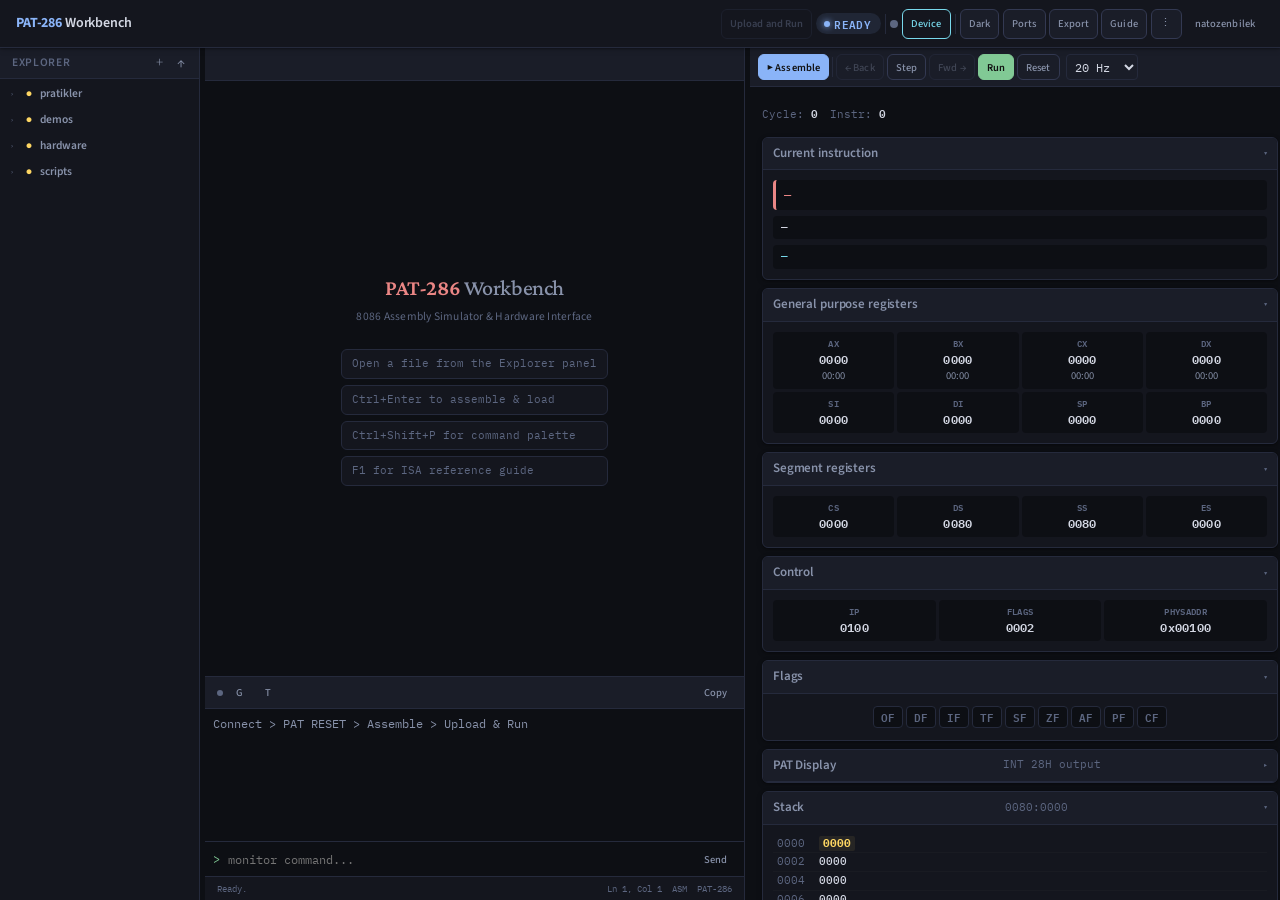
<file: pat286/index.html>
<!DOCTYPE html>
<html lang="en">
<head>
<meta charset="UTF-8">
<meta name="viewport" content="width=device-width, initial-scale=1.0">
<title>PAT-286 Workbench</title>
<link href="https://fonts.googleapis.com/css2?family=IBM+Plex+Mono:wght@400;500;600;700&family=Crimson+Pro:ital,wght@0,400;0,500;0,600;1,400&family=Source+Sans+3:wght@400;500;600;700;800&display=swap" rel="stylesheet">
<link rel="stylesheet" href="styles/variables.css?v=13">
<link rel="stylesheet" href="styles/base.css?v=13">
<link rel="stylesheet" href="styles/editor.css?v=13">
<link rel="stylesheet" href="styles/panels.css?v=13">
<link rel="stylesheet" href="styles/peripherals.css?v=13">
<link rel="stylesheet" href="styles/modals.css?v=13">
<link rel="stylesheet" href="styles/terminal.css?v=13">
<link rel="stylesheet" href="styles/utilities.css?v=13">
</head>
<body>
<header class="hd" role="banner">
  <h1><b>PAT-286</b> Workbench</h1>
  <nav class="hd-r" aria-label="Main actions">
    <button class="b b-upload" id="uploadBtn" onclick="uploadProgram()" data-tip="Upload and run on physical device">Upload and Run</button>
    <span class="pill p-rdy" id="st" role="status">READY</span>
    <div class="sep"></div>
    <span class="serial-dot" id="serialDot"></span>
    <button class="b b-serial" id="serialBtn" onclick="serialConnect()" data-tip="USB serial connection">Device</button>
    <div class="sep"></div>
    <button class="b b-out" id="themeBtn" onclick="toggleTheme()" data-tip="Toggle light/dark theme">Dark</button>
    <span class="hd-overflow-group">
      <button class="b b-out" onclick="openPorts()" data-tip="MUART Port Settings">Ports</button>
      <button class="b b-out" onclick="openExport()" data-tip="Export/Import hex">Export</button>
      <button class="b b-out" onclick="openGuide()" data-tip="ISA Reference (F1)">Guide</button>
    </span>
    <span class="hd-overflow">
      <button class="b b-out hd-overflow-btn" onclick="toggleOverflowMenu()" data-tip="More actions">&#8942;</button>
      <div class="hd-overflow-menu" id="overflowMenu">
        <button class="b" onclick="openPorts();toggleOverflowMenu()">Ports</button>
        <button class="b" onclick="openExport();toggleOverflowMenu()">Export / Import</button>
        <button class="b" onclick="openGuide();toggleOverflowMenu()">ISA Guide</button>
      </div>
    </span>
    <a href="../index.html" class="b hd-home-link" data-tip="Back to main site">natozenbilek</a>
  </nav>
</header>
<div class="mn" role="main">
  <!-- LEFT PANEL: FILE BROWSER -->
  <aside class="lp" role="navigation" aria-label="File browser">
    <div class="file-browser">
      <div class="file-browser-hd">
        <span>Explorer</span>
        <div class="fb-hd-btns">
          <button class="b fb-new-btn" onclick="newEmptyFile()" data-tip="New file">+</button>
          <input type="file" id="openFile" accept=".asm,.c,.cpp,.py,.java,.go,.txt" style="display:none" onchange="openLocalFile(this)">
          <button class="b fb-open-btn" onclick="document.getElementById('openFile').click()" data-tip="Open file from PC">&#8593;</button>
        </div>
      </div>
      <div class="fb-tree" id="fbTree" role="tree"></div>
    </div>
  </aside>

  <!-- EDITOR -->
  <section class="ep" aria-label="Editor">
    <div class="tab-bar-wrap">
      <div class="tab-bar" id="tabBar" role="tablist"></div>
    </div>
    <div class="breadcrumb" id="breadcrumb" hidden aria-label="File path"></div>
    <div class="error-banner" id="errorBanner" hidden role="alert">
      <span id="errorMsg"></span>
      <span class="error-banner-close" onclick="document.getElementById('errorBanner').hidden=true" aria-label="Dismiss">&times;</span>
    </div>
    <div class="ew">
      <div class="ln" id="lns" aria-hidden="true"></div>
      <div class="ed-wrap">
        <div id="edCurLine" hidden></div>
        <div id="edHL" aria-hidden="true"></div>
        <div id="edGhost" hidden aria-hidden="true"></div>
        <textarea id="ed" class="hl-active" spellcheck="false" autocomplete="off" placeholder="; 8086 Assembly — PAT-286" aria-label="Code editor"></textarea>
      </div>
      <div id="edWelcome" class="ed-welcome" hidden>
        <div class="ew-inner">
          <h2><b>PAT-286</b> Workbench</h2>
          <p class="ew-sub">8086 Assembly Simulator &amp; Hardware Interface</p>
          <div class="ew-actions">
            <div class="ew-hint">Open a file from the Explorer panel</div>
            <div class="ew-hint">Ctrl+Enter to assemble &amp; load</div>
            <div class="ew-hint">Ctrl+Shift+P for command palette</div>
            <div class="ew-hint">F1 for ISA reference guide</div>
          </div>
        </div>
      </div>
    </div>
    <!-- Terminal (always open) -->
    <div class="term open" id="termPanel">
      <div class="term-pane" id="termSerial">
        <div class="term-serial-ctrls">
          <span class="serial-dot-sm" id="serialDot2"></span>
          <button class="b" onclick="sendGo()">G</button>
          <button class="b" onclick="sendTrace()">T</button>
          <span class="flex-spacer"></span>
          <button class="b" onclick="copySerialLog()">Copy</button>
        </div>
        <div class="term-output" id="serialLog">Connect > PAT RESET > Assemble > Upload &amp; Run</div>
        <div class="term-input-row">
          <span class="term-prompt">&gt;</span>
          <input id="serialInput" type="text" class="term-input" placeholder="monitor command..." onkeydown="if(event.key==='Enter')serialTermSend()" aria-label="Serial terminal input">
          <button class="b" onclick="serialTermSend()">Send</button>
        </div>
      </div>
    </div>
    <div class="status-bar" role="contentinfo">
      <div class="sb-left">
        <span class="sb-item sb-log" id="log">Ready.</span>
      </div>
      <div class="sb-right">
        <span class="sb-item" id="sbPos">Ln 1, Col 1</span>
        <span class="sb-item" id="sbFileType">ASM</span>
        <span class="sb-item sb-clickable" onclick="openGuide()" data-tip="Ctrl+Shift+P">PAT-286</span>
      </div>
    </div>
  </section>

  <!-- RIGHT PANEL -->
  <aside class="rp" role="complementary" aria-label="Debug panel">
    <div class="sim-bar">
      <div class="sim-ctrls">
        <button class="b bp" id="asmBtn" onclick="assembleWithLoading()" data-tip="Assemble (Ctrl+Enter)">&#9654; Assemble</button>
        <div class="sep"></div>
        <button class="b b-out" id="stepBackBtn" onclick="doStepBack()" data-tip="Step back">&#8592;</button>
        <button class="b b-out" onclick="doStep()" data-tip="Step forward">Step</button>
        <button class="b b-out" id="stepFwdBtn" onclick="doStepForward()" data-tip="Step forward">&#8594;</button>
        <button class="b bg" id="runBtn" onclick="doToggleRun()" data-tip="Run/Pause">Run</button>
        <button class="b b-out" onclick="doReset()" data-tip="Reset CPU">Reset</button>
      </div>
      <select id="spd" onchange="updSpd()" aria-label="Execution speed">
        <option value="5">5 Hz</option><option value="20" selected>20 Hz</option>
        <option value="100">100 Hz</option><option value="500">500 Hz</option><option value="9999">Max</option>
      </select>
    </div>
    <div class="ci" id="rpContent"></div>
  </aside>
</div>
<!-- hidden select for backward compat -->
<select id="ex" style="display:none"></select>

<!-- Export Modal -->
<div id="expOv" class="exp-ov" hidden role="dialog" aria-label="Export/Import">
  <div class="exp-pan">
    <div class="exp-hd"><h3>Export / Import</h3><button class="b" onclick="closeExport()">Close</button></div>
    <div class="exp-body">
      <div class="exp-sub">Assembled hex dump:</div>
      <pre class="exp-out" id="expOut">No program assembled.</pre>
      <div class="exp-sub">Import hex (paste or load file):</div>
      <textarea id="hexIn" class="exp-in" spellcheck="false" placeholder="0300: B0 80 2A 06 00 10 ..." aria-label="Hex input"></textarea>
      <div class="hex-import-actions">
        <button class="b" onclick="loadHexImport()">Load Hex</button>
        <input type="file" id="hexFile" accept=".hex,.txt,.bin" style="display:none" onchange="loadHexFile(this)">
        <button class="b" onclick="document.getElementById('hexFile').click()">Browse...</button>
      </div>
    </div>
    <div class="exp-foot">
      <button class="b b-blu" onclick="copyExport()">Copy</button>
      <button class="b" onclick="dlExport()">Download</button>
    </div>
  </div>
</div>

<!-- Guide Modal -->
<div id="guideOv" class="guide-ov" hidden role="dialog" aria-label="ISA Reference Guide">
  <div class="guide-pan">
    <div class="guide-hd">
      <h2>PAT-286 Workbench — Reference Guide</h2>
      <span class="sb-item" style="font-size:11px">F1 &middot; Esc closes</span>
      <button class="b" onclick="closeGuide()">Close</button>
    </div>
    <div class="guide-body" id="guideBody"></div>
  </div>
</div>

<!-- Ports Modal (generated by app/editor.js) -->
<div id="portsOv" class="exp-ov" hidden role="dialog" aria-label="Port settings"></div>

<!-- Core -->
<script src="core/cpu/core.js?v=13"></script>
<script src="core/cpu/int28.js?v=13"></script>
<script src="core/cpu/decode.js?v=13"></script>
<script src="core/cpu/alu.js?v=13"></script>
<script src="core/cpu/exec.js?v=13"></script>
<script src="core/assembler/parser.js?v=13"></script>
<script src="core/assembler/encoder.js?v=13"></script>
<script src="core/io/state.js?v=13"></script>
<script src="core/io/ports.js?v=13"></script>
<script src="core/transpiler/compiler.js?v=13"></script>
<script src="core/transpiler/bridge.js?v=13"></script>
<!-- App -->
<script src="app/examples.js?v=13"></script>
<script src="app/files/core.js?v=13"></script>
<script src="app/files/tree.js?v=13"></script>
<script src="app/guide/data.js?v=13"></script>
<script src="app/guide/ui.js?v=13"></script>
<script src="app/serial/core.js?v=13"></script>
<script src="app/serial/upload.js?v=13"></script>
<script src="app/highlighter/constants.js?v=13"></script>
<script src="app/highlighter/render.js?v=13"></script>
<script src="app/panels/layout.js?v=13"></script>
<script src="app/panels/display.js?v=13"></script>
<script src="app/render/core.js?v=13"></script>
<script src="app/render/io.js?v=13"></script>
<script src="app/main/sim.js?v=13"></script>
<script src="app/main/editor.js?v=13"></script>
<script src="app/editor/tooltips.js?v=13"></script>
<script src="app/editor/features.js?v=13"></script>
<!-- UI enhancements -->
<script src="app/ui/resize-handles.js?v=13"></script>
<script src="app/ui/keyboard-nav.js?v=13"></script>
<script src="app/ui/command-palette.js?v=13"></script>
<script src="app/ui/search-replace.js?v=13"></script>
</body>
</html>
</file>
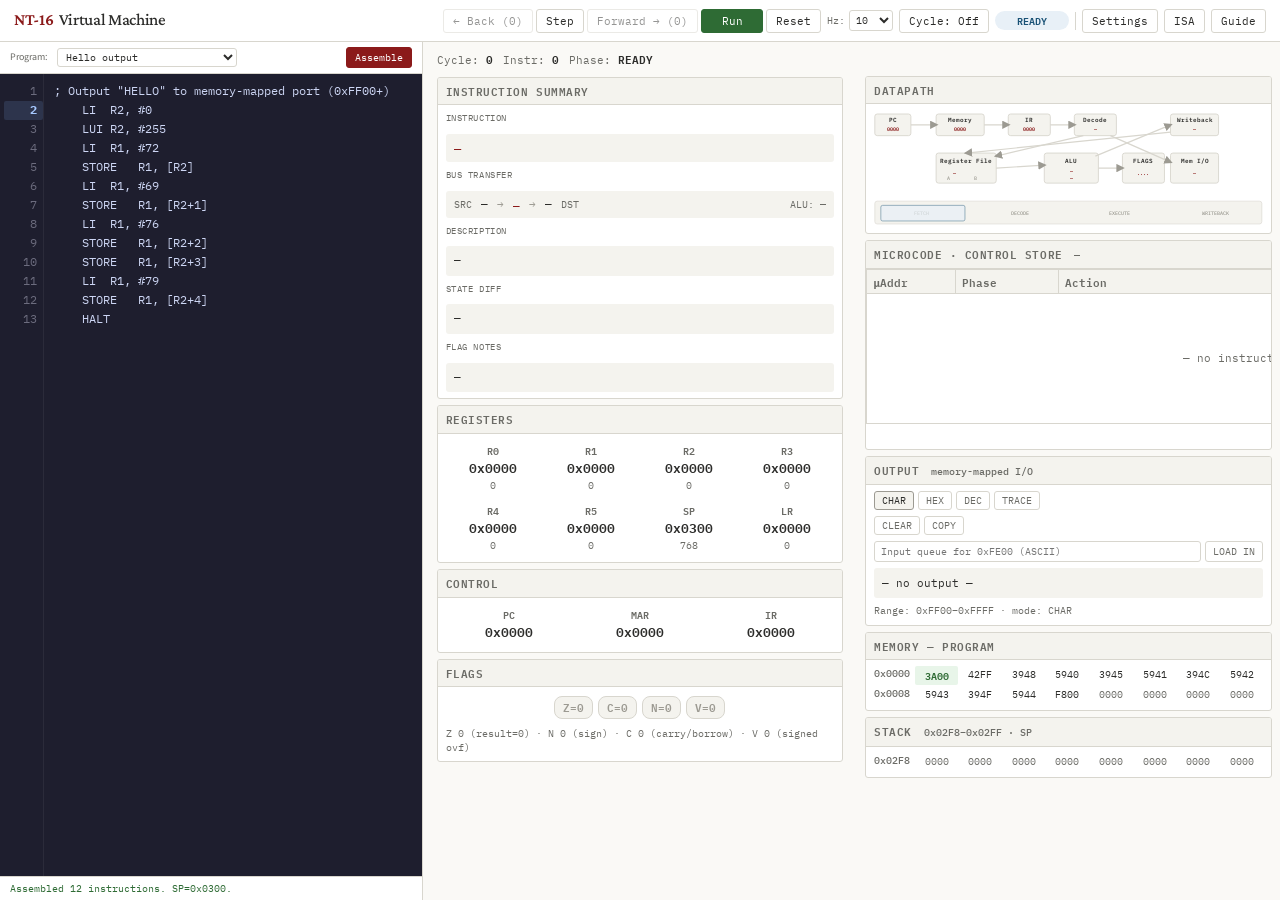
<file: nt16-vm.html>
<!DOCTYPE html>
<html lang="en">
<head>
<meta charset="UTF-8">
<meta name="viewport" content="width=device-width, initial-scale=1.0">
<title>NT-16 Virtual Machine</title>
<link href="https://fonts.googleapis.com/css2?family=IBM+Plex+Mono:wght@400;500;600&family=Crimson+Pro:ital,wght@0,400;0,500;0,600;1,400&family=Source+Sans+3:wght@400;500;600&display=swap" rel="stylesheet">
<style>
:root {
  --bg: #faf9f6;
  --bg2: #ffffff;
  --bg3: #f4f3ee;
  --bg-ed: #1e1e2e;
  --text: #2c2c2a;
  --text2: #6b6b66;
  --text3: #9c9a92;
  --brd: #d8d6ce;
  --acc: #8b1a1a;
  --acc-l: #f5e6e6;
  --blu: #1a5276;
  --blu-l: #e8f0f7;
  --grn: #2e6b34;
  --grn-l: #e8f5e9;
  --amb: #7a5c00;
  --amb-l: #fef8e1;
  --red: #a32d2d;
  --red-l: #fde8e8;
  --mono: 'IBM Plex Mono', monospace;
  --sans: 'Source Sans 3', sans-serif;
  --serif: 'Crimson Pro', serif;
  --r: 3px;
}
@media(prefers-color-scheme:dark){:root{
  --bg:#1a1a1e;--bg2:#232328;--bg3:#1e1e22;--bg-ed:#16161a;
  --text:#dcdad1;--text2:#ada99d;--text3:#837e72;--brd:#3f3f44;
  --acc:#e07070;--acc-l:#3a2020;--blu:#6ab0e8;--blu-l:#1a2a3a;
  --grn:#6bc96f;--grn-l:#1a2e1c;--amb:#e8c44a;--amb-l:#2e2a10;
  --red:#e86060;--red-l:#3a1e1e;
}}
:root[data-theme='light']{
  --bg:#faf9f6;--bg2:#ffffff;--bg3:#f4f3ee;--bg-ed:#1e1e2e;
  --text:#2c2c2a;--text2:#6b6b66;--text3:#9c9a92;--brd:#d8d6ce;
  --acc:#8b1a1a;--acc-l:#f5e6e6;--blu:#1a5276;--blu-l:#e8f0f7;
  --grn:#2e6b34;--grn-l:#e8f5e9;--amb:#7a5c00;--amb-l:#fef8e1;
  --red:#a32d2d;--red-l:#fde8e8;
}
:root[data-theme='dark']{
  --bg:#1a1a1e;--bg2:#232328;--bg3:#1e1e22;--bg-ed:#16161a;
  --text:#dcdad1;--text2:#ada99d;--text3:#837e72;--brd:#3f3f44;
  --acc:#e07070;--acc-l:#3a2020;--blu:#6ab0e8;--blu-l:#1a2a3a;
  --grn:#6bc96f;--grn-l:#1a2e1c;--amb:#e8c44a;--amb-l:#2e2a10;
  --red:#e86060;--red-l:#3a1e1e;
}
*{margin:0;padding:0;box-sizing:border-box}
body{font-family:var(--sans);background:var(--bg);color:var(--text);font-size:13.5px;line-height:1.55;min-height:100vh;height:100vh;overflow:hidden;display:flex;flex-direction:column}
.home-lnk{font-family:var(--mono);font-size:10px;font-weight:500;color:var(--text2);text-decoration:none;padding:4px 9px;border:1px solid var(--brd);border-radius:var(--r);background:var(--bg3);white-space:nowrap;flex-shrink:0;transition:background .1s,color .1s,border-color .1s}
.home-lnk:hover{background:var(--bg);color:var(--text);border-color:var(--text3)}
.hd{display:flex;align-items:center;gap:10px;padding:6px 14px;border-bottom:1px solid var(--brd);background:var(--bg2);min-height:42px;flex-wrap:wrap;flex-shrink:0}
.hd h1{font-family:var(--serif);font-size:17px;font-weight:500;letter-spacing:-.02em}
.hd h1 b{color:var(--acc);font-weight:600}
.sep{width:1px;height:18px;background:var(--brd)}
.ctrls{display:flex;gap:3px}
.hd-right{margin-left:auto;display:flex;align-items:center;gap:6px;flex-wrap:wrap;justify-content:flex-end}
.b{font-family:var(--mono);font-size:10.5px;padding:4px 9px;border:1px solid var(--brd);border-radius:var(--r);background:var(--bg2);color:var(--text);cursor:pointer;transition:all .1s;white-space:nowrap}
.b:hover{background:var(--bg3)}.b:active{transform:scale(.97)}
.b:disabled{opacity:.5;cursor:not-allowed;transform:none}
.bp{background:var(--acc);color:#fff;border-color:var(--acc)}.bp:hover{opacity:.9;background:var(--acc)}
.bg{background:var(--grn);color:#fff;border-color:var(--grn)}.bg:hover{opacity:.9;background:var(--grn)}
.b-blu{background:var(--blu);color:#fff;border-color:var(--blu)}.b-blu:hover{opacity:.9;background:var(--blu)}
#runBtn{min-width:62px;text-align:center}
.spd{display:flex;align-items:center;gap:4px}
.spd label{font-size:10px;color:var(--text2);font-family:var(--mono)}
.spd select{font-family:var(--mono);font-size:10px;padding:2px;border:1px solid var(--brd);border-radius:var(--r);background:var(--bg2);color:var(--text)}
.pill{font-family:var(--mono);font-size:9.5px;padding:2px 8px;border-radius:10px;font-weight:600;display:inline-flex;align-items:center;justify-content:center;min-width:74px}
.p-rdy{background:var(--blu-l);color:var(--blu)}
.p-run{background:var(--grn-l);color:var(--grn)}
.p-hlt{background:var(--amb-l);color:var(--amb)}
.p-err{background:var(--red-l);color:var(--red)}

.mn{display:grid;grid-template-columns:repeat(3,minmax(0,1fr));grid-template-rows:minmax(0,1fr);column-gap:6px;flex:1;min-height:0;position:relative}
.ep{grid-column:1;grid-row:1;min-width:0;display:flex;flex-direction:column;border-right:1px solid var(--brd)}
.eh{display:flex;align-items:center;flex-wrap:wrap;gap:6px 10px;padding:5px 10px;border-bottom:1px solid var(--brd);background:var(--bg2);font-size:10px}
.eh span{color:var(--text2)}.eh select{font-family:var(--mono);font-size:10px;padding:1px 4px;border:1px solid var(--brd);border-radius:var(--r);background:var(--bg2);color:var(--text)}
.eh select{color-scheme:dark}
.eh select option{background:var(--bg2);color:var(--text)}
.eh-side{margin-left:auto;display:flex;align-items:center;gap:8px;flex-wrap:wrap;justify-content:flex-end}
.eh-side .b{padding:3px 8px;font-size:10px}
.ew{flex:1;display:flex;overflow:hidden;min-height:0;overscroll-behavior:contain;--ed-fs:11.5px;--ed-lh:18.975px;--ed-pad-t:8px;--ed-pad-x:10px}
.ln{flex-shrink:0;padding:var(--ed-pad-t) 0 var(--ed-pad-t) 4px;background:var(--bg-ed);color:#6c6c7e;font-family:var(--mono);font-size:var(--ed-fs);line-height:var(--ed-lh);text-align:right;user-select:none;overflow-y:auto;overflow-x:hidden;min-width:2.75rem;tab-size:4;border-right:1px solid rgba(255,255,255,.06);scrollbar-width:none;-ms-overflow-style:none;display:flex;flex-direction:column;align-items:stretch;box-sizing:border-box}
.ln::-webkit-scrollbar{display:none;width:0;height:0}
.ln-row{display:block;text-align:right;padding:0 6px 0 4px;border-radius:2px;cursor:pointer;transition:background .12s;box-sizing:border-box;line-height:var(--ed-lh);min-height:var(--ed-lh)}
.ln-row:hover{background:rgba(255,255,255,.07)}
.ln-bp{box-shadow:inset 3px 0 0 #e87070;background:rgba(232,112,112,.12)}
.ln-err{box-shadow:inset 3px 0 0 #d9534f;background:rgba(217,83,79,.16)}
.ln-cur{font-weight:700;color:#a6c8ff;background:rgba(137,180,250,.14)}
.ln-row.ln-bp.ln-cur{box-shadow:inset 3px 0 0 #e87070;background:rgba(180,140,200,.18)}
.ed-line-hi{position:absolute;inset:0;pointer-events:none;z-index:0;overflow:hidden;border-radius:0}
.ed-line-hi-bar{position:absolute;left:0;right:0;background:rgba(137,180,250,.14);border-left:3px solid rgba(137,180,250,.65);box-sizing:border-box}
.ed-wrap{flex:1;display:flex;flex-direction:column;position:relative;min-width:0;min-height:0;align-self:stretch;background:var(--bg-ed)}
#ed{
  flex:1;min-height:120px;min-width:0;width:100%;box-sizing:border-box;position:relative;z-index:1;margin:0;
  font-family:var(--mono),ui-monospace,Courier New,monospace;
  font-size:var(--ed-fs);line-height:var(--ed-lh);font-weight:400;font-synthesis:none;letter-spacing:0;
  font-variant-ligatures:none;tab-size:4;-webkit-font-smoothing:antialiased;-moz-osx-font-smoothing:grayscale;
  background:var(--bg-ed);color:#cdd6f4;caret-color:#89dceb;padding:var(--ed-pad-t) var(--ed-pad-x);
  border:none;outline:none;resize:none;appearance:none;-webkit-appearance:none;border-radius:0;
  white-space:pre;overflow:auto;overscroll-behavior:contain;
  scrollbar-width:thin;scrollbar-color:rgba(205,214,244,.35) var(--bg-ed)
}
#ed::placeholder{color:#585868;opacity:1}
#ed::selection{background:rgba(137,180,250,.35)}
#ed::-webkit-scrollbar{width:10px;height:10px}
#ed::-webkit-scrollbar-track{background:var(--bg-ed)}
#ed::-webkit-scrollbar-thumb{background:rgba(205,214,244,.28);border-radius:6px;border:2px solid var(--bg-ed)}
#ed::-webkit-scrollbar-thumb:hover{background:rgba(205,214,244,.45)}
#ed::-webkit-scrollbar-corner{background:var(--bg-ed)}
body[data-editor-theme='light'] .ln{background:#f7f7fb;color:#6b7280;border-right:1px solid #d1d5db}
body[data-editor-theme='light'] .ln-row:hover{background:rgba(31,41,55,.06)}
body[data-editor-theme='light'] .ed-wrap{background:#ffffff}
body[data-editor-theme='light'] #ed{background:#ffffff;color:#111827;caret-color:#0f766e;scrollbar-color:rgba(75,85,99,.35) #ffffff}
body[data-editor-theme='light'] #ed::placeholder{color:#9ca3af}
body[data-editor-theme='light'] #ed::selection{background:rgba(59,130,246,.22)}
body[data-editor-theme='light'] #ed::-webkit-scrollbar-track{background:#ffffff}
body[data-editor-theme='light'] #ed::-webkit-scrollbar-thumb{background:rgba(75,85,99,.28);border:2px solid #ffffff}
body[data-editor-theme='light'] #ed::-webkit-scrollbar-thumb:hover{background:rgba(75,85,99,.45)}
body[data-editor-theme='light'] #ed::-webkit-scrollbar-corner{background:#ffffff}
.lb{padding:4px 10px;font-family:var(--mono);font-size:10px;border-top:1px solid var(--brd);background:var(--bg2);color:var(--text2);min-height:22px;max-height:64px;overflow-y:auto;overscroll-behavior:contain;scrollbar-width:thin;scrollbar-color:var(--brd) var(--bg2)}
.lb::-webkit-scrollbar{width:6px}.lb::-webkit-scrollbar-thumb{background:var(--brd);border-radius:4px}
.le{color:var(--red)}.ls{color:var(--grn)}
.log-ln-btn{font:inherit;border:none;background:transparent;color:var(--blu);text-decoration:underline;cursor:pointer;padding:0}
.log-ln-btn:hover{color:var(--acc)}

.cp,.cp-right{display:flex;flex-direction:column;overflow-y:auto;overflow-x:hidden;background:var(--bg);min-height:0;overscroll-behavior:contain;scrollbar-width:thin;scrollbar-color:var(--brd) transparent}
.cp{grid-column:2;grid-row:1}
.cp-right{grid-column:3;grid-row:1;border-top:none;border-left:none}
.cp::-webkit-scrollbar,.cp-right::-webkit-scrollbar{width:9px}
.cp::-webkit-scrollbar-track,.cp-right::-webkit-scrollbar-track{background:transparent}
.cp::-webkit-scrollbar-thumb,.cp-right::-webkit-scrollbar-thumb{background:var(--brd);border-radius:5px;border:2px solid var(--bg)}
.ci{padding:6px 8px;display:flex;flex-direction:column;gap:6px}
.cp-right .ci{padding-top:6px}
.cp-spacer{min-height:22px;border:1px solid transparent;border-radius:10px;padding:2px 8px;font-family:var(--mono);font-size:9.5px;opacity:0;pointer-events:none;user-select:none}
.rw{display:flex;flex-direction:column;gap:6px}
.rw > .cd{min-width:0}
.cd{background:var(--bg2);border:1px solid var(--brd);border-radius:var(--r);overflow:hidden}
.ch{font-family:var(--mono);font-size:10.6px;font-weight:600;text-transform:uppercase;letter-spacing:.05em;color:var(--text2);padding:5px 8px;border-bottom:1px solid var(--brd);background:var(--bg3)}
.ch .ch-sub{font-weight:500;text-transform:none;letter-spacing:0;color:var(--text2);font-size:9.8px;margin-left:4px}
.cb{padding:6px 8px}

.rg{display:grid;grid-template-columns:repeat(4,1fr);gap:3px}
.rc{display:flex;flex-direction:column;align-items:center;padding:3px;border-radius:var(--r);transition:background .2s}
.rc.chg{background:var(--blu-l)}
.rn{font-family:var(--mono);font-size:10px;color:var(--text2);font-weight:600}
.rv{font-family:var(--mono);font-size:13px;font-weight:600;color:var(--text)}
.rd{font-family:var(--mono);font-size:9.8px;color:var(--text2)}

.fr{display:flex;gap:5px;justify-content:center;padding:3px 0}
.fb{font-family:var(--mono);font-size:10.8px;font-weight:600;padding:2px 8px;border-radius:8px;background:var(--bg3);border:1px solid var(--brd);color:var(--text3);transition:all .2s}
.fb.fs{background:var(--amb-l);border-color:var(--amb);color:var(--amb)}

.bd{display:flex;align-items:center;flex-wrap:wrap;gap:6px 9px;font-family:var(--mono);font-size:11.2px;padding:5px 8px;background:var(--bg3);border-radius:var(--r)}
.ba{color:var(--text3)}.bv{font-weight:600;color:var(--acc)}.bl{color:var(--text2);font-size:9.8px}

.ir{font-family:var(--mono);font-size:12px;padding:5px 8px;background:var(--bg3);border-radius:var(--r);text-align:left;color:var(--acc);font-weight:600;display:block;width:100%;max-width:none;white-space:nowrap;overflow:hidden;text-overflow:ellipsis}
.blk-lbl{font-family:var(--mono);font-size:9.2px;text-transform:uppercase;letter-spacing:.06em;color:var(--text2);margin-bottom:2px}

.mg{display:grid;grid-template-columns:auto repeat(8,1fr);gap:1px;font-family:var(--mono);font-size:9.5px}
.ma{color:var(--text2);padding:1px 4px 1px 0;text-align:right;font-weight:500}
.mv{text-align:center;padding:2px 1px;border-radius:2px;color:var(--text2);transition:all .15s}
.mv.nz{color:var(--text)}.mv.pc{background:var(--grn-l);color:var(--grn);font-weight:600}
.mv.sp{background:var(--amb-l);color:var(--amb);font-weight:600}

.cyc{display:flex;gap:10px;font-family:var(--mono);font-size:11px;color:var(--text2);padding:2px 0}
.cyc b{color:var(--text);font-weight:600}

.ms{font-family:var(--mono);font-size:11.2px;color:var(--text);padding:6px 8px;background:var(--bg3);border-radius:var(--r);line-height:1.6}
.out-box{font-family:var(--mono);font-size:10.8px;line-height:1.5;background:var(--bg3);border-radius:var(--r);padding:7px 8px;max-height:120px;overflow:auto;white-space:pre-wrap;word-break:break-word}
.out-meta{font-family:var(--mono);font-size:10px;color:var(--text2);margin-top:5px}
.out-modes{display:flex;gap:4px;margin-bottom:6px;flex-wrap:wrap}
.out-btn{font-family:var(--mono);font-size:10px;padding:2px 7px;border:1px solid var(--brd);border-radius:var(--r);background:var(--bg2);color:var(--text2);cursor:pointer}
.out-btn.on{background:var(--bg3);color:var(--text);border-color:var(--text3)}
.out-actions{display:flex;gap:4px;margin-bottom:6px}
.out-in{display:flex;gap:4px;margin-bottom:6px}
.out-in input{flex:1;font-family:var(--mono);font-size:10px;padding:3px 6px;border:1px solid var(--brd);border-radius:var(--r);background:var(--bg2);color:var(--text)}
.flag-help{font-family:var(--mono);font-size:10px;color:var(--text2);margin-top:5px;line-height:1.4}
.mob-tabs{display:none}
@media(max-width:720px){.hd{gap:8px}.pill{margin-left:0}}
@media(max-width:640px){
  .mob-tabs{display:flex;gap:4px;padding:6px 10px;border-bottom:1px solid var(--brd);background:var(--bg2)}
  .mob-tabs .b{font-size:10px;padding:4px 8px}
  .mob-tabs .b.on{background:var(--bg3);border-color:var(--text3);color:var(--text);font-weight:600}
  body[data-mobiletab="editor"] .cp,body[data-mobiletab="editor"] .cp-right{display:none}
  body[data-mobiletab="state"] .ep,body[data-mobiletab="state"] .cp-right{display:none}
  body[data-mobiletab="memory"] .ep,body[data-mobiletab="memory"] .cp{display:none}
  .mn{display:flex;flex-direction:column}
  .ep,.cp,.cp-right{width:100%;min-width:0;border-right:none}
  .ep{max-height:none;border-bottom:1px solid var(--brd)}
  .cp-right{border-top:none}
  .cp-right .ci{padding-top:6px}
}

/* ===== DATAPATH SVG ===== */
.dp-svg{width:100%;height:auto;display:block}
.dp-svg text{font-family:var(--mono);fill:var(--text)}
.dp-svg .dp-box{fill:var(--bg3);stroke:var(--brd);stroke-width:1.5;rx:4;ry:4}
.dp-svg .dp-box-act{fill:var(--blu-l);stroke:var(--blu);stroke-width:2}
.dp-svg .dp-bus{stroke:var(--brd);stroke-width:2;fill:none}
.dp-svg .dp-bus-act{stroke:var(--acc);stroke-width:2.5;fill:none}
.dp-svg .dp-label{font-size:8px;fill:var(--text3);font-weight:500}
.dp-svg .dp-val{font-size:9px;fill:var(--acc);font-weight:600}
.dp-svg .dp-title{font-size:10px;fill:var(--text);font-weight:600}
.dp-svg .dp-arrow{fill:var(--text3)}
.dp-svg .dp-arrow-act{fill:var(--acc)}
.dp-svg .dp-dot{r:3;fill:var(--acc);opacity:0}
.dp-svg .dp-dot.on{opacity:1;animation:dp-pulse .6s ease-in-out}
@keyframes dp-pulse{0%{opacity:0;r:2}50%{opacity:1;r:4}100%{opacity:.7;r:3}}
@media(prefers-color-scheme:dark){
  .dp-svg .dp-box{fill:var(--bg3);stroke:var(--brd)}
  .dp-svg .dp-box-act{fill:rgba(106,176,232,.15);stroke:var(--blu)}
}

/* ===== MICROCODE VIEWER ===== */
.uc-tbl{width:100%;min-width:760px;border-collapse:collapse;font-family:var(--mono);font-size:11.2px;line-height:1.55;table-layout:fixed}
.uc-tbl th{background:var(--bg3);border:1px solid var(--brd);padding:3px 6px;text-align:left;font-weight:600;color:var(--text2);position:sticky;top:0;z-index:1}
.uc-tbl td{border:1px solid var(--brd);padding:3px 6px;color:var(--text2)}
.uc-tbl th:nth-child(1),.uc-tbl td:nth-child(1){width:84px}
.uc-tbl th:nth-child(2),.uc-tbl td:nth-child(2){width:98px}
.uc-tbl th:nth-child(3),.uc-tbl td:nth-child(3){width:320px}
.uc-tbl th:nth-child(4),.uc-tbl td:nth-child(4){width:220px}
.uc-tbl th,.uc-tbl td{white-space:nowrap}
.uc-tbl tr.uc-act{background:var(--grn-l)!important}
.uc-tbl tr.uc-act td{color:var(--grn);font-weight:600}
.uc-tbl tr.uc-done{background:var(--bg3)}
.uc-tbl tr.uc-done td{color:var(--text3)}
.uc-empty-cell{height:130px;text-align:center;color:var(--text3);vertical-align:middle}
.uc-wrap{height:180px;overflow-x:auto;overflow-y:scroll;overscroll-behavior:contain;scrollbar-gutter:stable;scrollbar-width:thin;scrollbar-color:var(--brd) transparent}
.uc-wrap::-webkit-scrollbar{width:6px}.uc-wrap::-webkit-scrollbar-thumb{background:var(--brd);border-radius:4px}

/* ===== EXPORT MODAL ===== */
.exp-ov{position:fixed;inset:0;z-index:600;display:flex;align-items:center;justify-content:center;padding:20px;background:rgba(26,26,30,.5);backdrop-filter:blur(3px);-webkit-backdrop-filter:blur(3px)}
.exp-ov[hidden]{display:none!important}
.exp-pan{max-width:560px;width:100%;background:var(--bg2);border:1px solid var(--brd);border-radius:6px;box-shadow:0 16px 48px rgba(0,0,0,.2);display:flex;flex-direction:column;max-height:80vh;overflow:hidden}
.exp-hd{display:flex;align-items:center;gap:8px;padding:10px 14px;border-bottom:1px solid var(--brd);background:var(--bg3)}
.exp-hd h3{font-family:var(--serif);font-size:1rem;font-weight:600;flex:1}
.exp-body{padding:12px 14px;overflow-y:auto;flex:1}
.exp-tabs{display:flex;gap:4px;margin-bottom:10px}
.exp-tab{font-family:var(--mono);font-size:10px;padding:4px 10px;border:1px solid var(--brd);border-radius:var(--r);cursor:pointer;background:var(--bg2);color:var(--text2);transition:all .12s}
.exp-tab:hover{background:var(--bg3)}.exp-tab.on{background:var(--bg3);border-color:var(--text3);color:var(--text);font-weight:600}
.exp-out{font-family:var(--mono);font-size:10px;line-height:1.6;background:var(--bg-ed);color:#cdd6f4;padding:10px 12px;border-radius:var(--r);border:1px solid var(--brd);white-space:pre;overflow-x:auto;max-height:300px;overflow-y:auto;user-select:all;cursor:text}
.exp-in{font-family:var(--mono);font-size:10px;line-height:1.45;background:var(--bg-ed);color:#cdd6f4;padding:8px 10px;border-radius:var(--r);border:1px solid var(--brd);width:100%;min-height:88px;resize:vertical}
.exp-sub{font-family:var(--mono);font-size:9.5px;color:var(--text2);margin:6px 0}
.exp-foot{padding:8px 14px;border-top:1px solid var(--brd);display:flex;gap:6px;justify-content:flex-end}

/* ===== ISA SIDEBAR ===== */
.isa-side{position:absolute;right:0;top:0;bottom:0;width:0;overflow:hidden;transition:width .25s ease;border-left:0 solid var(--brd);background:var(--bg2);display:flex;flex-direction:column;z-index:30}
.isa-side.open{width:min(320px,35vw);border-left-width:1px;box-shadow:-4px 0 24px rgba(0,0,0,.15)}
@media(max-width:900px){.isa-side.open{width:min(280px,40vw)}}
@media(max-width:640px){.isa-side.open{position:fixed;right:0;top:0;bottom:0;width:85vw;z-index:400;box-shadow:-4px 0 24px rgba(0,0,0,.15)}}
.isa-sh{display:flex;align-items:center;gap:6px;padding:6px 10px;border-bottom:1px solid var(--brd);background:var(--bg3);flex-shrink:0}
.isa-sh h3{font-family:var(--serif);font-size:13px;font-weight:600;flex:1}
.isa-sb{flex:1;overflow-y:auto;overflow-x:hidden;padding:8px 10px;overscroll-behavior:contain;scrollbar-width:thin;scrollbar-color:var(--brd) transparent;font-size:11.5px;line-height:1.6}
.isa-sb::-webkit-scrollbar{width:6px}.isa-sb::-webkit-scrollbar-thumb{background:var(--brd);border-radius:4px}
.isa-sb h4{font-family:var(--mono);font-size:9.8px;font-weight:600;text-transform:uppercase;letter-spacing:.06em;color:var(--text2);margin:10px 0 4px;padding-bottom:2px;border-bottom:1px solid var(--brd)}
.isa-sb h4:first-child{margin-top:0}
.isa-sb table{border-collapse:collapse;width:100%;font-size:10.2px;margin:4px 0}
.isa-sb th,.isa-sb td{border:1px solid var(--brd);padding:2px 5px;text-align:left}
.isa-sb th{background:var(--bg3);font-family:var(--mono);font-size:9.2px;font-weight:600;color:var(--text2)}
.isa-sb code{font-family:var(--mono);font-size:9px;padding:0 3px;background:var(--bg3);border-radius:2px;color:var(--acc)}
.isa-sb .isa-note{font-size:10px;color:var(--text2);border-left:2px solid var(--blu);padding:4px 8px;background:var(--blu-l);margin:6px 0;border-radius:0 2px 2px 0}

/* ===== DOC MODAL (kept from original) ===== */
.doc-ov{position:fixed;inset:0;z-index:500;display:flex;align-items:center;justify-content:center;padding:20px 14px;overflow:hidden;overscroll-behavior:none;background:rgba(26,26,30,.52);backdrop-filter:blur(4px);-webkit-backdrop-filter:blur(4px)}
.doc-ov[hidden]{display:none!important}
.doc-panel{max-width:min(56rem,100%);width:100%;max-height:min(92dvh,92vh);margin:auto;background:var(--bg2);border:1px solid var(--brd);border-radius:6px;box-shadow:0 20px 60px rgba(0,0,0,.22);display:flex;flex-direction:column;overflow:hidden;overscroll-behavior:contain}
.doc-panel-hd{display:flex;align-items:center;gap:10px;padding:10px 14px;border-bottom:1px solid var(--brd);background:var(--bg3);flex-shrink:0}
.doc-panel-hd h2{font-family:var(--serif);font-size:1.05rem;font-weight:600;margin:0;flex:1}
.doc-panel-hd .b{padding:4px 10px}
.doc-hint{font-size:10px;font-family:var(--mono);color:var(--text2);white-space:nowrap}
@media(max-width:640px){.doc-hint{display:none}}
.doc-scroll{display:flex;flex-direction:column;flex:1;min-height:0;overflow:hidden}
.doc-isa-split{display:flex;flex-direction:column;flex:1;min-height:0;overflow:hidden}
.doc-isa-nav{display:flex;flex-wrap:wrap;gap:4px;padding:8px 12px;border-bottom:1px solid var(--brd);background:var(--bg);flex-shrink:0}
.doc-subtab{font-family:var(--mono);font-size:10px;padding:5px 9px;border:1px solid var(--brd);border-radius:var(--r);cursor:pointer;background:var(--bg2);color:var(--text2);transition:all .12s}
.doc-subtab:hover{color:var(--text);background:var(--bg3)}
.doc-subtab.on{background:var(--bg3);border-color:var(--text3);color:var(--text);font-weight:600}
.doc-isa-scroll{flex:1;min-height:0;overflow-y:auto;overflow-x:hidden;overscroll-behavior:contain;-webkit-overflow-scrolling:touch;padding:0 16px 20px;scrollbar-width:thin;scrollbar-color:var(--brd) transparent}
.doc-isa-scroll::-webkit-scrollbar{width:9px}.doc-isa-scroll::-webkit-scrollbar-track{background:transparent}
.doc-isa-scroll::-webkit-scrollbar-thumb{background:var(--brd);border-radius:5px;border:2px solid var(--bg2)}
.doc-scroll-article{max-width:100%;padding-top:14px;font-family:var(--sans);font-size:13px;line-height:1.62;color:var(--text)}
.doc-scroll-article h3{font-family:var(--serif);font-size:1.02rem;font-weight:600;margin:1.15rem 0 .45rem}
.doc-scroll-article h3:first-child{margin-top:0}
.doc-scroll-article h4{font-size:11px;font-weight:600;text-transform:uppercase;letter-spacing:.06em;color:var(--text2);margin:1rem 0 .35rem}
.doc-scroll-article p{margin:.45rem 0}
.doc-scroll-article ol{margin:.45rem 0;padding-left:1.25rem}
.doc-scroll-article table{border-collapse:collapse;width:100%;font-size:11.5px;margin:.55rem 0}
.doc-scroll-article th,.doc-scroll-article td{border:1px solid var(--brd);padding:5px 7px;text-align:left}
.doc-scroll-article th{background:var(--bg3);font-family:var(--mono);font-size:10px;font-weight:600;color:var(--text2)}
.doc-scroll-article code{font-family:var(--mono);font-size:10.5px;padding:1px 4px;border-radius:2px;background:var(--bg3);color:var(--acc)}
.doc-scroll-article pre{font-family:var(--mono);font-size:10px;line-height:1.5;padding:10px 12px;border-radius:var(--r);background:var(--bg-ed);color:#cdd6f4;overflow-x:auto;margin:.6rem 0;border:1px solid var(--brd)}
.doc-note{font-size:11.5px;color:var(--text2);border-left:3px solid var(--blu);padding:8px 12px;background:var(--blu-l);margin:12px 0;border-radius:0 var(--r) var(--r) 0}
@media(prefers-color-scheme:dark){.doc-note{background:var(--blu-l);color:var(--text)}}
.doc-card{margin:.6rem 0 1rem;border:1px solid var(--brd);border-radius:var(--r);background:linear-gradient(180deg,var(--blu-l),var(--bg2));padding:10px 12px}
.doc-card h4{margin:.1rem 0 .45rem!important}
.doc-card table{margin:.35rem 0}
.doc-card.doc-card-warn{background:linear-gradient(180deg,var(--amb-l),var(--bg2))}
.doc-fig{margin:.6rem 0;border:1px solid var(--brd);border-radius:var(--r);background:var(--bg3);padding:8px}
.doc-fig svg{width:100%;height:auto;display:block}
.doc-fig text{font-family:var(--mono);font-size:10px;fill:var(--text)}
.doc-fig .bx{fill:var(--bg2);stroke:var(--text2);stroke-width:1}
.doc-fig .ln{stroke:var(--text2);stroke-width:1.5;fill:none}
.doc-fig .mut{fill:var(--text2)}
.doc-dispatch{margin-top:.15rem}
.doc-dispatch .dd-sec{margin:1.15rem 0 .5rem;font-size:11px;font-weight:600;text-transform:uppercase;letter-spacing:.06em;color:var(--text2);padding-bottom:4px;border-bottom:1px solid var(--brd)}
.doc-dispatch .dd-sec:first-child{margin-top:0}
.doc-dispatch .dd-note{font-size:10.5px;color:var(--text2);margin:.5rem 0;line-height:1.55}
.doc-dispatch .dd-router{background:var(--bg3);border:1px solid var(--brd);border-radius:var(--r);padding:10px 12px;margin:.65rem 0}
.doc-dispatch .dd-router>h4{font-size:11px;font-weight:600;margin:0 0 .45rem;color:var(--text);text-transform:none;letter-spacing:0}
.doc-dispatch table{font-size:10.5px;margin:.4rem 0}
.doc-dispatch th{font-size:9.5px}
.doc-dispatch tr.dd-hi{background:var(--blu-l)}
.doc-dispatch .fmt{display:inline-block;padding:1px 6px;border-radius:var(--r);font-size:9px;font-weight:600;font-family:var(--mono);vertical-align:middle}
.doc-dispatch .fmt-r{background:var(--blu-l);color:var(--blu)}
.doc-dispatch .fmt-iw{background:var(--grn-l);color:var(--grn)}
.doc-dispatch .fmt-is{background:#e8ecf8;color:#3d4a7a}
.doc-dispatch .fmt-j{background:var(--amb-l);color:var(--amb)}
.doc-dispatch .fmt-sp{background:var(--red-l);color:var(--red)}
.bitbar{--bitw:20px;display:flex;width:calc(var(--bitw) * 16);max-width:100%;border:1px solid var(--brd);border-radius:4px;overflow:hidden;font-family:var(--mono);font-size:9px;line-height:1.4}
.bitbar .seg{flex:none;padding:2px 4px;border-right:1px solid var(--brd);text-align:center;white-space:nowrap;overflow:hidden;text-overflow:ellipsis}
.bitbar .seg:last-child{border-right:none}
.bitbar .w2{width:calc(var(--bitw) * 2)}.bitbar .w3{width:calc(var(--bitw) * 3)}.bitbar .w5{width:calc(var(--bitw) * 5)}.bitbar .w8{width:calc(var(--bitw) * 8)}.bitbar .w11{width:calc(var(--bitw) * 11)}
.bitbar .op{background:var(--blu-l);color:var(--blu)}
.bitbar .reg{background:var(--bg3);color:var(--text)}
.bitbar .imm{background:var(--grn-l);color:var(--grn)}
.bitbar .fn{background:var(--amb-l);color:var(--amb)}
@media(prefers-color-scheme:dark){
  .doc-dispatch tr.dd-hi{background:rgba(106,176,232,.14)}
  .doc-dispatch .fmt-is{background:#252838;color:#9aa8e8}
  .doc-card{background:linear-gradient(180deg,rgba(106,176,232,.12),var(--bg2))}
  .doc-card.doc-card-warn{background:linear-gradient(180deg,rgba(232,196,74,.10),var(--bg2))}
}
</style>
</head>
<body>
<div class="hd">
  <h1><b>NT-16</b> &thinsp;Virtual Machine</h1>
  <div class="hd-right">
    <div class="ctrls">
      <button class="b" id="stepBackBtn" onclick="doStepBack()" title="Previous step">&#x2190; Back</button>
      <button class="b" onclick="doStep()" title="One instruction">Step</button>
      <button class="b" id="stepFwdBtn" onclick="doStepForward()" title="Next step">Forward &#x2192;</button>
      <button class="b bg" id="runBtn" onclick="doToggleRun()">Run</button>
      <button class="b" onclick="doReset()">Reset</button>
    </div>
    <div class="spd">
      <label>Hz:</label>
      <select id="spd" onchange="updSpd()">
        <option value="2">2</option>
        <option value="10" selected>10</option>
        <option value="50">50</option>
        <option value="200">200</option>
        <option value="9999">Max</option>
      </select>
    </div>
    <button type="button" class="b" id="cycleBtn" onclick="toggleCycleMode()" title="Cycle-accurate stepping mode">Cycle: Off</button>
    <span class="pill p-rdy" id="st">READY</span>
    <div class="sep"></div>
    <button type="button" class="b" onclick="toggleSettingsSidebar()" id="settingsBtn" title="Settings panel">Settings</button>
    <button type="button" class="b" onclick="toggleIsaSidebar()" id="isaBtn" title="ISA quick reference (F2)">ISA</button>
    <button type="button" class="b" onclick="openDocPanel()" title="Full guide (F1)">Guide</button>
  </div>
</div>
<div class="mob-tabs">
  <button type="button" class="b" id="mobTabEditor" onclick="setMobileTab('editor')">Editor</button>
  <button type="button" class="b" id="mobTabState" onclick="setMobileTab('state')">State</button>
  <button type="button" class="b" id="mobTabMemory" onclick="setMobileTab('memory')">Memory</button>
</div>
<div class="mn">
  <div class="ep">
    <div class="eh">
      <span>Program:</span>
      <select id="ex" onchange="loadEx()">
        <option value="helloout" selected>Hello output</option>
        <option value="alphasout">Alphabet output (A-Z)</option>
        <option value="sumout">Sum 1..5 + output</option>
        <option value="fibout">Fibonacci + output</option>
        <option value="max2out">Max(2) + output</option>
        <option value="branchout">Branch demo + output</option>
        <option value="stackout">Stack demo + output</option>
        <option value="callout">Subroutine + output</option>
        <option value="memecho">Memory echo output</option>
        <option value="sort">Bubble sort (classic)</option>
        <option value="sortasc">Bubble sort (ascending)</option>
        <option value="factorial">Factorial (repeated add)</option>
        <option value="muladd">Multiply via repeated add</option>
        <option value="fibmulti">Fibonacci (multi output)</option>
      </select>
      <div class="eh-side">
        <button type="button" class="b bp" onclick="doAssemble()" title="Assemble (Ctrl+Enter)">Assemble</button>
      </div>
    </div>
    <div class="ew">
      <div class="ln" id="lns" aria-label="Line numbers"></div>
      <div class="ed-wrap">
        <div class="ed-line-hi" id="edLineHi" aria-hidden="true"></div>
        <textarea id="ed" spellcheck="false" autocomplete="off" placeholder="; NT-16 assembly"></textarea>
      </div>
    </div>
    <div class="lb" id="log">Ready.</div>
  </div>
  <div class="cp"><div class="ci">
    <div class="cyc">
      <span>Cycle: <b id="cyN">0</b></span>
      <span>Instr: <b id="inN">0</b></span>
      <span>Phase: <b id="phN">—</b></span>
    </div>
    <div class="rw rw-irbus">
      <div class="cd"><div class="ch">Instruction summary</div><div class="cb" style="display:flex;flex-direction:column;gap:6px">
        <div class="blk-lbl">Instruction</div>
        <div class="ir" id="irD">—</div>
        <div class="blk-lbl">Bus transfer</div>
        <div class="bd"><span class="bl">SRC</span><span id="bS">—</span><span class="ba">&rarr;</span><span class="bv" id="bV">—</span><span class="ba">&rarr;</span><span id="bD">—</span><span class="bl">DST</span><span style="margin-left:auto" class="bl">ALU: <span id="bA">—</span></span></div>
        <div class="blk-lbl">Description</div>
        <div class="ms" id="desc">—</div>
        <div class="blk-lbl">State diff</div>
        <div class="ms" id="diffBox">—</div>
        <div class="blk-lbl">Flag notes</div>
        <div class="ms" id="flagWhy">—</div>
      </div></div>
    </div>
    <div class="cd"><div class="ch">Registers</div><div class="cb"><div class="rg" id="rgG"></div></div></div>
    <div class="cd"><div class="ch">Control</div><div class="cb"><div class="rg" id="ctG" style="grid-template-columns:repeat(3,1fr)"></div></div></div>
    <div class="cd"><div class="ch">Flags</div><div class="cb"><div class="fr" id="flG"></div><div class="flag-help" id="flagHelp">Z:result=0 · N:sign bit · C:carry/borrow · V:signed overflow</div></div></div>
  </div></div>

  <div class="cp-right"><div class="ci">
    <div class="cp-spacer" aria-hidden="true">Cycle: 0 Instr: 0 Phase: READY</div>
    <!-- DATAPATH ANIMATION SVG -->
    <div class="cd"><div class="ch">Datapath</div><div class="cb" style="padding:4px">
          <svg id="dpSvg" class="dp-svg" viewBox="0 0 660 200" xmlns="http://www.w3.org/2000/svg">
        <defs>
          <marker id="dpArr" markerWidth="7" markerHeight="7" refX="5" refY="3.5" orient="auto"><path d="M0,0 L0,7 L7,3.5z" class="dp-arrow"/></marker>
          <marker id="dpArrAct" markerWidth="7" markerHeight="7" refX="5" refY="3.5" orient="auto"><path d="M0,0 L0,7 L7,3.5z" class="dp-arrow-act"/></marker>
        </defs>
        <!-- PC -->
        <rect id="dpPC" class="dp-box" x="8" y="10" width="60" height="36"/>
        <text class="dp-title" x="28" y="24" text-anchor="middle" font-size="8" dx="10">PC</text>
        <text id="dpPCv" class="dp-val" x="38" y="38" text-anchor="middle">0000</text>
        <!-- Memory -->
        <rect id="dpMem" class="dp-box" x="110" y="10" width="80" height="36"/>
        <text class="dp-title" x="150" y="24" text-anchor="middle" font-size="8">Memory</text>
        <text id="dpMemV" class="dp-val" x="150" y="38" text-anchor="middle">—</text>
        <!-- IR -->
        <rect id="dpIR" class="dp-box" x="230" y="10" width="70" height="36"/>
        <text class="dp-title" x="265" y="24" text-anchor="middle" font-size="8">IR</text>
        <text id="dpIRv" class="dp-val" x="265" y="38" text-anchor="middle">—</text>
        <!-- Decode -->
        <rect id="dpDec" class="dp-box" x="340" y="10" width="70" height="36"/>
        <text class="dp-title" x="375" y="24" text-anchor="middle" font-size="8">Decode</text>
        <text id="dpDecV" class="dp-val" x="375" y="38" text-anchor="middle" font-size="7">—</text>
        <!-- Register File -->
        <rect id="dpRF" class="dp-box" x="110" y="75" width="100" height="50"/>
        <text class="dp-title" x="160" y="92" text-anchor="middle" font-size="8">Register File</text>
        <text id="dpRFa" class="dp-val" x="140" y="112" text-anchor="middle" font-size="8">—</text>
        <text id="dpRFb" class="dp-val" x="185" y="112" text-anchor="middle" font-size="8">—</text>
        <text class="dp-label" x="130" y="120" text-anchor="middle">A</text>
        <text class="dp-label" x="175" y="120" text-anchor="middle">B</text>
        <!-- ALU -->
        <rect id="dpALU" class="dp-box" x="290" y="75" width="90" height="50"/>
        <text class="dp-title" x="335" y="92" text-anchor="middle" font-size="8">ALU</text>
        <text id="dpALUop" class="dp-val" x="335" y="108" text-anchor="middle" font-size="9">—</text>
        <text id="dpALUr" class="dp-val" x="335" y="120" text-anchor="middle" font-size="7" fill="var(--grn)">—</text>
        <!-- FLAGS -->
        <rect id="dpFL" class="dp-box" x="420" y="75" width="70" height="50"/>
        <text class="dp-title" x="455" y="92" text-anchor="middle" font-size="8">FLAGS</text>
        <text id="dpFLv" class="dp-val" x="455" y="112" text-anchor="middle" font-size="8">----</text>
        <!-- Writeback / Dest -->
        <rect id="dpWB" class="dp-box" x="500" y="10" width="80" height="36"/>
        <text class="dp-title" x="540" y="24" text-anchor="middle" font-size="8">Writeback</text>
        <text id="dpWBv" class="dp-val" x="540" y="38" text-anchor="middle" font-size="8">—</text>
        <!-- MEM access -->
        <rect id="dpMA" class="dp-box" x="500" y="75" width="80" height="50"/>
        <text class="dp-title" x="540" y="92" text-anchor="middle" font-size="8">Mem I/O</text>
        <text id="dpMAv" class="dp-val" x="540" y="112" text-anchor="middle" font-size="8">—</text>
        <!-- Bus lines -->
        <line id="busPC2M" class="dp-bus" x1="68" y1="28" x2="110" y2="28" marker-end="url(#dpArr)"/>
        <line id="busM2IR" class="dp-bus" x1="190" y1="28" x2="230" y2="28" marker-end="url(#dpArr)"/>
        <line id="busIR2D" class="dp-bus" x1="300" y1="28" x2="340" y2="28" marker-end="url(#dpArr)"/>
        <line id="busD2RF" class="dp-bus" x1="355" y1="46" x2="210" y2="80" marker-end="url(#dpArr)"/>
        <line id="busRF2A" class="dp-bus" x1="210" y1="100" x2="290" y2="95" marker-end="url(#dpArr)"/>
        <line id="busALU2F" class="dp-bus" x1="380" y1="100" x2="420" y2="100" marker-end="url(#dpArr)"/>
        <line id="busALU2WB" class="dp-bus" x1="375" y1="80" x2="500" y2="28" marker-end="url(#dpArr)"/>
        <line id="busD2MA" class="dp-bus" x1="400" y1="46" x2="500" y2="90" marker-end="url(#dpArr)"/>
        <line id="busWB2RF" class="dp-bus" x1="500" y1="40" x2="160" y2="75" marker-end="url(#dpArr)"/>
        <!-- Animated dots -->
        <circle id="dotFetch" class="dp-dot" cx="90" cy="28"/>
        <circle id="dotDecode" class="dp-dot" cx="320" cy="28"/>
        <circle id="dotExec" class="dp-dot" cx="335" cy="95"/>
        <circle id="dotWB" class="dp-dot" cx="440" cy="50"/>
        <!-- Phase indicator -->
        <rect x="8" y="155" width="644" height="38" rx="4" fill="var(--bg3)" stroke="var(--brd)" stroke-width="1"/>
        <text id="dpPh0" class="dp-label" x="85" y="178" text-anchor="middle" font-size="9" font-weight="600">FETCH</text>
        <text id="dpPh1" class="dp-label" x="250" y="178" text-anchor="middle" font-size="9" font-weight="600">DECODE</text>
        <text id="dpPh2" class="dp-label" x="415" y="178" text-anchor="middle" font-size="9" font-weight="600">EXECUTE</text>
        <text id="dpPh3" class="dp-label" x="575" y="178" text-anchor="middle" font-size="9" font-weight="600">WRITEBACK</text>
        <rect id="dpPhBar" x="18" y="162" width="140" height="26" rx="3" fill="var(--blu-l)" stroke="var(--blu)" stroke-width="1" opacity=".7"/>
          </svg>
    </div></div>
    <!-- MICROCODE VIEWER -->
    <div class="cd"><div class="ch">Microcode · control store <span class="ch-sub" id="ucAddr">—</span></div><div class="cb" style="padding:0"><div class="uc-wrap" id="ucWrap">
      <table class="uc-tbl"><thead><tr><th>μAddr</th><th>Phase</th><th>Action</th><th>Bus</th></tr></thead><tbody id="ucBody"></tbody></table>
    </div></div></div>
    <div class="cd"><div class="ch">Output <span class="ch-sub">memory-mapped I/O</span></div><div class="cb">
      <div class="out-modes">
        <button type="button" class="out-btn on" onclick="setOutMode('char',this)">CHAR</button>
        <button type="button" class="out-btn" onclick="setOutMode('hex',this)">HEX</button>
        <button type="button" class="out-btn" onclick="setOutMode('dec',this)">DEC</button>
        <button type="button" class="out-btn" onclick="setOutMode('trace',this)">TRACE</button>
      </div>
      <div class="out-actions">
        <button type="button" class="out-btn" onclick="clearOutput()">CLEAR</button>
        <button type="button" class="out-btn" onclick="copyOutput()">COPY</button>
      </div>
      <div class="out-in">
        <input id="ioInText" type="text" placeholder="Input queue for 0xFE00 (ASCII)">
        <button type="button" class="out-btn" onclick="loadInputQueue()">LOAD IN</button>
      </div>
      <div class="out-box" id="outStream">— no output —</div>
      <div class="out-meta" id="outMeta">Range: 0xFF00–0xFFFF · Mode: char + hex</div>
    </div></div>
    <div class="rw rw-mem">
      <div class="cd"><div class="ch">Memory &mdash; program</div><div class="cb"><div class="mg" id="mP"></div></div></div>
      <div class="cd"><div class="ch">Stack <span class="ch-sub">0x02F8&ndash;0x02FF · SP</span></div><div class="cb"><div class="mg" id="mS"></div></div></div>
    </div>
  </div></div>

  <!-- ISA SIDEBAR -->
  <div id="isaSide" class="isa-side">
    <div class="isa-sh">
      <h3>ISA Reference</h3>
      <button class="b" onclick="toggleIsaSidebar()" style="font-size:9px;padding:2px 6px">✕</button>
    </div>
    <div class="isa-sb" id="isaBody"></div>
  </div>
  <div id="settingsSide" class="isa-side">
    <div class="isa-sh">
      <h3>Settings</h3>
      <button class="b" onclick="toggleSettingsSidebar()" style="font-size:9px;padding:2px 6px">✕</button>
    </div>
    <div class="isa-sb" id="settingsBody"></div>
  </div>
</div>

<!-- EXPORT MODAL -->
<div id="expOv" class="exp-ov" hidden>
  <div class="exp-pan">
    <div class="exp-hd"><h3>Export program</h3><button class="b" onclick="closeExport()">Close</button></div>
    <div class="exp-body">
      <div class="exp-tabs" id="expTabs">
        <button class="exp-tab on" onclick="setExpFmt('hex',this)">Hex</button>
        <button class="exp-tab" onclick="setExpFmt('bin',this)">Binary</button>
        <button class="exp-tab" onclick="setExpFmt('asm',this)">Listing</button>
        <button class="exp-tab" onclick="setExpFmt('c',this)">C array</button>
      </div>
      <div class="exp-sub">Load from hex dump (accepts <code>ADDR: WORDS</code> or plain 16-bit words):</div>
      <textarea id="hexIn" class="exp-in" spellcheck="false" placeholder="0000: 7105 7200 8A01&#10;..."></textarea>
      <div class="exp-sub" id="hexPreview">Preview: 0 word</div>
      <div class="exp-sub"><button class="b" onclick="loadHexFromExport()">Load Hex</button></div>
      <pre class="exp-out" id="expOut"></pre>
    </div>
    <div class="exp-foot">
      <button class="b b-blu" onclick="copyExport()">Copy</button>
      <button class="b" onclick="dlExport()">Download</button>
    </div>
  </div>
</div>

<!-- DOC MODAL (unchanged structure) -->
<div id="docOv" class="doc-ov" hidden role="dialog" aria-modal="true" aria-labelledby="docDlgTitle">
  <div class="doc-panel">
    <div class="doc-panel-hd">
      <h2 id="docDlgTitle">NT-16 — ISA and architecture guide</h2>
      <span class="doc-hint">F1 · Esc closes</span>
      <button type="button" class="b" onclick="closeDocPanel()">Close</button>
    </div>
    <div class="doc-scroll">
      <div id="wrapIsa" class="doc-isa-split">
        <nav class="doc-isa-nav" id="docNav" role="tablist" aria-label="ISA sections"></nav>
        <div class="doc-isa-scroll" id="isaScrollRegion">
          <article id="paneIsaBody" class="doc-scroll-article"></article>
        </div>
      </div>
    </div>
  </div>
</div>

<script>
// ===== ISA SIDEBAR CONTENT =====
function buildIsaSidebar(){
  document.getElementById('isaBody').innerHTML=`
<h4>Registers</h4>
<table><tr><th>Reg</th><th>Use</th></tr>
<tr><td><code>R0</code></td><td>Zero (hardwired)</td></tr>
<tr><td><code>R1-R5</code></td><td>General purpose</td></tr>
<tr><td><code>R6/SP</code></td><td>Stack pointer</td></tr>
<tr><td><code>R7/LR</code></td><td>Link register</td></tr></table>

<h4>ALU (R-type)</h4>
<table><tr><th>Op</th><th>Fmt</th><th>Flags</th></tr>
<tr><td><code>ADD</code></td><td>Rd,Rs,Rt</td><td>ZCNV</td></tr>
<tr><td><code>SUB</code></td><td>Rd,Rs,Rt</td><td>ZCNV</td></tr>
<tr><td><code>AND</code></td><td>Rd,Rs,Rt</td><td>ZN</td></tr>
<tr><td><code>OR</code></td><td>Rd,Rs,Rt</td><td>ZN</td></tr>
<tr><td><code>XOR</code></td><td>Rd,Rs,Rt</td><td>ZN</td></tr>
<tr><td><code>NOT</code></td><td>Rd,Rs</td><td>ZN</td></tr>
<tr><td><code>SHL</code></td><td>Rd,Rs,Rt</td><td>ZCN</td></tr>
<tr><td><code>SHR</code></td><td>Rd,Rs,Rt</td><td>ZCN</td></tr>
<tr><td><code>SRA</code></td><td>Rd,Rs,Rt</td><td>ZCN</td></tr>
<tr><td><code>CMP</code></td><td>Rs,Rt</td><td>ZCNV</td></tr></table>

<h4>Immediate (I-wide)</h4>
<table><tr><th>Op</th><th>Action</th><th>Ext</th></tr>
<tr><td><code>ADDI</code></td><td>Rd+=imm8</td><td>sign</td></tr>
<tr><td><code>ANDI</code></td><td>Rd&=imm8</td><td>zero</td></tr>
<tr><td><code>ORI</code></td><td>Rd|=imm8</td><td>zero</td></tr>
<tr><td><code>LI</code></td><td>Rd=imm8</td><td>sign</td></tr>
<tr><td><code>LUI</code></td><td>Rd=imm8<<8</td><td>—</td></tr>
<tr><td><code>CMPI</code></td><td>flags only</td><td>sign</td></tr></table>

<h4>Memory</h4>
<table><tr><th>Op</th><th>Action</th></tr>
<tr><td><code>LOAD Rd,[Rs+off]</code></td><td>Rd=Mem[Rs+imm5]</td></tr>
<tr><td><code>STORE Rd,[Rs+off]</code></td><td>Mem[Rs+imm5]=Rd</td></tr>
<tr><td><code>PUSH Rd</code></td><td>SP--; Mem[SP]=Rd</td></tr>
<tr><td><code>POP Rd</code></td><td>Rd=Mem[SP]; SP++</td></tr></table>

<h4>Branches (J-type)</h4>
<table><tr><th>Op</th><th>Cond</th></tr>
<tr><td><code>BEQ/BNE</code></td><td>Z=1 / Z=0</td></tr>
<tr><td><code>BLT/BGE</code></td><td>N≠V / N=V</td></tr>
<tr><td><code>BCS/BCC</code></td><td>C=1 / C=0</td></tr>
<tr><td><code>JMP</code></td><td>always</td></tr>
<tr><td><code>CALL</code></td><td>LR=PC; jump</td></tr>
<tr><td><code>RET</code></td><td>PC=LR</td></tr>
<tr><td><code>HALT</code></td><td>stop</td></tr></table>

<h4>Pseudo-instructions</h4>
<table><tr><th>Pseudo</th><th>Expands to</th></tr>
<tr><td><code>NOP</code></td><td>ADD R0,R0,R0</td></tr>
<tr><td><code>MOV Rd,Rs</code></td><td>ADD Rd,Rs,R0</td></tr>
<tr><td><code>NEG Rd,Rs</code></td><td>SUB Rd,R0,Rs</td></tr>
<tr><td><code>SUBI Rd,#k</code></td><td>ADDI Rd,#(-k)</td></tr>
<tr><td><code>CLR Rd</code></td><td>LI Rd,#0</td></tr></table>

<div class="isa-note">16-bit constant: <code>LUI Rd,#hi</code> then <code>ORI Rd,#lo</code></div>

<h4>Encoding formats</h4>
<table><tr><th>Fmt</th><th>Bit layout (15..0)</th></tr>
<tr><td><code>R</code></td><td><code>op[15:11]</code> | <code>Rd[10:8]</code> | <code>Rs[7:5]</code> | <code>Rt[4:2]</code> | <code>fn[1:0]</code></td></tr>
<tr><td><code>I-short</code></td><td><code>op[15:11]</code> | <code>Rd[10:8]</code> | <code>Rs[7:5]</code> | <code>imm5[4:0]</code></td></tr>
<tr><td><code>I-wide</code></td><td><code>op[15:11]</code> | <code>Rd[10:8]</code> | <code>imm8[7:0]</code></td></tr>
<tr><td><code>J</code></td><td><code>op[15:11]</code> | <code>off11[10:0]</code></td></tr></table>`;
}
function buildSettingsSidebar(){
  let sb=document.getElementById('settingsBody');if(!sb)return;
  sb.innerHTML=`
<h4>Appearance</h4>
<div style="display:flex;gap:6px;flex-wrap:wrap;margin-bottom:8px">
  <button type="button" class="b" id="themeBtn" onclick="toggleTheme()">Theme: Auto</button>
  <button type="button" class="b" id="editorThemeBtn" onclick="toggleEditorTheme()">Editor: Auto</button>
</div>
<h4>Tools</h4>
<div style="display:flex;gap:6px;flex-wrap:wrap;margin-bottom:8px">
  <button type="button" class="b" onclick="openExport()">Export / Import Hex</button>
</div>
<p class="isa-note">Theme and editor color preferences are stored locally.</p>`;
  updateThemeBtn(localStorage.getItem('nt16_theme')||'auto');
  updateEditorThemeBtn(localStorage.getItem('nt16_editor_theme')||'auto');
}

function toggleIsaSidebar(){
  var s=document.getElementById('isaSide');
  var ss=document.getElementById('settingsSide');
  if(ss&&ss.classList.contains('open'))ss.classList.remove('open');
  s.classList.toggle('open');
  if(s.classList.contains('open')&&!s.dataset.built){buildIsaSidebar();s.dataset.built='1'}
}
function toggleSettingsSidebar(){
  var s=document.getElementById('settingsSide');
  var is=document.getElementById('isaSide');
  if(is&&is.classList.contains('open'))is.classList.remove('open');
  s.classList.toggle('open');
  if(s.classList.contains('open')&&!s.dataset.built){buildSettingsSidebar();s.dataset.built='1'}
}
function setMobileTab(t){
  document.body.setAttribute('data-mobiletab',t);
  let m={editor:'mobTabEditor',state:'mobTabState',memory:'mobTabMemory'};
  ['mobTabEditor','mobTabState','mobTabMemory'].forEach(id=>document.getElementById(id)?.classList.remove('on'));
  document.getElementById(m[t]||'mobTabEditor')?.classList.add('on');
}

// ===== EXPORT =====
let expFmt='hex';
function openExport(){document.getElementById('expOv').hidden=false;genExport()}
function closeExport(){document.getElementById('expOv').hidden=true}
function setExpFmt(f,btn){expFmt=f;document.querySelectorAll('.exp-tab').forEach(b=>b.classList.remove('on'));btn.classList.add('on');genExport()}
function genExport(){
  let out='';
  if(!pLen){document.getElementById('expOut').textContent='No program assembled.';return}
  if(expFmt==='hex'){
    out='; NT-16 Hex dump — '+pLen+' words\n';
    for(let i=0;i<pLen;i++){
      if(i%8===0)out+=f16(i)+': ';
      out+=mem[i].toString(16).toUpperCase().padStart(4,'0')+' ';
      if(i%8===7||i===pLen-1)out+='\n';
    }
  }else if(expFmt==='bin'){
    out='// NT-16 Binary dump — '+pLen+' words\n';
    for(let i=0;i<pLen;i++){
      out+=f16(i)+': '+mem[i].toString(2).padStart(16,'0')+' // '+dis(mem[i])+'\n';
    }
  }else if(expFmt==='asm'){
    out='; NT-16 Assembly listing\n; Addr  Hex    Instruction\n';
    for(let i=0;i<pLen;i++){
      let lbl='';
      for(let[k,v]of Object.entries(labels))if(v===i)lbl=k+':';
      if(lbl)out+=lbl+'\n';
      out+='  '+f16(i)+'  '+mem[i].toString(16).toUpperCase().padStart(4,'0')+'  '+dis(mem[i])+'\n';
    }
  }else if(expFmt==='c'){
    out='// NT-16 program — '+pLen+' words\nconst uint16_t program['+pLen+'] = {\n';
    for(let i=0;i<pLen;i++){
      out+='  0x'+mem[i].toString(16).toUpperCase().padStart(4,'0');
      if(i<pLen-1)out+=',';
      out+='  /* '+f16(i)+': '+dis(mem[i])+' */\n';
    }
    out+='};\n';
  }
  document.getElementById('expOut').textContent=out;
}
function copyExport(){navigator.clipboard.writeText(document.getElementById('expOut').textContent).then(()=>{sLog('Copied to clipboard.',0)}).catch(()=>{sLog('Copy failed — select manually.',1)})}
function dlExport(){
  let ext={hex:'.hex',bin:'.bin',asm:'.lst',c:'.h'}[expFmt]||'.txt';
  let blob=new Blob([document.getElementById('expOut').textContent],{type:'text/plain'});
  let a=document.createElement('a');a.href=URL.createObjectURL(blob);a.download='nt16_program'+ext;a.click();URL.revokeObjectURL(a.href);
}
document.getElementById('expOv').addEventListener('click',function(e){if(e.target===this)closeExport()});

// ===== DOCUMENTATION PANEL =====
const DOC_HTML={
overview:`<h3>Overview</h3>
<p>NT-16 is a pedagogical 16-bit, word-addressed, register-based processor in the Brey/Tanenbaum tradition. It features <strong>30 instructions</strong> across <strong>4 encoding formats</strong>.</p>
<table><tr><th>Parameter</th><th>Value</th></tr>
<tr><td>Word</td><td>16-bit</td></tr>
<tr><td>Memory</td><td>2\u00b9\u2076 words (65,536)</td></tr>
<tr><td>Addressing</td><td>Word-addressed</td></tr>
<tr><td>Instruction width</td><td>16-bit (fixed)</td></tr>
<tr><td>I/O</td><td>Memory-mapped</td></tr></table>
<h4>Emulator at a glance</h4>
<p>The simulator models the architectural state step-by-step (registers, memory, flags, bus and datapath highlights) so each instruction can be inspected deterministically.</p>
<h4>Execution and debugging model</h4>
<table><tr><th>Feature</th><th>Behavior</th><th>Why it helps</th></tr>
<tr><td>Initial stack state</td><td><code>SP</code> is auto-initialized to <code>0x0300</code></td><td>Examples run consistently without manual setup.</td></tr>
<tr><td>Breakpoints</td><td>Click source line numbers to toggle breakpoints; the active PC line is highlighted in blue.</td><td>Fast source-level control while keeping machine-level visibility.</td></tr>
<tr><td>Run semantics</td><td><code>Run</code> pauses <em>before</em> executing a breakpointed line</td><td>Lets you inspect pre-instruction state safely.</td></tr>
<tr><td>Step navigation</td><td><code>Back / Step / Forward</code> traverses execution snapshots</td><td>You can replay control flow and verify state transitions.</td></tr></table>
<p class="doc-note"><strong>Keyboard shortcuts:</strong> <code>Ctrl+Enter</code> Assemble, <code>F1</code> Guide, <code>F2</code> ISA sidebar.</p>
<h4>Core design decisions</h4>
<table><tr><th>Decision</th><th>Choice</th><th>Rationale</th></tr>
<tr><td><code>R0</code></td><td>Hardwired zero</td><td>Simplifies code generation and pseudo-ops (e.g. <code>MOV</code>, <code>NOP</code>).</td></tr>
<tr><td><code>SP/LR</code></td><td>Mapped inside GPR file (<code>R6/R7</code>)</td><td>Smaller datapath/control complexity with standard calling convention support.</td></tr>
<tr><td>Branches</td><td>PC-relative <code>off11</code></td><td>Compact encoding and position-independent control flow.</td></tr>
<tr><td>Instruction formats</td><td>4 formats (<code>R</code>, <code>I-short</code>, <code>I-wide</code>, <code>J</code>)</td><td>Balanced trade-off between simplicity and expressiveness.</td></tr></table>
<h4>Worked examples (integrated)</h4>
<table><tr><th>Example</th><th>Core idea</th><th>What to watch while stepping</th></tr>
<tr><td>Sum 1..5</td><td><code>LI</code> + loop with <code>ADD/ADDI/BNE</code></td><td><code>R1</code> decreases, <code>R2</code> accumulates final sum.</td></tr>
<tr><td>Fibonacci</td><td>Rolling register state</td><td><code>R1,R2</code> hold consecutive terms; <code>R3</code> is temporary next term.</td></tr>
<tr><td>Factorial(5)</td><td>Nested-loop multiplication by repeated addition</td><td><code>CMPI</code> and signed branches control loop exits.</td></tr>
<tr><td>Subroutine</td><td><code>CALL/RET</code> with LR preservation</td><td><code>PUSH LR</code> before nested call, <code>POP LR</code> before returning.</td></tr>
<tr><td>Load / Store</td><td>Data memory + stack behavior</td><td>Address build via <code>LUI</code>, then memory round-trip and <code>PUSH/POP</code>.</td></tr>
<tr><td>Bubble sort</td><td>Indexed memory access + conditional swap</td><td><code>LOAD/CMP/STORE</code> across inner and outer loops.</td></tr></table>
<p>Core emulator behavior, design rationale, and integrated worked examples are documented here in Overview for a single-entry reading flow.</p>
<p class="doc-note">All examples are in the editor's <strong>Program</strong> dropdown. Select one, press <code>Assemble</code>, then inspect with <code>Back / Step / Forward</code>.</p>
<p><em>NT-16 ISA v0.1 \u2014 Nezih Arhan T\u00f6zenbilek, March 2026.</em></p>`,
registers:`<h3>Registers</h3>
<p>NT-16 has <strong>8 architectural registers</strong> (<code>R0..R7</code>). Most instructions read/write these directly.</p>
<h4>General purpose registers</h4>
<table><tr><th>Register(s)</th><th>Encoding</th><th>Role</th><th>Practical note</th></tr>
<tr><td><code>R0</code></td><td><code>000</code></td><td>Constant zero</td><td>Reads as 0; writes are ignored.</td></tr>
<tr><td><code>R1-R5</code></td><td><code>001-101</code></td><td>General purpose</td><td>Main operands/results for arithmetic and data movement.</td></tr>
<tr><td><code>R6 / SP</code></td><td><code>110</code></td><td>Stack pointer</td><td>By convention points to stack top; used by <code>PUSH/POP</code>.</td></tr>
<tr><td><code>R7 / LR</code></td><td><code>111</code></td><td>Link register</td><td>Return address holder for <code>CALL</code>/<code>RET</code>.</td></tr></table>
<h4>FLAGS register (status bits)</h4>
<table><tr><th>Bit index</th><th>3</th><th>2</th><th>1</th><th>0</th></tr>
<tr><th>Field</th><td><code>V</code></td><td><code>N</code></td><td><code>C</code></td><td><code>Z</code></td></tr></table>
<table><tr><th>Flag</th><th>Meaning</th><th>Set when...</th><th>Used by</th></tr>
<tr><td><code>Z</code></td><td>Zero</td><td>ALU result is 0.</td><td><code>BEQ/BNE</code></td></tr>
<tr><td><code>C</code></td><td>Carry/Borrow</td><td>Carry out (add) or no borrow (sub).</td><td><code>BCS/BCC</code></td></tr>
<tr><td><code>N</code></td><td>Negative</td><td>Result MSB is 1 (signed negative).</td><td><code>BLT/BGE</code> (with V)</td></tr>
<tr><td><code>V</code></td><td>Overflow</td><td>Signed overflow occurs.</td><td><code>BLT/BGE</code> (with N)</td></tr></table>`,
encodingDispatch:`<h3>Instruction encoding</h3>
<p>Each instruction is 16-bit wide. Decode from <strong>MSB to LSB</strong>: first read <code>opcode[15:11]</code>, then interpret remaining bits according to format.</p>
<table><tr><th>Format</th><th>Bit-field view (15..0)</th><th>Notes</th></tr>
<tr><td><code>R-type</code></td><td><div class="bitbar"><span class="seg w5 op">opcode [15:11]</span><span class="seg w3 reg">Rd [10:8]</span><span class="seg w3 reg">Rs [7:5]</span><span class="seg w3 reg">Rt [4:2]</span><span class="seg w2 fn">func [1:0]</span></div></td><td>ALU/register operations; <code>func</code> selects variant.</td></tr>
<tr><td><code>I-short</code></td><td><div class="bitbar"><span class="seg w5 op">opcode [15:11]</span><span class="seg w3 reg">Rd [10:8]</span><span class="seg w3 reg">Rs [7:5]</span><span class="seg w5 imm">imm5 [4:0]</span></div></td><td><code>imm5</code> is signed (typically used as offset).</td></tr>
<tr><td><code>I-wide</code></td><td><div class="bitbar"><span class="seg w5 op">opcode [15:11]</span><span class="seg w3 reg">Rd [10:8]</span><span class="seg w8 imm">imm8 [7:0]</span></div></td><td>8-bit immediate class.</td></tr>
<tr><td><code>J-type</code></td><td><div class="bitbar"><span class="seg w5 op">opcode [15:11]</span><span class="seg w11 imm">off11 [10:0]</span></div></td><td>PC-relative signed branch offset.</td></tr></table>
<table><tr><th>Format</th><th>Typical use</th></tr>
<tr><td><code>R-type</code></td><td>Register-register ALU ops. Final 2 bits (<code>func</code>) select variant.</td></tr>
<tr><td><code>I-short</code></td><td>Base+offset memory access (<code>imm5</code>) with sign extension.</td></tr>
<tr><td><code>I-wide</code></td><td>Register + 8-bit immediate ALU/data ops (<code>LI/LUI/ADDI/...</code>).</td></tr>
<tr><td><code>J-type</code></td><td>Branch/jump/call using signed PC-relative <code>off11</code>.</td></tr></table>
<div class="doc-dispatch"><h4 class="dd-sec">Complete opcode map (spec v0.1)</h4>
<table><tr><th>Class</th><th>Op</th><th>Binary</th><th>Instruction(s)</th><th>Note</th></tr>
<tr class="dd-hi"><td>ALU (R)</td><td>0</td><td><code>00000</code></td><td>ADD, SUB, AND, OR</td><td><code>func</code> chooses op</td></tr>
<tr class="dd-hi"><td>ALU (R)</td><td>1</td><td><code>00001</code></td><td>XOR, NOT, SHL, SHR</td><td><code>func</code> chooses op</td></tr>
<tr class="dd-hi"><td>ALU (R)</td><td>2</td><td><code>00010</code></td><td>SRA, CMP</td><td><code>func</code> chooses op</td></tr>
<tr><td>Immediate</td><td>4</td><td><code>00100</code></td><td>ADDI</td><td>imm8 signed</td></tr>
<tr><td>Immediate</td><td>5</td><td><code>00101</code></td><td>ANDI</td><td>imm8 zero-extended</td></tr>
<tr><td>Immediate</td><td>6</td><td><code>00110</code></td><td>ORI</td><td>imm8 zero-extended</td></tr>
<tr><td>Immediate</td><td>7</td><td><code>00111</code></td><td>LI</td><td>imm8 signed</td></tr>
<tr><td>Immediate</td><td>8</td><td><code>01000</code></td><td>LUI</td><td>imm8 &laquo; 8</td></tr>
<tr><td>Immediate</td><td>9</td><td><code>01001</code></td><td>CMPI</td><td>compare with imm8 signed</td></tr>
<tr><td>Memory</td><td>10</td><td><code>01010</code></td><td>LOAD</td><td>base + imm5</td></tr>
<tr><td>Memory</td><td>11</td><td><code>01011</code></td><td>STORE</td><td>base + imm5</td></tr>
<tr><td>Stack</td><td>12</td><td><code>01100</code></td><td>PUSH</td><td>pre-decrement SP</td></tr>
<tr><td>Stack</td><td>13</td><td><code>01101</code></td><td>POP</td><td>post-increment SP</td></tr>
<tr><td>Control flow</td><td>16</td><td><code>10000</code></td><td>BEQ</td><td>Z == 1</td></tr>
<tr><td>Control flow</td><td>17</td><td><code>10001</code></td><td>BNE</td><td>Z == 0</td></tr>
<tr><td>Control flow</td><td>18</td><td><code>10010</code></td><td>BLT</td><td>N != V (signed)</td></tr>
<tr><td>Control flow</td><td>19</td><td><code>10011</code></td><td>BGE</td><td>N == V (signed)</td></tr>
<tr><td>Control flow</td><td>20</td><td><code>10100</code></td><td>BCS</td><td>C == 1</td></tr>
<tr><td>Control flow</td><td>21</td><td><code>10101</code></td><td>BCC</td><td>C == 0</td></tr>
<tr><td>Control flow</td><td>22</td><td><code>10110</code></td><td>JMP</td><td>always</td></tr>
<tr><td>Control flow</td><td>23</td><td><code>10111</code></td><td>CALL</td><td>LR = PC; branch</td></tr>
<tr><td>Control flow</td><td>24</td><td><code>11000</code></td><td>RET</td><td>PC = LR</td></tr>
<tr><td>System</td><td>31</td><td><code>11111</code></td><td>HALT</td><td>stop execution</td></tr></table></div>`,
aluImmediate:`<h3>ALU and immediate</h3>
<p>NT-16 uses small immediates and expands them before execution. The key is: <strong>same bit pattern, different interpretation</strong> depending on instruction class.</p>
<h4>How immediates are interpreted</h4>
<table><tr><th>Instruction(s)</th><th>Field</th><th>Expansion rule</th><th>Resulting value</th></tr>
<tr><td><code>ADDI</code>, <code>CMPI</code>, <code>LI</code></td><td><code>imm8</code></td><td>Sign-extend</td><td><code>0x00..0x7F</code> \u2192 <code>0..127</code>, <code>0x80..0xFF</code> \u2192 <code>-128..-1</code></td></tr>
<tr><td><code>ANDI</code>, <code>ORI</code></td><td><code>imm8</code></td><td>Zero-extend</td><td>Always <code>0..255</code></td></tr>
<tr><td><code>LUI</code></td><td><code>imm8</code></td><td>Shift left 8 (<code>imm8 << 8</code>)</td><td>Builds upper byte: <code>0xAB</code> \u2192 <code>0xAB00</code></td></tr>
<tr><td><code>LOAD</code>, <code>STORE</code></td><td><code>imm5</code></td><td>Sign-extend</td><td>Address offset range <code>-16..+15</code></td></tr></table>
<h4>Quick intuition</h4>
<table><tr><th>Pattern</th><th>Why this rule?</th></tr>
<tr><td><code>ADDI/CMPI/LI</code> use signed</td><td>So small negative constants are possible without extra instructions.</td></tr>
<tr><td><code>ANDI/ORI</code> use unsigned</td><td>They are bit-mask operations; raw bit pattern should be preserved.</td></tr>
<tr><td><code>LUI</code> shifts immediate</td><td>Lets you compose 16-bit constants in two steps: <code>LUI</code> then <code>ORI</code>.</td></tr></table>
<p class="doc-note"><strong>About SUBI:</strong> there is no dedicated <code>SUBI</code> opcode. Use <code>ADDI Rd,#-k</code> (e.g. <code>SUBI R3,#5</code> \u2261 <code>ADDI R3,#-5</code>).</p>`,
memoryFlow:`<h3>Memory and control flow</h3>
<h4>Stack model</h4>
<p>NT-16 stack is <strong>descending</strong>: addresses move downward as stack usage increases. At reset, <code>SP</code> starts at <code>0x0300</code>.</p>
<table><tr><th>Operation</th><th>Micro-behavior</th><th>Effect on SP</th></tr>
<tr><td><code>PUSH Rx</code></td><td><code>SP = SP - 1</code>, then <code>Mem[SP] = Rx</code></td><td>SP decreases first (pre-decrement)</td></tr>
<tr><td><code>POP Rx</code></td><td><code>Rx = Mem[SP]</code>, then <code>SP = SP + 1</code></td><td>SP increases after read (post-increment)</td></tr></table>
<p class="doc-note">Rule of thumb: <code>PUSH</code> reserves space first, <code>POP</code> frees space last.</p>
<h4>Branch decision logic</h4>
<table><tr><th>Instruction</th><th>Condition</th><th>Interpretation</th></tr>
<tr><td><code>BEQ</code> / <code>BNE</code></td><td><code>Z==1</code> / <code>Z==0</code></td><td>Equal / not equal (usually after <code>CMP/CMPI</code>)</td></tr>
<tr><td><code>BLT</code> / <code>BGE</code></td><td><code>N!=V</code> / <code>N==V</code></td><td>Signed less-than / signed greater-or-equal</td></tr>
<tr><td><code>BCS</code> / <code>BCC</code></td><td><code>C==1</code> / <code>C==0</code></td><td>Unsigned carry-set / carry-clear</td></tr>
<tr><td><code>JMP</code></td><td>always</td><td>Unconditional branch</td></tr></table>
<h4>Call/return discipline (recommended)</h4>
<table><tr><th>Pattern</th><th>Why</th></tr>
<tr><td><code>PUSH LR</code> \u2192 <code>CALL sub</code> \u2192 <code>POP LR</code> \u2192 <code>RET</code></td><td>Protects caller return address across nested calls.</td></tr></table>
<p class="doc-note"><strong>Absolute addressing trick:</strong> <code>LOAD Rd,[R0+off]</code> addresses memory 0..15 directly since R0=0.</p>`
};
const ISA_SECTIONS=[
{id:'genel',label:'Overview',html:DOC_HTML.overview},
{id:'yazmac',label:'Registers',html:DOC_HTML.registers},
{id:'kodlama_dispatch',label:'Encoding & Dispatch',html:DOC_HTML.encodingDispatch},
{id:'alu_imm',label:'ALU & Immediate',html:DOC_HTML.aluImmediate},
{id:'bellek_akis',label:'Memory & Flow',html:DOC_HTML.memoryFlow}
];
const DOC_SECTIONS=ISA_SECTIONS;
let docNavBuilt=false;
function setDocSection(id){var sec=DOC_SECTIONS.find(s=>s.id===id);if(!sec)return;document.getElementById('paneIsaBody').innerHTML=sec.html;document.querySelectorAll('#docNav .doc-subtab').forEach(btn=>{var on=btn.getAttribute('data-isa')===id;btn.classList.toggle('on',on)});var sc=document.getElementById('isaScrollRegion');if(sc)sc.scrollTop=0}
function ensureDocNav(){if(docNavBuilt)return;var nav=document.getElementById('docNav');var html=ISA_SECTIONS.map(s=>'<button type="button" class="doc-subtab'+(s.id==='genel'?' on':'')+'" data-isa="'+s.id+'">'+s.label+'</button>').join('');nav.innerHTML=html;nav.onclick=e=>{var b=e.target.closest('[data-isa]');if(b)setDocSection(b.getAttribute('data-isa'))};docNavBuilt=true;setDocSection('genel')}
function openDocPanel(){document.getElementById('docOv').hidden=false;document.body.style.overflow='hidden';ensureDocNav()}
function closeDocPanel(){document.getElementById('docOv').hidden=true;document.body.style.overflow=''}
document.addEventListener('keydown',function(e){
  var dov=document.getElementById('docOv'),eov=document.getElementById('expOv');
  if(e.key==='Escape'){
    if(!dov.hidden){closeDocPanel();return}
    if(!eov.hidden){closeExport();return}
    var s=document.getElementById('isaSide');if(s.classList.contains('open')){toggleIsaSidebar();return}
    var ss=document.getElementById('settingsSide');if(ss&&ss.classList.contains('open')){toggleSettingsSidebar();return}
  }
  if(e.key==='F1'){e.preventDefault();if(dov.hidden)openDocPanel();return}
  if(e.key==='F2'){e.preventDefault();toggleIsaSidebar();return}
});
document.getElementById('docOv').addEventListener('click',function(e){if(e.target===this)closeDocPanel()});

// ===== THEME =====
function getSystemTheme(){return window.matchMedia&&window.matchMedia('(prefers-color-scheme:dark)').matches?'dark':'light'}
function updateThemeBtn(mode){
  let b=document.getElementById('themeBtn');if(!b)return;
  b.textContent='Theme: '+(mode==='auto'?'Auto':(mode==='dark'?'Dark':'Light'));
}
function applyTheme(mode){
  let root=document.documentElement;
  if(mode==='auto')root.removeAttribute('data-theme');
  else root.setAttribute('data-theme',mode);
  updateThemeBtn(mode);
}
function toggleTheme(){
  let cur=localStorage.getItem('nt16_theme')||'auto';
  let next=cur==='auto'?'dark':(cur==='dark'?'light':'auto');
  localStorage.setItem('nt16_theme',next);
  applyTheme(next);
}
function updateEditorThemeBtn(mode){
  let b=document.getElementById('editorThemeBtn');if(!b)return;
  b.textContent='Editor: '+(mode==='auto'?'Auto':(mode==='dark'?'Dark':'Light'));
}
function applyEditorTheme(mode){
  if(mode==='auto')document.body.removeAttribute('data-editor-theme');
  else document.body.setAttribute('data-editor-theme',mode);
  updateEditorThemeBtn(mode);
}
function toggleEditorTheme(){
  let cur=localStorage.getItem('nt16_editor_theme')||'auto';
  let next=cur==='auto'?'dark':(cur==='dark'?'light':'auto');
  localStorage.setItem('nt16_editor_theme',next);
  applyEditorTheme(next);
}
function initTheme(){
  let mode=localStorage.getItem('nt16_theme')||'auto';
  applyTheme(mode);
  let emode=localStorage.getItem('nt16_editor_theme')||'auto';
  applyEditorTheme(emode);
}

// ===== ASSEMBLER (opcodes aligned to ISA spec v0.1) =====
const INS={
  ADD:{t:'R',o:0b00000,f:0},SUB:{t:'R',o:0b00000,f:1},AND:{t:'R',o:0b00000,f:2},OR:{t:'R',o:0b00000,f:3},
  XOR:{t:'R',o:0b00001,f:0},NOT:{t:'N',o:0b00001,f:1},SHL:{t:'R',o:0b00001,f:2},SHR:{t:'R',o:0b00001,f:3},
  SRA:{t:'R',o:0b00010,f:0},CMP:{t:'C',o:0b00010,f:1},
  ADDI:{t:'IWs',o:0b00100},ANDI:{t:'IWu',o:0b00101},ORI:{t:'IWu',o:0b00110},
  LI:{t:'IWs',o:0b00111},LUI:{t:'IWu',o:0b01000},CMPI:{t:'IWs',o:0b01001},
  LOAD:{t:'S',o:0b01010},STORE:{t:'S',o:0b01011},PUSH:{t:'P',o:0b01100},POP:{t:'P',o:0b01101},
  BEQ:{t:'J',o:0b10000},BNE:{t:'J',o:0b10001},BLT:{t:'J',o:0b10010},BGE:{t:'J',o:0b10011},
  BCS:{t:'J',o:0b10100},BCC:{t:'J',o:0b10101},JMP:{t:'J',o:0b10110},CALL:{t:'J',o:0b10111},
  RET:{t:'Z',o:0b11000},HALT:{t:'Z',o:0b11111},
};
const PSE={NOP:a=>({m:'ADD',a:['R0','R0','R0']}),MOV:a=>({m:'ADD',a:[a[0],a[1],'R0']}),NEG:a=>({m:'SUB',a:[a[0],'R0',a[1]]}),CLR:a=>({m:'LI',a:[a[0],'#0']}),SUBI:a=>{let v=a[1].replace(/^#/,'');return{m:'ADDI',a:[a[0],'#'+(-parseInt(v))]}}};
function pR(s){s=s.toUpperCase().replace(/,/g,'').trim();if(s==='SP')return 6;if(s==='LR')return 7;let m=s.match(/^R(\d)$/);if(m){let n=+m[1];if(n>=0&&n<=7)return n}return -1}
function pImm(s,bits,signed){s=s.replace(/,/g,'').trim();if(s[0]==='#')s=s.slice(1);let v;if(s.match(/^-?0x/i))v=parseInt(s,16);else if(s.match(/^-?0b/i)){let neg=s[0]==='-';let raw=neg?s.slice(3):s.slice(2);v=parseInt(raw,2);if(neg)v=-v}else v=parseInt(s,10);if(isNaN(v))return null;if(signed){if(v<-(1<<(bits-1))||v>((1<<(bits-1))-1))return null}else{if(v<0||v>=(1<<bits))return null}return v&((1<<bits)-1)}
function se(v,b){let m=1<<(b-1);v=v&((1<<b)-1);return(v^m)-m}

let mem=new Uint16Array(65536),R=new Uint16Array(8);
let PC=0,MAR=0,MDR=0,IR=0,A=0,ALUO=0;
let FL={Z:0,C:0,N:0,V:0};
let cy=0,ic=0,halt=false,run=false,tmr=null;
let pLen=0,labels={},aLines=[];
let breakpoints=new Set(),instrLines=new Set();
let asmErrLines=new Set();
let pR_=new Uint16Array(8),pPC=0,pFL={Z:0,C:0,N:0,V:0};
let chg=new Set(),bus={s:'\u2014',v:'\u2014',d:'\u2014',a:'\u2014'},curI=null,curDesc='';
let ucSteps=[]; // microcode trace for current instruction
let stepPast=[],stepFuture=[],vmStatus='READY';
let outLog=[];
let outMode='char',lastDiff='—',flagWhyText='—';
let cycleMode=false,cyclePhase=0;
let cycleD=null,cycleOp=0;
let baseMem=new Uint16Array(65536),dirtyPages=new Set();
const IO_OUT_BASE=0xFF00;
const IO_IN_BASE=0xFE00;
const OUT_LOG_MAX=120;
const SP_INIT=0x0300;
const PAGE_WORDS=256;
const RUN_INSTR_LIMIT=500000;
let ioInQueue=[],ioInPos=0;

function markDirty(ad){
  ad&=0xFFFF;
  if(mem[ad]!==baseMem[ad])dirtyPages.add((ad/PAGE_WORDS)|0);
}
function writeMem(ad,val){
  ad&=0xFFFF;
  mem[ad]=val&0xFFFF;
  markDirty(ad);
}
function captureDirtyPages(){
  let pages=[];
  dirtyPages.forEach(p=>{
    let s=p*PAGE_WORDS;
    pages.push({p,data:new Uint16Array(mem.subarray(s,s+PAGE_WORDS))});
  });
  return pages;
}
function restoreDirtyPages(pages){
  mem.set(baseMem);
  for(let i=0;i<(pages||[]).length;i++){
    let pg=pages[i],s=(pg.p|0)*PAGE_WORDS;
    mem.set(pg.data,s);
  }
}

function doAssemble(){
  let src=document.getElementById('ed').value,lines=src.split('\n'),lbl={},ils=[],errs=[],ad=0;
  let errLines=new Set();
  let iLines=new Set();
  for(let i=0;i<lines.length;i++){
    let l=lines[i].replace(/;.*$/,'').trim();if(!l)continue;
    if(l.endsWith(':')){lbl[l.slice(0,-1).trim()]=ad;continue}
    if(l.includes(':')){let[lb,r]=l.split(':');lbl[lb.trim()]=ad;l=r.trim();if(!l)continue}
    ils.push({l,ad,ln:i+1});iLines.add(i+1);ad++
  }
  let bin=[];
  for(let{l,ad,ln}of ils){
    let p=l.split(/[\s,]+/).filter(Boolean),mn=p[0].toUpperCase(),ar=p.slice(1);
    if(PSE[mn]){let e=PSE[mn](ar);mn=e.m;ar=e.a}
    let inf=INS[mn];if(!inf){errs.push(`Line ${ln}: Unknown "${mn}"`);errLines.add(ln);bin.push(0);continue}
    let w=0;
    try{
      if(inf.t==='R'){let d=pR(ar[0]),s=pR(ar[1]),t=pR(ar[2]);if(d<0||s<0||t<0)throw'Bad register';w=(inf.o<<11)|(d<<8)|(s<<5)|(t<<2)|inf.f}
      else if(inf.t==='N'){let d=pR(ar[0]),s=pR(ar[1]);if(d<0||s<0)throw'Bad register';w=(inf.o<<11)|(d<<8)|(s<<5)|inf.f}
      else if(inf.t==='C'){let s=pR(ar[0]),t=pR(ar[1]);if(s<0||t<0)throw'Bad register';w=(inf.o<<11)|(s<<5)|(t<<2)|inf.f}
      else if(inf.t==='IWs'){let d=pR(ar[0]);if(d<0)throw'Bad register';let im=pImm(ar[1],8,true);if(im===null)throw'Bad imm8 (signed -128..127)';w=(inf.o<<11)|(d<<8)|(im&0xFF)}
      else if(inf.t==='IWu'){let d=pR(ar[0]);if(d<0)throw'Bad register';let im=pImm(ar[1],8,false);if(im===null)throw'Bad imm8 (unsigned 0..255)';w=(inf.o<<11)|(d<<8)|(im&0xFF)}
      else if(inf.t==='S'){let d=pR(ar[0]);if(d<0)throw'Bad register';let rest=ar.slice(1).join(' ');let m=rest.match(/\[\s*(R\d|SP|LR)\s*(?:([+-])\s*(\d+))?\s*\]/i);if(!m)throw'Syntax: [Rs], [Rs+off], or [Rs-off]';let s=pR(m[1]);if(s<0)throw'Bad base';let im=0;if(m[3]){let val=parseInt(m[3]);if(m[2]==='-')val=-val;im=pImm('#'+val,5,true);if(im===null)throw'Offset out of range (-16..15)'}w=(inf.o<<11)|(d<<8)|(s<<5)|(im&0x1F)}
      else if(inf.t==='P'){let d=pR(ar[0]);if(d<0)throw'Bad register';w=(inf.o<<11)|(d<<8)}
      else if(inf.t==='Z'){w=(inf.o<<11)}
      else if(inf.t==='J'){let tgt=ar[0],off;if(lbl[tgt]!==undefined)off=lbl[tgt]-(ad+1);else{off=parseInt(tgt);if(isNaN(off))throw'Unknown label "'+tgt+'"'}if(off<-1024||off>1023)throw'Offset OOB';w=(inf.o<<11)|(off&0x7FF)}
    }catch(e){errs.push(`Line ${ln}: ${e}`);errLines.add(ln);bin.push(0);continue}
    bin.push(w&0xFFFF)
  }
  if(errs.length){asmErrLines=errLines;updLn();updateDebugLineUI();sLog(errs.join('\n'),1);return}
  asmErrLines.clear();
  resetState();for(let i=0;i<bin.length;i++)mem[i]=bin[i];
  baseMem.set(mem);dirtyPages.clear();
  pLen=bin.length;labels=lbl;aLines=ils;instrLines=iLines;R[6]=SP_INIT;
  breakpoints=new Set([...breakpoints].filter(n=>n>=1&&n<=lines.length&&instrLines.has(n)));
  stepPast=[];stepFuture=[];
  sLog(`Assembled ${bin.length} instructions. SP=${f16(SP_INIT)}.`,0);sSt('READY');renderAll()
}

function resetState(){mem.fill(0);R.fill(0);PC=0;MAR=0;MDR=0;IR=0;A=0;ALUO=0;FL={Z:0,C:0,N:0,V:0};cy=0;ic=0;halt=false;chg.clear();bus={s:'\u2014',v:'\u2014',d:'\u2014',a:'\u2014'};curI=null;curDesc='';ucSteps=[];stepPast=[];stepFuture=[];vmStatus='READY';outLog=[];lastDiff='—';flagWhyText='—';outMode='char';cyclePhase=0;cycleD=null;cycleOp=0;baseMem.fill(0);dirtyPages.clear()}
function doReset(){stopR();resetState();doAssemble();renderAll()}

function captureSnapshot(){
  return{
    memPages:captureDirtyPages(),dirtyPageIdx:[...dirtyPages],R:new Uint16Array(R),PC,MAR,MDR,IR,A,ALUO,
    FL:{...FL},cy,ic,halt,bus:{...bus},curI,curDesc,
    ucSteps:ucSteps.map(s=>({...s})),
    vmStatus,cycleMode,cyclePhase,cycleD,cycleOp,
    outLog:outLog.map(x=>({...x})),
    outMode,lastDiff,flagWhyText
  }
}
function restoreSnapshot(s){
  restoreDirtyPages(s.memPages||[]);dirtyPages=new Set(s.dirtyPageIdx||[]);R=s.R;PC=s.PC;MAR=s.MAR;MDR=s.MDR;IR=s.IR;A=s.A;ALUO=s.ALUO;
  FL={...s.FL};cy=s.cy;ic=s.ic;halt=s.halt;bus={...s.bus};curI=s.curI;curDesc=s.curDesc;
  ucSteps=s.ucSteps.map(x=>({...x}));vmStatus=s.vmStatus||'READY';
  cycleMode=!!s.cycleMode;cyclePhase=s.cyclePhase||0;cycleD=s.cycleD||null;cycleOp=s.cycleOp||0;
  outLog=(s.outLog||[]).map(x=>({...x}));
  outMode=s.outMode||'char';lastDiff=s.lastDiff||'—';flagWhyText=s.flagWhyText||'—';
  chg.clear();sSt(vmStatus);syncCycleBtn()
}

function pushOutput(ad,val){
  if(ad<IO_OUT_BASE)return;
  let v=val&0xFFFF;
  let ch=(v>=32&&v<=126)?String.fromCharCode(v):'.';
  outLog.push({ad:ad,v:v,ch:ch});
  if(outLog.length>OUT_LOG_MAX)outLog=outLog.slice(-OUT_LOG_MAX);
}
function loadInputQueue(){
  let inp=document.getElementById('ioInText');
  let txt=(inp&&inp.value)||'';
  ioInQueue=Array.from(txt).map(ch=>ch.charCodeAt(0)&0xFF);
  ioInPos=0;
  sLog('Input queue loaded: '+ioInQueue.length+' byte(s).',0);
}
function readInputPort(){
  if(ioInPos>=ioInQueue.length)return 0;
  return ioInQueue[ioInPos++]&0xFF;
}

function summarizeDiff(){
  let diffs=[];
  for(let i=0;i<8;i++)if(R[i]!==pR_[i])diffs.push('R'+i+': '+f16(pR_[i])+'→'+f16(R[i]));
  if(PC!==pPC)diffs.push('PC: '+f16(pPC)+'→'+f16(PC));
  if(FL.Z!==pFL.Z)diffs.push('Z:'+pFL.Z+'→'+FL.Z);
  if(FL.C!==pFL.C)diffs.push('C:'+pFL.C+'→'+FL.C);
  if(FL.N!==pFL.N)diffs.push('N:'+pFL.N+'→'+FL.N);
  if(FL.V!==pFL.V)diffs.push('V:'+pFL.V+'→'+FL.V);
  return diffs.length?diffs.join(' | '):'No architectural change';
}
function summarizeFlagWhy(){
  let f=[];
  if(FL.Z!==pFL.Z)f.push('Z '+(FL.Z?'set':'cleared'));
  if(FL.C!==pFL.C)f.push('C '+(FL.C?'set':'cleared'));
  if(FL.N!==pFL.N)f.push('N '+(FL.N?'set':'cleared'));
  if(FL.V!==pFL.V)f.push('V '+(FL.V?'set':'cleared'));
  if(!f.length)return'No flag update';
  return f.join(', ')+' (from '+(bus.a||'op')+')';
}

function alu(op,a,b){
  let r=0,c=0;
  switch(op){
    case'ADD':r=a+b;c=r>0xFFFF?1:0;break;case'SUB':r=a-b;c=a>=b?1:0;break;
    case'AND':r=a&b;break;case'OR':r=a|b;break;case'XOR':r=a^b;break;case'NOT':r=~b;break;
    case'SHL':r=a<<(b&0xF);c=(b>0)?((a>>(16-(b&0xF)))&1):0;break;
    case'SHR':r=(a&0xFFFF)>>>(b&0xF);c=(b>0)?((a>>((b&0xF)-1))&1):0;break;
    case'SRA':{let s=b&0xF,sg=a&0x8000;r=a>>s;if(sg)r|=(0xFFFF<<(16-s))&0xFFFF;c=(s>0)?((a>>(s-1))&1):0;break}
    default:r=b
  }
  r&=0xFFFF;let z=r===0?1:0,n=(r&0x8000)?1:0,v=0;
  if(op==='ADD'){let sa=(a>>15)&1,sb=(b>>15)&1,sr=(r>>15)&1;v=(sa===sb&&sa!==sr)?1:0}
  if(op==='SUB'){let sa=(a>>15)&1,sb=(b>>15)&1,sr=(r>>15)&1;v=(sa!==sb&&sb===sr)?1:0}
  return{r,z,c,n,v}
}
function dis(ir){
  let op=(ir>>11)&0x1F,rd=(ir>>8)&7,rs=(ir>>5)&7,rt=(ir>>2)&7,fn=ir&3;
  let i5=se(ir&0x1F,5),i8=se(ir&0xFF,8),i8u=ir&0xFF,i11=se(ir&0x7FF,11),rn=i=>'R'+i;
  if(op<=2){let m={0:{0:'ADD',1:'SUB',2:'AND',3:'OR'},1:{0:'XOR',1:'NOT',2:'SHL',3:'SHR'},2:{0:'SRA',1:'CMP'}};let nm=m[op]?.[fn];if(!nm)return'ILLEGAL';if(nm==='NOT')return`NOT ${rn(rd)},${rn(rs)}`;if(nm==='CMP')return`CMP ${rn(rs)},${rn(rt)}`;return`${nm} ${rn(rd)},${rn(rs)},${rn(rt)}`}
  let iw={4:'ADDI',5:'ANDI',6:'ORI',7:'LI',8:'LUI',9:'CMPI'};if(iw[op]){if(op===5||op===6||op===8)return`${iw[op]} ${rn(rd)},#0x${i8u.toString(16).toUpperCase().padStart(2,'0')}`;return`${iw[op]} ${rn(rd)},#${i8}`}
  if(op===10)return`LOAD ${rn(rd)},[${rn(rs)}${i5?((i5>0?'+':'')+i5):''}]`;if(op===11)return`STORE ${rn(rd)},[${rn(rs)}${i5?((i5>0?'+':'')+i5):''}]`;
  if(op===12)return`PUSH ${rn(rd)}`;if(op===13)return`POP ${rn(rd)}`;
  let jn={16:'BEQ',17:'BNE',18:'BLT',19:'BGE',20:'BCS',21:'BCC',22:'JMP',23:'CALL'};if(jn[op])return`${jn[op]} ${i11>=0?'+':''}${i11}`;
  if(op===24)return'RET';if(op===31)return'HALT';return'ILLEGAL';
}
function mnemonicOf(txt){return (txt||'').split(/\s+/)[0]||'—'}

function savePrev(){pR_=new Uint16Array(R);pPC=PC;pFL={...FL}}
function detect(){chg.clear();for(let i=0;i<8;i++)if(R[i]!==pR_[i])chg.add('R'+i);if(PC!==pPC)chg.add('PC');if(FL.Z!==pFL.Z)chg.add('Z');if(FL.C!==pFL.C)chg.add('C');if(FL.N!==pFL.N)chg.add('N');if(FL.V!==pFL.V)chg.add('V')}

// Microcode step builder — generates trace for the current instruction
function buildUcTrace(d,op){
  let steps=[];
  let addr=PC-1; // fetch address (PC already incremented)
  // Universal FETCH phase
  steps.push({addr:'0x00',phase:'FETCH',action:'MAR \u2190 PC',bus:'PC \u2192 MAR'});
  steps.push({addr:'0x01',phase:'FETCH',action:'MDR \u2190 Mem[MAR]',bus:'Memory read'});
  steps.push({addr:'0x02',phase:'FETCH',action:'IR \u2190 MDR',bus:'MDR \u2192 IR'});
  steps.push({addr:'0x03',phase:'FETCH',action:'PC \u2190 PC + 1',bus:'PC increment'});
  // DECODE
  let opName=curI||'?';
  steps.push({addr:'0x04',phase:'DECODE',action:'Decode IR[15:11]='+((IR>>11)&0x1F),bus:'opcode \u2192 dispatch'});
  // EXECUTE (varies by instruction type)
  if(op<=2){
    let m={0:{0:'ADD',1:'SUB',2:'AND',3:'OR'},1:{0:'XOR',1:'NOT',2:'SHL',3:'SHR'},2:{0:'SRA',1:'CMP'}};
    let nm=m[op]?.[d.fn]||'?';
    steps.push({addr:'0x10',phase:'EXECUTE',action:'A \u2190 R[Rs='+d.rs+']',bus:'RegFile \u2192 A'});
    if(nm==='NOT')steps.push({addr:'0x11',phase:'EXECUTE',action:'B \u2190 (unused)',bus:'\u2014'});
    else steps.push({addr:'0x11',phase:'EXECUTE',action:'B \u2190 R[Rt='+d.rt+']',bus:'RegFile \u2192 B'});
    steps.push({addr:'0x12',phase:'EXECUTE',action:'ALU: '+nm+' A,B',bus:'A,B \u2192 ALU'});
    if(nm!=='CMP')steps.push({addr:'0x13',phase:'WRITEBACK',action:'R[Rd='+d.rd+'] \u2190 result',bus:'ALU \u2192 RegFile'});
    else steps.push({addr:'0x13',phase:'WRITEBACK',action:'FLAGS \u2190 result',bus:'ALU \u2192 FLAGS'});
  }else if(op>=4&&op<=9){
    steps.push({addr:'0x30',phase:'EXECUTE',action:'A \u2190 R[Rd='+d.rd+']',bus:'RegFile \u2192 A'});
    steps.push({addr:'0x31',phase:'EXECUTE',action:'B \u2190 imm8 (ext)',bus:'IR[7:0] \u2192 extend \u2192 B'});
    steps.push({addr:'0x32',phase:'EXECUTE',action:'ALU op',bus:'A,B \u2192 ALU'});
    steps.push({addr:'0x33',phase:'WRITEBACK',action:'R[Rd] \u2190 result',bus:'ALU \u2192 RegFile'});
  }else if(op===10){
    steps.push({addr:'0x40',phase:'EXECUTE',action:'A \u2190 R[Rs]+imm5',bus:'Addr calc'});
    steps.push({addr:'0x41',phase:'EXECUTE',action:'MAR \u2190 A',bus:'A \u2192 MAR'});
    steps.push({addr:'0x42',phase:'EXECUTE',action:'MDR \u2190 Mem[MAR]',bus:'Memory read'});
    steps.push({addr:'0x43',phase:'WRITEBACK',action:'R[Rd] \u2190 MDR',bus:'MDR \u2192 RegFile'});
  }else if(op===11){
    steps.push({addr:'0x44',phase:'EXECUTE',action:'A \u2190 R[Rs]+imm5',bus:'Addr calc'});
    steps.push({addr:'0x45',phase:'EXECUTE',action:'MAR \u2190 A',bus:'A \u2192 MAR'});
    steps.push({addr:'0x46',phase:'EXECUTE',action:'MDR \u2190 R[Rd]',bus:'RegFile \u2192 MDR'});
    steps.push({addr:'0x47',phase:'WRITEBACK',action:'Mem[MAR] \u2190 MDR',bus:'Memory write'});
  }else if(op===12){
    steps.push({addr:'0x48',phase:'EXECUTE',action:'SP \u2190 SP - 1',bus:'SP decrement'});
    steps.push({addr:'0x49',phase:'EXECUTE',action:'MAR \u2190 SP',bus:'SP \u2192 MAR'});
    steps.push({addr:'0x4A',phase:'EXECUTE',action:'MDR \u2190 R[Rd]',bus:'RegFile \u2192 MDR'});
    steps.push({addr:'0x4B',phase:'WRITEBACK',action:'Mem[MAR] \u2190 MDR',bus:'Memory write'});
  }else if(op===13){
    steps.push({addr:'0x4C',phase:'EXECUTE',action:'MAR \u2190 SP',bus:'SP \u2192 MAR'});
    steps.push({addr:'0x4D',phase:'EXECUTE',action:'MDR \u2190 Mem[MAR]',bus:'Memory read'});
    steps.push({addr:'0x4E',phase:'EXECUTE',action:'R[Rd] \u2190 MDR',bus:'MDR \u2192 RegFile'});
    steps.push({addr:'0x4F',phase:'WRITEBACK',action:'SP \u2190 SP + 1',bus:'SP increment'});
  }else if(op>=16&&op<=23){
    steps.push({addr:'0x50',phase:'EXECUTE',action:'Check condition',bus:'FLAGS test'});
    steps.push({addr:'0x51',phase:'EXECUTE',action:'offset = sign_ext(IR[10:0])',bus:'Offset calc'});
    if(op===23)steps.push({addr:'0x52',phase:'EXECUTE',action:'LR \u2190 PC',bus:'PC \u2192 LR'});
    steps.push({addr:'0x53',phase:'WRITEBACK',action:'PC \u2190 PC + offset (if taken)',bus:'Branch resolve'});
  }else if(op===24){
    steps.push({addr:'0x67',phase:'EXECUTE',action:'PC \u2190 LR',bus:'LR \u2192 PC'});
  }else if(op===31){
    steps.push({addr:'0x70',phase:'EXECUTE',action:'HALT \u2014 stop clock',bus:'\u2014'});
  }
  return steps;
}

function executeDecoded(d,op){
  if(op<=2){
    let m={0:{0:'ADD',1:'SUB',2:'AND',3:'OR'},1:{0:'XOR',1:'NOT',2:'SHL',3:'SHR'},2:{0:'SRA',1:'CMP'}};let nm=m[op]?.[d.fn];
    if(!nm){halt=true;bus={s:'\u2014',v:'\u2014',d:'\u2014',a:'ILLEGAL'};curDesc='ILLEGAL INSTRUCTION';sSt('ERROR');ucSteps=[];return}
    let a,b;if(nm==='NOT'){a=0;b=R[d.rs]}else if(nm==='CMP'){a=R[d.rs];b=R[d.rt]}else{a=R[d.rs];b=R[d.rt]}
    let res=alu(nm==='CMP'?'SUB':nm,a,b);FL.Z=res.z;FL.C=res.c;FL.N=res.n;FL.V=res.v;
    if(nm!=='CMP'&&d.rd!==0)R[d.rd]=res.r;
    bus={s:`R${d.rs},R${d.rt}`,v:f16(res.r),d:nm==='CMP'?'FLAGS':`R${d.rd}`,a:nm};
    curDesc=nm==='CMP'?`CMP R${d.rs}(${f16(a)})-R${d.rt}(${f16(b)})\u2192flags`:`${nm}: ${f16(a)} ${nm} ${f16(b)}=${f16(res.r)}\u2192R${d.rd}`;
  }
  else if(op>=4&&op<=9){
    let rd=d.rd;
    if(op===4){let imm16=d.i8&0xFFFF;let res=alu('ADD',R[rd],imm16);FL.Z=res.z;FL.C=res.c;FL.N=res.n;FL.V=res.v;if(rd!==0)R[rd]=res.r;bus={s:`R${rd}`,v:f16(res.r),d:`R${rd}`,a:'ADD'};curDesc=`ADDI: R${rd}+${d.i8}=${f16(res.r)}`}
    else if(op===5){let res=alu('AND',R[rd],d.i8u);FL.Z=res.z;FL.N=res.n;if(rd!==0)R[rd]=res.r;bus={s:`R${rd}`,v:f16(res.r),d:`R${rd}`,a:'AND'};curDesc=`ANDI: R${rd}&0x${d.i8u.toString(16).toUpperCase()}=${f16(res.r)}`}
    else if(op===6){let res=alu('OR',R[rd],d.i8u);FL.Z=res.z;FL.N=res.n;if(rd!==0)R[rd]=res.r;bus={s:`R${rd}`,v:f16(res.r),d:`R${rd}`,a:'OR'};curDesc=`ORI: R${rd}|0x${d.i8u.toString(16).toUpperCase()}=${f16(res.r)}`}
    else if(op===7){let v=d.i8&0xFFFF;if(rd!==0)R[rd]=v;bus={s:'imm8',v:f16(v),d:`R${rd}`,a:'PASS'};curDesc=`LI: ${d.i8}\u2192R${rd}`}
    else if(op===8){let v=(d.i8u<<8)&0xFFFF;if(rd!==0)R[rd]=v;bus={s:'imm8',v:f16(v),d:`R${rd}`,a:'SHL8'};curDesc=`LUI: 0x${d.i8u.toString(16).toUpperCase()}\u00AB8=${f16(v)}\u2192R${rd}`}
    else if(op===9){let imm16=d.i8&0xFFFF;let res=alu('SUB',R[rd],imm16);FL.Z=res.z;FL.C=res.c;FL.N=res.n;FL.V=res.v;bus={s:`R${rd}`,v:f16(res.r),d:'FLAGS',a:'SUB'};curDesc=`CMPI: R${rd}(${f16(R[rd])})-${d.i8}\u2192flags`}
  }
  else if(op===10){let ad=(R[d.rs]+d.i5)&0xFFFF;let mv=(ad===IO_IN_BASE)?readInputPort():mem[ad];if(d.rd!==0)R[d.rd]=mv;bus={s:`[${f16(ad)}]`,v:f16(mv),d:`R${d.rd}`,a:'\u2014'};curDesc=`LOAD: Mem[${f16(ad)}]=${f16(mv)}\u2192R${d.rd}`}
  else if(op===11){let ad=(R[d.rs]+d.i5)&0xFFFF;writeMem(ad,R[d.rd]);pushOutput(ad,R[d.rd]);bus={s:`R${d.rd}`,v:f16(R[d.rd]),d:`[${f16(ad)}]`,a:'\u2014'};curDesc=`STORE: R${d.rd}\u2192Mem[${f16(ad)}]`}
  else if(op===12){R[6]=(R[6]-1)&0xFFFF;writeMem(R[6],R[d.rd]);bus={s:`R${d.rd}`,v:f16(R[d.rd]),d:`[SP=${f16(R[6])}]`,a:'PUSH'};curDesc=`PUSH: SP--,R${d.rd}\u2192stack`}
  else if(op===13){let v=mem[R[6]];if(d.rd!==0)R[d.rd]=v;R[6]=(R[6]+1)&0xFFFF;bus={s:'[SP]',v:f16(v),d:`R${d.rd}`,a:'POP'};curDesc=`POP: Mem[SP]\u2192R${d.rd},SP++`}
  else if(op>=16&&op<=23){
    let tk=false;
    if(op===16)tk=FL.Z===1;else if(op===17)tk=FL.Z===0;else if(op===18)tk=FL.N!==FL.V;
    else if(op===19)tk=FL.N===FL.V;else if(op===20)tk=FL.C===1;else if(op===21)tk=FL.C===0;
    else if(op===22)tk=true;else if(op===23){R[7]=PC;tk=true}
    if(tk)PC=(PC+d.i11)&0xFFFF;
    let nm={16:'BEQ',17:'BNE',18:'BLT',19:'BGE',20:'BCS',21:'BCC',22:'JMP',23:'CALL'}[op];
    bus={s:'offset',v:f16(d.i11&0xFFFF),d:tk?'PC':'\u2014',a:tk?'TAKEN':'NOT TAKEN'};
    curDesc=`${nm}: off=${d.i11}, ${tk?'TAKEN\u2192PC='+f16(PC):'NOT TAKEN'}`;
  }
  else if(op===24){PC=R[7];bus={s:'LR',v:f16(R[7]),d:'PC',a:'\u2014'};curDesc=`RET: LR\u2192PC`}
  else if(op===31){halt=true;bus={s:'\u2014',v:'\u2014',d:'\u2014',a:'HALT'};curDesc='HALT';sSt('HALTED')}
  else{halt=true;bus={s:'\u2014',v:'\u2014',d:'\u2014',a:'ILLEGAL'};curDesc='ILLEGAL';sSt('ERROR')}
}
function execOne(){
  if(halt)return;
  if(run&&breakpoints.size&&pLen&&PC<pLen){let lnBp=aLines[PC].ln;if(breakpoints.has(lnBp)){stopR();sLog('Breakpoint: line '+lnBp,0);renderAll();return}}
  savePrev();
  MAR=PC;MDR=mem[MAR];IR=MDR;PC=(PC+1)&0xFFFF;
  let d={op:(IR>>11)&0x1F,rd:(IR>>8)&7,rs:(IR>>5)&7,rt:(IR>>2)&7,fn:IR&3,i5:se(IR&0x1F,5),i8:se(IR&0xFF,8),i8u:IR&0xFF,i11:se(IR&0x7FF,11)};
  curI=dis(IR);let op=d.op;
  executeDecoded(d,op);
  ucSteps=buildUcTrace(d,op);
  R[0]=0;cy++;ic++;detect();lastDiff=summarizeDiff();flagWhyText=summarizeFlagWhy()
}

function execCycle(){
  if(halt)return;
  if(cyclePhase===0){
    if(run&&breakpoints.size&&pLen&&PC<pLen){let lnBp=aLines[PC].ln;if(breakpoints.has(lnBp)){stopR();sLog('Breakpoint: line '+lnBp,0);renderAll();return}}
    savePrev();
    MAR=PC;
    bus={s:'PC',v:f16(PC),d:'MAR',a:'FETCH'};
    curDesc='FETCH: MAR \u2190 PC';
    cyclePhase=1;cy++;return;
  }
  if(cyclePhase===1){
    MDR=mem[MAR];IR=MDR;PC=(PC+1)&0xFFFF;
    cycleD={op:(IR>>11)&0x1F,rd:(IR>>8)&7,rs:(IR>>5)&7,rt:(IR>>2)&7,fn:IR&3,i5:se(IR&0x1F,5),i8:se(IR&0xFF,8),i8u:IR&0xFF,i11:se(IR&0x7FF,11)};
    cycleOp=cycleD.op;curI=dis(IR);ucSteps=buildUcTrace(cycleD,cycleOp);
    bus={s:'MDR',v:f16(IR),d:'IR',a:'DECODE'};
    curDesc='DECODE: IR \u2192 control';
    cyclePhase=2;cy++;return;
  }
  if(cyclePhase===2){
    bus={s:'IR',v:f16(IR),d:'ALU/CTRL',a:'EXECUTE'};
    curDesc='EXECUTE: evaluate instruction';
    cyclePhase=3;cy++;return;
  }
  executeDecoded(cycleD||{op:31,rd:0,rs:0,rt:0,fn:0,i5:0,i8:0,i8u:0,i11:0},cycleOp);
  R[0]=0;ic++;detect();lastDiff=summarizeDiff();flagWhyText=summarizeFlagWhy();
  cyclePhase=0;cycleD=null;cycleOp=0;cy++;
}
function doStep(){if(!pLen){sLog('No program assembled.',1);return}if(halt)return;stepPast.push(captureSnapshot());if(stepPast.length>300)stepPast.shift();stepFuture=[];(cycleMode?execCycle():execOne());renderAll();if(halt){stopR();sLog(`HALT. ${ic} instr. ${getResults()}`,0)}}
function doStepBack(){
  if(!stepPast.length)return;
  stopR();
  stepFuture.push(captureSnapshot());
  restoreSnapshot(stepPast.pop());
  renderAll()
}
function doStepForward(){
  if(!stepFuture.length)return;
  stopR();
  stepPast.push(captureSnapshot());
  restoreSnapshot(stepFuture.pop());
  renderAll()
}
function getResults(){let p=[];for(let i=1;i<=7;i++)if(R[i])p.push(`R${i}=${R[i]}(${f16(R[i])})`);return p.join(', ')}
let spd=10;
function updSpd(){spd=+document.getElementById('spd').value;if(run){stopR();startR()}}
function doToggleRun(){if(run)stopR();else startR()}
function toggleCycleMode(){cycleMode=!cycleMode;cyclePhase=0;syncCycleBtn();if(cycleMode&&!localStorage.getItem('nt16_cycle_hint_seen')){sLog('Cycle mode: Step advances FETCH→DECODE→EXECUTE→WRITEBACK.',0);localStorage.setItem('nt16_cycle_hint_seen','1')}renderAll()}
function startR(){if(!pLen){sLog('No program assembled.',1);return}if(halt)return;run=true;document.getElementById('runBtn').textContent='Pause';document.getElementById('runBtn').className='b';sSt('RUNNING');
  let runStartIc=ic;
  let dl=spd>=9999?1:Math.max(1,Math.floor(1000/spd)),bt=spd>=9999?200:1;
  tmr=setInterval(()=>{
    for(let i=0;i<bt&&!halt&&run;i++){
      (cycleMode?execCycle():execOne());
      if((ic-runStartIc)>=RUN_INSTR_LIMIT){
        stopR();
        sLog(`Possible infinite loop: execution stopped at ${RUN_INSTR_LIMIT} instructions.`,1);
        renderAll();
        return;
      }
    }
    renderAll();
    if(halt){stopR();sLog(`HALT. ${ic} instr. ${getResults()}`,0)}
  },dl)}
function stopR(){run=false;if(tmr){clearInterval(tmr);tmr=null}document.getElementById('runBtn').textContent='Run';document.getElementById('runBtn').className='b bg';if(!halt)sSt('READY')}

// ===== RENDER =====
function f16(v){return'0x'+((v&0xFFFF).toString(16)).toUpperCase().padStart(4,'0')}
function fD(v){return v>32767?(v-65536).toString():v.toString()}
function sSt(s){vmStatus=s;let e=document.getElementById('st');e.textContent=s;e.className='pill p-'+{READY:'rdy',RUNNING:'run',HALTED:'hlt',ERROR:'err'}[s]}
function syncCycleBtn(){let b=document.getElementById('cycleBtn');if(b)b.textContent='Cycle: '+(cycleMode?'On':'Off')}
function escHtml(t){return String(t).replace(/[&<>"']/g,c=>({'&':'&amp;','<':'&lt;','>':'&gt;','"':'&quot;',"'":'&#39;'}[c]))}
function jumpToLine(n){
  n=+n;if(!n||n<1)return;
  let lines=ed.value.split('\n');
  if(n>lines.length)n=lines.length;
  let pos=0;for(let i=1;i<n;i++)pos+=lines[i-1].length+1;
  ed.focus();
  ed.setSelectionRange(pos,pos);
  const m=lineMetrics();
  ed.scrollTop=Math.max(0,(n-2)*m.lh);
  syncAllScroll();
}
function sLog(m,err){
  let e=document.getElementById('log');
  e.className='lb'+(err?' le':' ls');
  let txt=String(m??'');
  if(!err){e.textContent=txt;return}
  let rows=txt.split('\n').map(r=>{
    let mt=r.match(/^Line\s+(\d+):\s*(.*)$/);
    if(!mt)return escHtml(r);
    return `<button type="button" class="log-ln-btn" data-ln="${mt[1]}" title="Go to line ${mt[1]}">Line ${mt[1]}</button>: ${escHtml(mt[2])}`;
  });
  e.innerHTML=rows.join('<br>');
}
function updateStepNavButtons(){
  let b=document.getElementById('stepBackBtn'),f=document.getElementById('stepFwdBtn');
  if(b)b.disabled=run||stepPast.length===0;
  if(f)f.disabled=run||stepFuture.length===0;
  if(b)b.textContent='← Back ('+stepPast.length+')';
  if(f)f.textContent='Forward → ('+stepFuture.length+')';
}

function renderOutput(){
  let box=document.getElementById('outStream'),meta=document.getElementById('outMeta');
  if(!box||!meta)return;
  if(!outLog.length){
    box.textContent='— no output —';
    meta.textContent='Range: 0xFF00–0xFFFF · mode: '+outMode.toUpperCase();
    return;
  }
  let chars='',hexs=[],decs=[],rows=[];
  for(let i=0;i<outLog.length;i++){
    let o=outLog[i],b=o.v&0xFF,ch=(b>=32&&b<=126)?String.fromCharCode(b):(b===10?'\n':'.');
    chars+=ch==='.'?('\\x'+b.toString(16).toUpperCase().padStart(2,'0')):ch;
    hexs.push(f16(o.v));decs.push(String(o.v));rows.push((ch==='\n'?'\\n':ch)+'  '+f16(o.v)+' @ '+f16(o.ad));
  }
  let last=outLog[outLog.length-1];
  box.textContent=outMode==='hex'?hexs.join(' '):outMode==='dec'?decs.join(' '):outMode==='trace'?rows.join('\n'):chars;
  box.scrollTop=box.scrollHeight;
  meta.textContent='Range: 0xFF00–0xFFFF · mode: '+outMode.toUpperCase()+' · writes: '+outLog.length+' · last: '+f16(last.v)+' @ '+f16(last.ad);
}
function setOutMode(m,btn){outMode=m;document.querySelectorAll('.out-btn').forEach(b=>b.classList.remove('on'));if(btn)btn.classList.add('on');renderOutput()}
function clearOutput(){outLog=[];renderOutput();sLog('Output cleared.',0)}
function copyOutput(){
  let txt=document.getElementById('outStream')?.textContent||'';
  navigator.clipboard.writeText(txt).then(()=>sLog('Output copied.',0)).catch(()=>sLog('Copy failed.',1));
}
function renderFlagHelp(){
  let el=document.getElementById('flagHelp');if(!el)return;
  let parts=[
    'Z '+(FL.Z?'1':'0')+' (result=0)',
    'N '+(FL.N?'1':'0')+' (sign)',
    'C '+(FL.C?'1':'0')+' (carry/borrow)',
    'V '+(FL.V?'1':'0')+' (signed ovf)'
  ];
  el.textContent=parts.join(' · ');
}

function renderDatapath(){
  // Update values in SVG
  document.getElementById('dpPCv').textContent=f16(PC).slice(2);
  document.getElementById('dpMemV').textContent=f16(MDR).slice(2);
  document.getElementById('dpIRv').textContent=f16(IR).slice(2);
  document.getElementById('dpDecV').textContent=curI?curI.split(' ')[0]||'\u2014':'\u2014';
  document.getElementById('dpFLv').textContent=(FL.V?'V':'.')+(FL.N?'N':'.')+(FL.C?'C':'.')+(FL.Z?'Z':'.');

  let op=(IR>>11)&0x1F;
  // ALU info
  document.getElementById('dpALUop').textContent=bus.a||'\u2014';
  document.getElementById('dpALUr').textContent=bus.v||'\u2014';
  // Register file
  document.getElementById('dpRFa').textContent=bus.s!=='\u2014'?bus.s.split(',')[0]||'':'\u2014';
  document.getElementById('dpRFb').textContent=bus.s!=='\u2014'&&bus.s.includes(',')?bus.s.split(',')[1]:'';
  // Writeback
  document.getElementById('dpWBv').textContent=bus.d||'\u2014';
  // Mem I/O
  let isMem=op===10||op===11||op===12||op===13;
  document.getElementById('dpMAv').textContent=isMem?(op===10||op===13?'READ':'WRITE'):'\u2014';

  // Highlight active boxes
  let boxes=['dpPC','dpMem','dpIR','dpDec','dpRF','dpALU','dpFL','dpWB','dpMA'];
  boxes.forEach(id=>document.getElementById(id).setAttribute('class','dp-box'));
  const actBox=id=>document.getElementById(id).setAttribute('class','dp-box dp-box-act');
  if(curI){
    if(cycleMode){
      if(cyclePhase===0){actBox('dpPC');actBox('dpMem');actBox('dpIR')}
      else if(cyclePhase===1){actBox('dpIR');actBox('dpDec');actBox('dpRF')}
      else if(cyclePhase===2){actBox('dpRF');actBox('dpALU');actBox('dpFL');if(isMem)actBox('dpMA')}
      else {actBox('dpWB');actBox('dpRF');if(isMem)actBox('dpMA')}
    }else{
      actBox('dpPC');actBox('dpMem');actBox('dpIR');actBox('dpDec');actBox('dpRF');
      if(op<=2||( op>=4&&op<=9))actBox('dpALU');
      if(bus.d!=='\u2014'&&!bus.d.startsWith('[')&&bus.d!=='FLAGS')actBox('dpWB');
      if(bus.d==='FLAGS'||bus.a!=='\u2014')actBox('dpFL');
      if(isMem)actBox('dpMA');
    }
  }

  // Activate bus lines
  let busLines=['busPC2M','busM2IR','busIR2D','busD2RF','busRF2A','busALU2F','busALU2WB','busD2MA','busWB2RF'];
  busLines.forEach(id=>{let el=document.getElementById(id);el.setAttribute('class','dp-bus');el.setAttribute('marker-end','url(#dpArr)')});
  const actLine=id=>{let el=document.getElementById(id);el.setAttribute('class','dp-bus dp-bus-act');el.setAttribute('marker-end','url(#dpArrAct)')};
  if(curI){
    if(cycleMode){
      if(cyclePhase===0){actLine('busPC2M');actLine('busM2IR')}
      else if(cyclePhase===1){actLine('busIR2D');actLine('busD2RF')}
      else if(cyclePhase===2){actLine('busRF2A');actLine('busALU2F');if(isMem)actLine('busD2MA')}
      else {if(isMem)actLine('busD2MA');else{actLine('busALU2WB');actLine('busWB2RF')}}
    }else{
      ['busPC2M','busM2IR','busIR2D'].forEach(actLine);
      if(bus.s!=='\u2014'){actLine('busD2RF');actLine('busRF2A')}
      if(op<=2||(op>=4&&op<=9)){actLine('busALU2F');if(bus.d!=='FLAGS'){actLine('busALU2WB');actLine('busWB2RF')}}
      if(isMem)actLine('busD2MA');
    }
  }

  // Phase bar position
  let phBar=document.getElementById('dpPhBar');
  let phTexts=['dpPh0','dpPh1','dpPh2','dpPh3'];
  phTexts.forEach(id=>{let el=document.getElementById(id);el.setAttribute('fill','var(--text3)');el.setAttribute('font-weight','500')});
  // Phase bar
  if(halt){phBar.setAttribute('x','18');phBar.setAttribute('width','140')}
  else if(curI){
    let idx=cycleMode?cyclePhase:3;
    let x=[18,181,344,508][idx]||508;
    phBar.setAttribute('x',String(x));phBar.setAttribute('width','140');
    document.getElementById(phTexts[idx]).setAttribute('fill','var(--blu)');document.getElementById(phTexts[idx]).setAttribute('font-weight','700');
  }else{
    phBar.setAttribute('x','18');phBar.setAttribute('width','140');
    document.getElementById('dpPh0').setAttribute('fill','var(--blu)');document.getElementById('dpPh0').setAttribute('font-weight','700');
  }

  // Dots
  ['dotFetch','dotDecode','dotExec','dotWB'].forEach(id=>document.getElementById(id).setAttribute('class','dp-dot'));
  if(curI&&!run){
    document.getElementById('dotFetch').setAttribute('class','dp-dot on');
    document.getElementById('dotDecode').setAttribute('class','dp-dot on');
    document.getElementById('dotExec').setAttribute('class','dp-dot on');
    document.getElementById('dotWB').setAttribute('class','dp-dot on');
  }
}

function renderMicrocode(){
  if(!ucSteps.length){
    document.getElementById('ucBody').innerHTML='<tr><td colspan="4" class="uc-empty-cell">\u2014 no instruction \u2014</td></tr>';
    document.getElementById('ucAddr').textContent='\u2014';
    return;
  }
  let actIdx=ucSteps.length-1;
  let phNow=cycleMode?['FETCH','DECODE','EXECUTE','WRITEBACK'][cyclePhase]:null;
  if(cycleMode){
    for(let i=0;i<ucSteps.length;i++)if(ucSteps[i].phase===phNow){actIdx=i;break}
  }
  let actStep=ucSteps[actIdx]||ucSteps[ucSteps.length-1];
  document.getElementById('ucAddr').textContent=actStep.addr;
  let html='';
  for(let i=0;i<ucSteps.length;i++){
    let s=ucSteps[i];
    let cl=cycleMode?(i===actIdx?'uc-act':''):(i===actIdx?'uc-act':(i<actIdx?'uc-done':''));
    html+=`<tr class="${cl}"><td>${s.addr}</td><td>${s.phase}</td><td>${s.action}</td><td>${s.bus}</td></tr>`;
  }
  document.getElementById('ucBody').innerHTML=html;
  // Scroll to active row
  let wrap=document.getElementById('ucWrap');
  let act=wrap.querySelector('.uc-act');
  if(act)act.scrollIntoView({block:'nearest',behavior:'smooth'});
}

function renderAll(){
  let nm=['R0','R1','R2','R3','R4','R5','SP','LR'];
  let h='';for(let i=0;i<8;i++){let c=chg.has('R'+i);h+=`<div class="rc${c?' chg':''}"><span class="rn">${nm[i]}</span><span class="rv">${f16(R[i])}</span><span class="rd">${fD(R[i])}</span></div>`}
  document.getElementById('rgG').innerHTML=h;
  h='';for(let[n,v]of[['PC',PC],['MAR',MAR],['IR',IR]]){let c=chg.has(n);h+=`<div class="rc${c?' chg':''}"><span class="rn">${n}</span><span class="rv">${f16(v)}</span></div>`}
  document.getElementById('ctG').innerHTML=h;
  h='';for(let f of['Z','C','N','V'])h+=`<span class="fb${FL[f]?' fs':''}">${f}=${FL[f]}</span>`;
  document.getElementById('flG').innerHTML=h;
  renderFlagHelp();
  document.getElementById('bS').textContent=bus.s;document.getElementById('bV').textContent=bus.v;
  document.getElementById('bD').textContent=bus.d;document.getElementById('bA').textContent=bus.a;
  document.getElementById('irD').textContent=curI||'\u2014';
  document.getElementById('cyN').textContent=cy;document.getElementById('inN').textContent=ic;
  let phTxt=cycleMode?['FETCH','DECODE','EXECUTE','WRITEBACK'][cyclePhase]:'READY';
  document.getElementById('phN').textContent=halt?'HALTED':(cycleMode?phTxt:(run?'RUNNING':'READY'));
  document.getElementById('desc').textContent=curDesc||'\u2014';
  document.getElementById('diffBox').textContent=lastDiff;
  document.getElementById('flagWhy').textContent=flagWhyText;
  // Memory: program
  let rows=Math.ceil(Math.max(pLen,1)/8);
  h='';for(let r=0;r<rows;r++){let base=r*8;h+=`<span class="ma">${f16(base)}</span>`;
    for(let c=0;c<8;c++){let ad=base+c,v=mem[ad],cl='mv';if(v)cl+=' nz';if(ad===PC)cl+=' pc';if(ad===R[6])cl+=' sp';h+=`<span class="${cl}" title="${f16(ad)}: ${dis(v)}">${v.toString(16).toUpperCase().padStart(4,'0')}</span>`}}
  document.getElementById('mP').innerHTML=h;
  let mP=document.getElementById('mP');
  let pcCell=mP.querySelector('.mv.pc'),spCell=mP.querySelector('.mv.sp');
  if(pcCell)pcCell.scrollIntoView({block:'nearest',inline:'nearest'});
  if(spCell)spCell.scrollIntoView({block:'nearest',inline:'nearest'});
  // Stack
  h='';let sBase=0x02F8;h+=`<span class="ma">${f16(sBase)}</span>`;
  for(let c=0;c<8;c++){let ad=sBase+c,v=mem[ad],cl='mv';if(v)cl+=' nz';if(ad===R[6])cl+=' sp';h+=`<span class="${cl}">${v.toString(16).toUpperCase().padStart(4,'0')}</span>`}
  document.getElementById('mS').innerHTML=h;
  renderOutput();
  renderDatapath();
  renderMicrocode();
  updateDebugLineUI();
  updateStepNavButtons();
}

// ===== EDITOR =====
const ed=document.getElementById('ed'),lns=document.getElementById('lns'),ew=document.querySelector('.ew');
function activeSourceLine(){if(!pLen||!aLines.length)return null;if(PC<pLen)return aLines[PC].ln;return aLines[pLen-1].ln}
function lineMetrics(){const cs=getComputedStyle(ed);let lh=parseFloat(cs.lineHeight);if(isNaN(lh)||cs.lineHeight==='normal')lh=(parseFloat(cs.fontSize)||11.5)*1.65;return{lh,pt:parseFloat(cs.paddingTop)||8}}
function updateLineHighlight(){const wrap=document.getElementById('edLineHi');if(!wrap)return;const ln=activeSourceLine();if(ln==null||!pLen){wrap.innerHTML='';return}const{lh,pt}=lineMetrics();const top=pt+(ln-1)*lh-ed.scrollTop;wrap.innerHTML='<div class="ed-line-hi-bar" style="top:'+top+'px;height:'+lh+'px"></div>'}
function updateDebugLineUI(){updateLineHighlight();const cur=activeSourceLine();document.querySelectorAll('#lns .ln-row').forEach(span=>{span.classList.toggle('ln-cur',cur!==null&&+span.dataset.line===cur)})}
function syncLnScroll(){lns.scrollTop=ed.scrollTop}
function syncAllScroll(){syncLnScroll();updateLineHighlight()}
ed.addEventListener('input',function(){updLn();updateDebugLineUI()});
ed.addEventListener('scroll',syncAllScroll);
ew.addEventListener('wheel',function(e){if(e.target===ed)return;e.preventDefault();ed.scrollTop+=e.deltaY;if(e.deltaX)ed.scrollLeft+=e.deltaX;syncAllScroll()},{passive:false});
function updLn(){let n=ed.value.split('\n').length,h='',cur=activeSourceLine();for(let i=1;i<=n;i++){let cl='ln-row';if(breakpoints.has(i))cl+=' ln-bp';if(asmErrLines.has(i))cl+=' ln-err';if(cur!==null&&i===cur)cl+=' ln-cur';h+='<span class="'+cl+'" data-line="'+i+'" title="Toggle breakpoint">'+i+'</span>'}lns.innerHTML=h;syncLnScroll()}
lns.addEventListener('click',function(e){const row=e.target.closest('.ln-row');if(!row)return;let line=+row.dataset.line;if(!line)return;if(instrLines.size>0&&!instrLines.has(line)){sLog('Line '+line+': no instruction here.',1);return}if(breakpoints.has(line))breakpoints.delete(line);else breakpoints.add(line);updLn();updateLineHighlight()});
document.getElementById('log').addEventListener('click',function(e){let b=e.target.closest('.log-ln-btn');if(!b)return;jumpToLine(+b.dataset.ln)});
ed.addEventListener('keydown',function(e){if(e.key==='Tab'){e.preventDefault();let s=this.selectionStart;this.value=this.value.substring(0,s)+'    '+this.value.substring(this.selectionEnd);this.selectionStart=this.selectionEnd=s+4;updLn()}else if((e.ctrlKey||e.metaKey)&&e.key==='Enter'){e.preventDefault();doAssemble()}});
document.getElementById('hexIn').addEventListener('input',previewHexImport);
function parseHexWords(t){
  let out=[],lines=String(t||'').split('\n');
  for(let ln of lines){
    let s=ln.replace(/;.*$/,'').replace(/\/\/.*$/,'').trim();
    if(!s)continue;
    let ci=s.indexOf(':');if(ci>=0)s=s.slice(ci+1);
    let toks=s.match(/(?:0x)?[0-9a-fA-F]{1,4}/g)||[];
    for(let tk of toks){let v=parseInt(tk,16);if(!Number.isNaN(v))out.push(v&0xFFFF)}
  }
  return out;
}
function previewHexImport(){
  let ta=document.getElementById('hexIn'),pv=document.getElementById('hexPreview');
  if(!ta||!pv)return;
  let raw=String(ta.value||'');
  let words=parseHexWords(raw);
  let junk=raw.replace(/;.*$/gm,'').replace(/\/\/.*$/gm,'').replace(/(?:0x)?[0-9a-fA-F]{1,4}|[:\s,\n\r\t]/g,'');
  pv.textContent='Preview: '+words.length+' word'+(words.length===1?'':'s')+(junk.trim()?(' · warning: non-hex chars "'+junk.slice(0,24)+(junk.length>24?'...':'')+'"'):'');
}
function loadHexFromExport(){
  let ta=document.getElementById('hexIn');if(!ta){sLog('Hex input not found.',1);return}
  let words=parseHexWords(ta.value);
  if(!words.length){sLog('Hex import failed: no 16-bit words found.',1);return}
  stopR();resetState();
  for(let i=0;i<words.length&&i<65536;i++)mem[i]=words[i];
  baseMem.set(mem);dirtyPages.clear();cyclePhase=0;
  pLen=Math.min(words.length,65536);
  let bad=0;for(let i=0;i<pLen;i++)if(dis(mem[i])==='ILLEGAL')bad++;
  labels={};aLines=Array.from({length:pLen},(_,i)=>({ln:i+1}));
  instrLines=new Set(aLines.map(x=>x.ln));breakpoints.clear();R[6]=SP_INIT;
  ed.value=words.slice(0,pLen).map(w=>dis(w)).join('\n');
  updLn();renderAll();
  sLog('Loaded '+pLen+' words from hex. SP='+f16(SP_INIT)+'.'+(bad?(' Warning: '+bad+' ILLEGAL opcode(s).'):''),bad?1:0);
}

// ===== EXAMPLES =====
const EX={
helloout:`; Output "HELLO" to memory-mapped port (0xFF00+)
    LI\tR2, #0
    LUI\tR2, #255
    LI\tR1, #72
    STORE\tR1, [R2]
    LI\tR1, #69
    STORE\tR1, [R2+1]
    LI\tR1, #76
    STORE\tR1, [R2+2]
    STORE\tR1, [R2+3]
    LI\tR1, #79
    STORE\tR1, [R2+4]
    HALT`,
alphasout:`; Output A..Z using loop
    LI\tR2, #0
    LUI\tR2, #255
    LI\tR1, #65
    LI\tR3, #26
loop:
    STORE\tR1, [R2]
    ADDI\tR2, #1
    ADDI\tR1, #1
    ADDI\tR3, #-1
    BNE\tloop
    HALT`,
sumout:`; Sum 1..5, then output marker 'S'
    LI\tR1, #5
    LI\tR3, #0
sum_loop:
    ADD\tR3, R3, R1
    ADDI\tR1, #-1
    BNE\tsum_loop
    LI\tR2, #0
    LUI\tR2, #255
    LI\tR4, #83
    STORE\tR4, [R2]
    HALT`,
fibout:`; Fibonacci(5)=5, output ASCII '5'
    LI\tR1, #0
    LI\tR2, #1
    LI\tR4, #4
fib_loop:
    ADD\tR3, R1, R2
    MOV\tR1, R2
    MOV\tR2, R3
    ADDI\tR4, #-1
    BNE\tfib_loop
    ADDI\tR2, #48
    LI\tR5, #0
    LUI\tR5, #255
    STORE\tR2, [R5]
    HALT`,
max2out:`; Max of two numbers, output 'A' if R1>=R2 else 'B'
    LI\tR1, #37
    LI\tR2, #52
    LI\tR5, #0
    LUI\tR5, #255
    CMP\tR1, R2
    BGE\ta_win
    LI\tR3, #66
    STORE\tR3, [R5]
    HALT
a_win:
    LI\tR3, #65
    STORE\tR3, [R5]
    HALT`,
branchout:`; Signed branch demo, output 'T' when BLT is taken
    LI\tR1, #-5
    LI\tR2, #3
    LI\tR5, #0
    LUI\tR5, #255
    CMP\tR1, R2
    BLT\ttaken
    LI\tR3, #70
    STORE\tR3, [R5]
    HALT
taken:
    LI\tR3, #84
    STORE\tR3, [R5]
    HALT`,
stackout:`; Stack round-trip, output popped chars 'B' then 'A'
    LI\tR1, #65
    LI\tR2, #66
    PUSH\tR1
    PUSH\tR2
    POP\tR3
    POP\tR4
    LI\tR5, #0
    LUI\tR5, #255
    STORE\tR3, [R5]
    STORE\tR4, [R5+1]
    HALT`,
callout:`; CALL/RET with output from subroutine
    LI\tR5, #0
    LUI\tR5, #255
    CALL\temit_x
    HALT
emit_x:
    PUSH\tLR
    LI\tR1, #88
    STORE\tR1, [R5]
    POP\tLR
    RET`,
memecho:`; Memory write/read then echo loaded value as output
    LI\tR2, #0
    LUI\tR2, #1
    LI\tR1, #90
    STORE\tR1, [R2]
    LI\tR3, #0
    LOAD\tR3, [R2]
    LI\tR5, #0
    LUI\tR5, #255
    STORE\tR3, [R5]
    HALT`,
sort:`; Bubble sort (descending) [5,3,1,4,2] at 0x0100
    LI\tR1, #5
    LI\tR2, #0
    LUI\tR2, #1
    STORE\tR1, [R2]
    LI\tR1, #3
    STORE\tR1, [R2+1]
    LI\tR1, #1
    STORE\tR1, [R2+2]
    LI\tR1, #4
    STORE\tR1, [R2+3]
    LI\tR1, #2
    STORE\tR1, [R2+4]
    LI\tR5, #4
outer:
    LI\tR4, #0
    LI\tR2, #0
    LUI\tR2, #1
inner:
    LOAD\tR1, [R2]
    LOAD\tR3, [R2+1]
    CMP\tR1, R3
    BGE\tskip
doswap:
    STORE\tR3, [R2]
    STORE\tR1, [R2+1]
skip:
    ADDI\tR2, #1
    ADDI\tR4, #1
    CMP\tR4, R5
    BLT\tinner
    ADDI\tR5, #-1
    CMPI\tR5, #0
    BNE\touter
    HALT`,
sortasc:`; Bubble sort (ascending) [5,3,1,4,2] at 0x0100
    LI\tR1, #5
    LI\tR2, #0
    LUI\tR2, #1
    STORE\tR1, [R2]
    LI\tR1, #3
    STORE\tR1, [R2+1]
    LI\tR1, #1
    STORE\tR1, [R2+2]
    LI\tR1, #4
    STORE\tR1, [R2+3]
    LI\tR1, #2
    STORE\tR1, [R2+4]
    LI\tR5, #4
outer_a:
    LI\tR4, #0
    LI\tR2, #0
    LUI\tR2, #1
inner_a:
    LOAD\tR1, [R2]
    LOAD\tR3, [R2+1]
    CMP\tR1, R3
    BLT\tskip_a
    STORE\tR3, [R2]
    STORE\tR1, [R2+1]
skip_a:
    ADDI\tR2, #1
    ADDI\tR4, #1
    CMP\tR4, R5
    BLT\tinner_a
    ADDI\tR5, #-1
    CMPI\tR5, #0
    BNE\touter_a
    HALT`,
factorial:`; 5! via repeated addition multiply, output marker 'F'
    LI\tR1, #5
    LI\tR2, #1
fact_outer:
    LI\tR3, #0
    MOV\tR4, R2
fact_mul:
    ADD\tR3, R3, R1
    ADDI\tR4, #-1
    BNE\tfact_mul
    MOV\tR2, R3
    ADDI\tR1, #-1
    CMPI\tR1, #1
    BNE\tfact_outer
    LI\tR5, #0
    LUI\tR5, #255
    LI\tR4, #70
    STORE\tR4, [R5]
    HALT`,
muladd:`; 3*4 by repeated addition, output result as two digits "12"
    LI\tR1, #3
    LI\tR2, #4
    LI\tR3, #0
mul_loop:
    ADD\tR3, R3, R1
    ADDI\tR2, #-1
    BNE\tmul_loop
    LI\tR5, #0
    LUI\tR5, #255
    LI\tR4, #49
    STORE\tR4, [R5]
    LI\tR4, #50
    STORE\tR4, [R5+1]
    HALT`,
fibmulti:`; Fibonacci sequence output: 1,1,2,3,5,8
    LI\tR1, #1
    LI\tR2, #1
    LI\tR5, #0
    LUI\tR5, #255
    LI\tR4, #6
fibm_loop:
    ADDI\tR1, #48
    STORE\tR1, [R5]
    ADDI\tR1, #-48
    ADDI\tR5, #1
    ADD\tR3, R1, R2
    MOV\tR1, R2
    MOV\tR2, R3
    ADDI\tR4, #-1
    BNE\tfibm_loop
    HALT`
};
function loadEx(){var s=document.getElementById('ex').value;if(s&&EX[s]){ed.value=EX[s];updLn();doReset()}}

// ===== INIT =====
initTheme();setMobileTab('editor');previewHexImport();
ed.value=EX.helloout;updLn();doAssemble();renderAll();
</script>
</body>
</html>
</file>
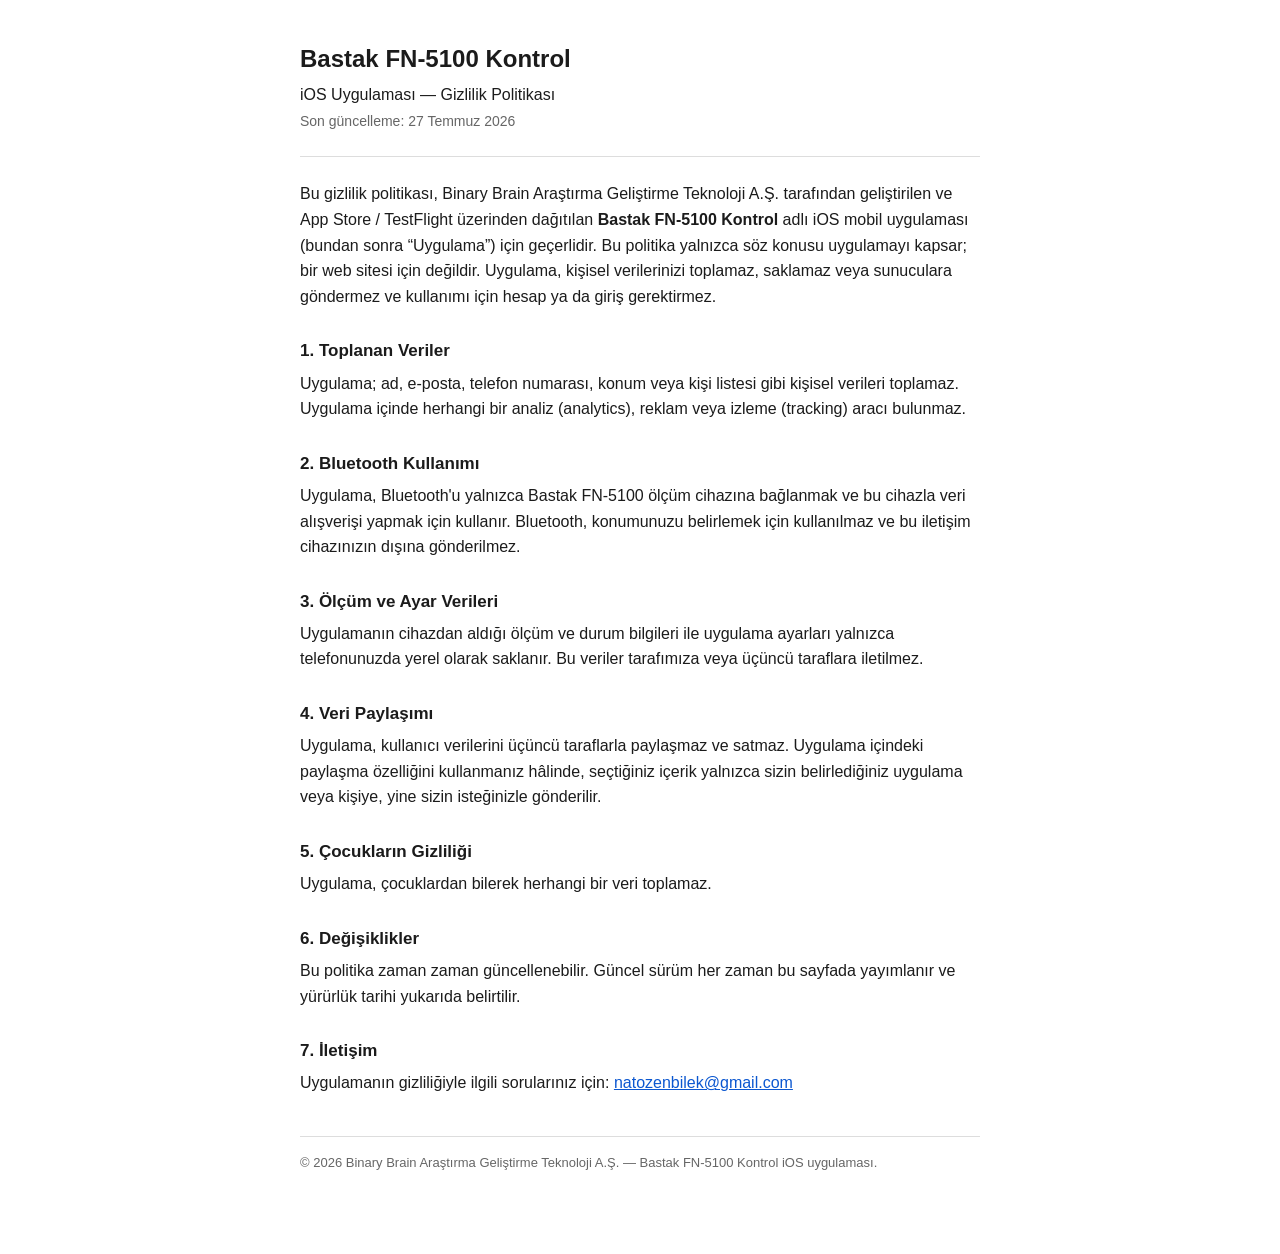
<file: privacy-policy.html>
<!DOCTYPE html>
<html lang="tr">
<head>
<meta charset="utf-8">
<meta name="viewport" content="width=device-width, initial-scale=1">
<title>Bastak FN-5100 Kontrol — Uygulama Gizlilik Politikası</title>
<style>
  html { -webkit-text-size-adjust: 100%; }
  body {
    max-width: 680px;
    margin: 0 auto;
    padding: 40px 20px 80px;
    font-family: Helvetica, Arial, sans-serif;
    font-size: 16px;
    line-height: 1.6;
    color: #1b1b1b;
    background: #ffffff;
  }
  h1 { font-size: 24px; font-weight: bold; margin: 0 0 4px; }
  .sub { font-size: 16px; margin: 0 0 2px; }
  .updated { color: #666; font-size: 14px; margin: 0 0 24px; }
  hr { border: none; border-top: 1px solid #ddd; margin: 20px 0 24px; }
  h2 { font-size: 17px; font-weight: bold; margin: 28px 0 6px; }
  p { margin: 0 0 12px; }
  a { color: #0b57d0; }
  footer { margin-top: 40px; padding-top: 16px; border-top: 1px solid #ddd; color: #666; font-size: 13px; }
  @media (prefers-color-scheme: dark) {
    body { color: #dcdcdc; background: #181818; }
    h1 { color: #f2f2f2; }
    hr, footer { border-color: #333; }
    .updated, footer { color: #9a9a9a; }
    a { color: #7aa7ff; }
  }
</style>
</head>
<body>
  <h1>Bastak FN-5100 Kontrol</h1>
  <p class="sub">iOS Uygulaması — Gizlilik Politikası</p>
  <p class="updated">Son güncelleme: 27 Temmuz 2026</p>
  <hr>

  <p>
    Bu gizlilik politikası, Binary Brain Araştırma Geliştirme Teknoloji A.Ş. tarafından geliştirilen ve
    App Store / TestFlight üzerinden dağıtılan <strong>Bastak FN-5100 Kontrol</strong> adlı iOS mobil
    uygulaması (bundan sonra “Uygulama”) için geçerlidir. Bu politika yalnızca söz konusu uygulamayı
    kapsar; bir web sitesi için değildir. Uygulama, kişisel verilerinizi toplamaz, saklamaz veya sunuculara
    göndermez ve kullanımı için hesap ya da giriş gerektirmez.
  </p>

  <h2>1. Toplanan Veriler</h2>
  <p>
    Uygulama; ad, e-posta, telefon numarası, konum veya kişi listesi gibi kişisel verileri toplamaz.
    Uygulama içinde herhangi bir analiz (analytics), reklam veya izleme (tracking) aracı bulunmaz.
  </p>

  <h2>2. Bluetooth Kullanımı</h2>
  <p>
    Uygulama, Bluetooth'u yalnızca Bastak FN-5100 ölçüm cihazına bağlanmak ve bu cihazla veri
    alışverişi yapmak için kullanır. Bluetooth, konumunuzu belirlemek için kullanılmaz ve bu iletişim
    cihazınızın dışına gönderilmez.
  </p>

  <h2>3. Ölçüm ve Ayar Verileri</h2>
  <p>
    Uygulamanın cihazdan aldığı ölçüm ve durum bilgileri ile uygulama ayarları yalnızca telefonunuzda
    yerel olarak saklanır. Bu veriler tarafımıza veya üçüncü taraflara iletilmez.
  </p>

  <h2>4. Veri Paylaşımı</h2>
  <p>
    Uygulama, kullanıcı verilerini üçüncü taraflarla paylaşmaz ve satmaz. Uygulama içindeki paylaşma
    özelliğini kullanmanız hâlinde, seçtiğiniz içerik yalnızca sizin belirlediğiniz uygulama veya kişiye,
    yine sizin isteğinizle gönderilir.
  </p>

  <h2>5. Çocukların Gizliliği</h2>
  <p>Uygulama, çocuklardan bilerek herhangi bir veri toplamaz.</p>

  <h2>6. Değişiklikler</h2>
  <p>
    Bu politika zaman zaman güncellenebilir. Güncel sürüm her zaman bu sayfada yayımlanır ve yürürlük
    tarihi yukarıda belirtilir.
  </p>

  <h2>7. İletişim</h2>
  <p>
    Uygulamanın gizliliğiyle ilgili sorularınız için: <a href="mailto:natozenbilek@gmail.com">natozenbilek@gmail.com</a>
  </p>

  <footer>
    © 2026 Binary Brain Araştırma Geliştirme Teknoloji A.Ş. — Bastak FN-5100 Kontrol iOS uygulaması.
  </footer>
</body>
</html>
</file>
<file: pat286/styles/variables.css>
/* ============================================================
   PAT-286 Design Tokens — Colors, typography, spacing, radii
   ============================================================ */

:root {
  /* Surface colors — 5-step elevation */
  --bg: #0d0f14;
  --bg2: #14161e;
  --bg3: #1a1d28;
  --bg4: #222636;
  --bg5: #2a2e40;

  /* Text hierarchy */
  --text: #d4d8e4;
  --text2: #8892aa;
  --text3: #5c6680;

  /* Borders */
  --brd: #252a3c;
  --brd2: #333952;

  /* Accent palette — muted, Google-style */
  --acc: #ea8685;
  --acc2: #d47170;
  --acc-l: rgba(234,134,133,.1);
  --blu: #8ab4f8;
  --blu-l: rgba(138,180,248,.1);
  --grn: #81c995;
  --grn-l: rgba(129,201,149,.1);
  --amb: #fdd663;
  --amb-l: rgba(253,214,99,.08);
  --red: #f28b82;
  --red-l: rgba(242,139,130,.1);
  --pur: #c58af9;
  --pur-l: rgba(197,138,249,.1);
  --cyn: #78d9ec;
  --cyn-l: rgba(120,217,236,.08);

  /* Typography */
  --mono: 'IBM Plex Mono', monospace;
  --sans: 'Source Sans 3', sans-serif;
  --serif: 'Crimson Pro', serif;

  /* Font sizes — modular scale */
  --fs-xs: 9px;
  --fs-sm: 10.5px;
  --fs-md: 11.5px;
  --fs-base: 13px;
  --fs-lg: 14px;
  --fs-xl: 16px;
  --fs-2xl: 22px;

  /* Spacing (4px grid) */
  --sp-1: 2px;
  --sp-2: 4px;
  --sp-3: 6px;
  --sp-4: 8px;
  --sp-5: 10px;
  --sp-6: 12px;
  --sp-8: 16px;
  --sp-10: 20px;
  --sp-12: 24px;

  /* Border radius */
  --r: 4px;
  --r-sm: 2px;
  --r-md: 6px;
  --r-lg: 10px;
  --r-full: 9999px;

  /* Transitions — slightly slower for polish */
  --tr-fast: .1s ease;
  --tr-base: .15s ease;
  --tr-slow: .25s ease-out;

  /* Shadows — layered for depth */
  --shadow-sm: 0 1px 2px rgba(0,0,0,.3), 0 2px 6px rgba(0,0,0,.15);
  --shadow-md: 0 2px 4px rgba(0,0,0,.3), 0 6px 16px rgba(0,0,0,.2);
  --shadow-lg: 0 4px 8px rgba(0,0,0,.3), 0 16px 48px rgba(0,0,0,.25);
  --shadow-xl: 0 8px 16px rgba(0,0,0,.3), 0 24px 64px rgba(0,0,0,.35);
  --shadow-inset: inset 0 1px 2px rgba(0,0,0,.25);

  /* Line height */
  --lh-code: 19px;
}

/* Light theme overrides */
:root[data-theme='light'] {
  --bg: #f6f6f1;
  --bg2: #ffffff;
  --bg3: #eeeeea;
  --bg4: #e4e4de;
  --bg5: #d8d8d2;
  --text: #1a1a1a;
  --text2: #555;
  --text3: #888;
  --brd: #d0d0c8;
  --brd2: #bbb;
  --acc: #c0392b;
  --acc2: #a93226;
  --acc-l: rgba(192,57,43,.08);
  --blu: #2471a3;
  --blu-l: rgba(36,113,163,.08);
  --grn: #27ae60;
  --grn-l: rgba(39,174,96,.08);
  --amb: #b7950b;
  --amb-l: rgba(183,149,11,.08);
  --red: #c0392b;
  --red-l: rgba(192,57,43,.08);
  --pur: #8e44ad;
  --pur-l: rgba(142,68,173,.08);
  --cyn: #17a589;
  --cyn-l: rgba(23,165,137,.08);
  --shadow-sm: 0 1px 3px rgba(0,0,0,.06), 0 1px 2px rgba(0,0,0,.04);
  --shadow-md: 0 2px 8px rgba(0,0,0,.08), 0 4px 12px rgba(0,0,0,.06);
  --shadow-lg: 0 4px 16px rgba(0,0,0,.1), 0 12px 40px rgba(0,0,0,.08);
  --shadow-inset: inset 0 1px 2px rgba(0,0,0,.06);
}
</file>
<file: pat286/styles/base.css>
/* ============================================================
   PAT-286 Base — Reset, body, layout grid, header, buttons
   ============================================================ */

* { margin: 0; padding: 0; box-sizing: border-box; }

body {
  font-family: var(--sans);
  background: var(--bg);
  color: var(--text);
  font-size: var(--fs-base);
  line-height: 1.5;
  height: 100vh;
  overflow: hidden;
  display: flex;
  flex-direction: column;
}

/* === HEADER === */
.hd {
  display: flex;
  align-items: center;
  gap: var(--sp-6);
  padding: 0 var(--sp-8);
  border-bottom: 1px solid var(--brd);
  background: var(--bg2);
  height: 48px;
  flex-shrink: 0;
  box-shadow: var(--shadow-sm);
  z-index: 10;
  position: relative;
}
.hd h1 { font-family: var(--sans); font-size: var(--fs-lg); font-weight: 600; letter-spacing: -.01em; white-space: nowrap; }
.hd h1 b { color: var(--blu); font-weight: 700; }
.hd h1 em { display: none; }
.sep { width: 1px; height: 20px; background: var(--brd); flex-shrink: 0; }
.hd-r { margin-left: auto; display: flex; align-items: center; gap: var(--sp-2); }
/* Header button group styling */
.hd-r .b { font-size: var(--fs-sm); padding: var(--sp-2) var(--sp-4); min-height: 30px; border-radius: var(--r-md); }

/* === BUTTONS — 3-level hierarchy === */

/* Ghost (tertiary): text-only, minimal chrome */
.b {
  font-family: var(--sans);
  font-size: var(--fs-sm);
  font-weight: 500;
  padding: var(--sp-2) var(--sp-4);
  border: 1px solid transparent;
  border-radius: var(--r-md);
  background: transparent;
  color: var(--text2);
  cursor: pointer;
  transition: all var(--tr-base);
  white-space: nowrap;
  letter-spacing: .01em;
  min-height: 28px;
  outline: none;
}
.b:hover { background: var(--bg4); color: var(--text); }
.b:active { background: var(--bg5); }
.b:focus-visible { box-shadow: 0 0 0 2px var(--bg), 0 0 0 4px var(--blu); }
.b:disabled { opacity: .35; cursor: not-allowed; }

/* Outlined (secondary): border visible */
.b-out {
  border-color: var(--brd2);
  background: var(--bg3);
}
.b-out:hover { background: var(--bg4); border-color: var(--text3); color: var(--text); }

/* Filled primary: Assemble button */
.bp {
  background: var(--blu);
  color: #111;
  border-color: var(--blu);
  font-weight: 600;
  font-family: var(--sans);
  letter-spacing: .01em;
}
.bp:hover { background: #9dc2fa; box-shadow: 0 1px 6px rgba(138,180,248,.3); }
.bp:active { background: #7aa8e8; }

/* Filled green: Run button */
.bg {
  background: var(--grn);
  color: #111;
  border-color: var(--grn);
  font-weight: 600;
}
.bg:hover { background: #96d4a6; box-shadow: 0 1px 6px rgba(129,201,149,.3); }

/* Filled blue: modal actions */
.b-blu {
  background: var(--blu);
  color: #111;
  border-color: var(--blu);
  font-weight: 600;
}
.b-blu:hover { background: #9dc2fa; box-shadow: 0 1px 6px rgba(138,180,248,.3); }

/* === STATUS PILL === */
.pill {
  font-family: var(--mono);
  font-size: var(--fs-sm);
  padding: 3px var(--sp-5) 3px var(--sp-4);
  border-radius: var(--r-full);
  font-weight: 600;
  display: inline-flex;
  align-items: center;
  gap: var(--sp-2);
  letter-spacing: .03em;
}
.pill::before {
  content: '';
  width: 6px;
  height: 6px;
  border-radius: 50%;
  flex-shrink: 0;
}
.p-rdy { background: var(--blu-l); color: var(--blu); }
.p-rdy::before { background: var(--blu); box-shadow: 0 0 6px var(--blu); }
.p-run { background: var(--grn-l); color: var(--grn); }
.p-run::before { background: var(--grn); box-shadow: 0 0 6px var(--grn); animation: pill-pulse 1.5s ease-in-out infinite; }
.p-hlt { background: var(--amb-l); color: var(--amb); }
.p-hlt::before { background: var(--amb); }
.p-err { background: var(--red-l); color: var(--red); }
.p-err::before { background: var(--red); box-shadow: 0 0 6px var(--red); }
@keyframes pill-pulse { 0%,100% { opacity: 1; } 50% { opacity: .4; } }

/* === MAIN 3-COL LAYOUT === */
.mn {
  display: grid;
  grid-template-columns: 200px 1fr 1fr;
  flex: 1;
  min-height: 0;
  overflow: hidden;
}

/* === LEFT PANEL === */
.lp {
  display: flex;
  flex-direction: column;
  border-right: 1px solid var(--brd);
  min-width: 0;
  overflow: hidden;
  background: var(--bg2);
}

/* === FILE BROWSER === */
.file-browser { display: flex; flex-direction: column; background: var(--bg2); min-width: 0; overflow: hidden; flex: 1; }
.file-browser-hd {
  display: flex;
  align-items: center;
  justify-content: space-between;
  font-family: var(--sans);
  font-size: var(--fs-md);
  font-weight: 600;
  text-transform: uppercase;
  letter-spacing: .06em;
  color: var(--text3);
  padding: var(--sp-2) var(--sp-4) var(--sp-2) var(--sp-6);
  border-bottom: 1px solid var(--brd);
  background: var(--bg3);
  flex-shrink: 0;
}
.fb-hd-btns { display: flex; gap: var(--sp-1); }
.fb-new-btn, .fb-open-btn { font-size: 13px !important; padding: 0 5px !important; min-height: 20px !important; line-height: 20px !important; text-transform: none; letter-spacing: 0; font-weight: 400; }
.fb-new-btn { font-size: 15px !important; font-weight: 300; }
.fb-tree { flex: 1; overflow-y: auto; overflow-x: hidden; scrollbar-width: thin; scrollbar-color: var(--brd) transparent; padding: var(--sp-1) 0; }
.fb-folder { user-select: none; }
.fb-folder-hd {
  display: flex;
  align-items: center;
  gap: var(--sp-2);
  padding: var(--sp-2) var(--sp-4) var(--sp-2) var(--sp-3);
  cursor: pointer;
  font-family: var(--sans);
  font-size: var(--fs-md);
  font-weight: 600;
  color: var(--text2);
  transition: background var(--tr-fast);
}
.fb-folder-hd:hover { background: var(--bg3); }
.fb-arrow { font-size: 7px; width: 12px; text-align: center; color: var(--text3); transition: transform .15s; flex-shrink: 0; }
.fb-arrow.open { transform: rotate(90deg); }
.fb-folder-icon { display: none; }
.fb-folder-items { overflow: hidden; }
.fb-folder-items.collapsed { display: none; }
.fb-file {
  display: flex;
  align-items: center;
  gap: 5px;
  padding: 1px var(--sp-4) 1px 20px;
  cursor: pointer;
  font-family: var(--sans);
  font-size: var(--fs-md);
  color: var(--text2);
  transition: all var(--tr-fast);
  white-space: nowrap;
  overflow: hidden;
  text-overflow: ellipsis;
  line-height: 22px;
}
.fb-file:hover { background: rgba(255,255,255,.05); color: var(--text); }
.fb-file.active { background: var(--blu-l); color: var(--text); border-left: 2px solid var(--blu); padding-left: 18px; }
.fb-file-icon { display: none; }
.fb-ext { color: var(--text3); margin-left: 0; }

/* === SIM BAR === */
.sim-bar {
  display: flex;
  align-items: center;
  gap: var(--sp-3);
  padding: var(--sp-3) var(--sp-4);
  border-bottom: 1px solid var(--brd);
  background: var(--bg3);
  flex-shrink: 0;
}
.sim-bar .sim-ctrls { display: flex; gap: 3px; align-items: center; }
.sim-bar select {
  font-family: var(--mono);
  font-size: var(--fs-md);
  padding: var(--sp-1) var(--sp-2);
  border: 1px solid var(--brd);
  border-radius: var(--r);
  background: var(--bg3);
  color: var(--text);
  min-height: 26px;
}
.ctrls { display: flex; gap: 3px; }
.sim-ctrls { display: flex; align-items: center; gap: 3px; }
.sim-ctrls .b { padding: var(--sp-2) var(--sp-4); min-height: 26px; font-size: var(--fs-sm); }

/* === LOG BAR === */
.lb {
  font-family: var(--mono);
  font-size: var(--fs-md);
  padding: var(--sp-2) var(--sp-5);
  border-top: 1px solid var(--brd);
  color: var(--text3);
  flex-shrink: 0;
  white-space: nowrap;
  overflow: hidden;
  text-overflow: ellipsis;
}
.lb.ls { color: #6A8759; }
.lb.le { color: var(--red); }

/* === SERIAL CONNECTION === */
.serial-status { display: flex; align-items: center; gap: var(--sp-2); font-family: var(--mono); font-size: var(--fs-sm); }
.serial-dot { width: 8px; height: 8px; border-radius: 50%; background: var(--text3); display: inline-block; transition: all var(--tr-slow); }
.serial-dot.connected { background: var(--grn); box-shadow: 0 0 6px var(--grn); }
.serial-dot.error { background: var(--red); box-shadow: 0 0 6px var(--red); }
.serial-dot-sm { width: 6px; height: 6px; border-radius: 50%; background: var(--text3); display: inline-block; vertical-align: middle; margin-left: var(--sp-2); transition: all var(--tr-slow); }
.serial-dot-sm.connected { background: var(--grn); box-shadow: 0 0 4px var(--grn); }
.b-serial { border-color: var(--cyn); color: var(--cyn); }
.b-serial:hover { background: var(--cyn); color: #111; }
.b-serial.connected { background: var(--grn); color: #111; border-color: var(--grn); }
.b-upload { border-color: var(--brd); color: var(--text3); font-weight: 600; opacity: .5; pointer-events: none; }
.b-upload.active { border-color: var(--grn); color: var(--grn); opacity: 1; pointer-events: auto; }
.b-upload.active:hover { background: var(--grn); color: #111; }

/* === CONTEXT MENU === */
.ctx-menu {
  position: fixed;
  z-index: 999;
  background: var(--bg2);
  border: 1px solid var(--brd2);
  border-radius: var(--r);
  box-shadow: var(--shadow-md);
  padding: var(--sp-2) 0;
  min-width: 160px;
  font-family: var(--sans);
  font-size: var(--fs-md);
}
.ctx-item {
  padding: 5px var(--sp-8);
  color: var(--text2);
  cursor: pointer;
  display: flex;
  align-items: center;
  gap: var(--sp-4);
  transition: background var(--tr-fast);
}
.ctx-item:hover { background: var(--bg4); color: var(--text); }
.ctx-sep { height: 1px; background: var(--brd); margin: 3px 0; }
.ctx-item.disabled { color: var(--text3); pointer-events: none; opacity: .5; }

/* === OUTPUT BOX === */
.out-box {
  font-family: var(--mono);
  font-size: var(--fs-sm);
  line-height: 1.4;
  background: var(--bg3);
  border-radius: var(--r);
  padding: var(--sp-3) var(--sp-4);
  max-height: 80px;
  overflow: auto;
  white-space: pre-wrap;
  word-break: break-word;
  color: var(--text);
}

/* === RESPONSIVE === */
@media (max-width: 1024px) {
  .mn { grid-template-columns: 180px 1fr; }
  .rp { grid-column: 1/3; border-top: 1px solid var(--brd); max-height: 50vh; }
}
@media (max-width: 640px) {
  .mn { grid-template-columns: 1fr; grid-template-rows: auto; }
  .lp { max-height: 25vh; }
  .ep { max-height: 35vh; }
  .rp { grid-column: 1; max-height: none; }
  .hd { flex-wrap: wrap; gap: var(--sp-3); }
  .hd h1 { font-size: var(--fs-lg); }
}

/* Light theme specifics */
:root[data-theme='light'] .lb.ls { color: #27ae60; }
:root[data-theme='light'] .fb-file:hover { background: rgba(0,0,0,.04); }
:root[data-theme='light'] .fb-file.active { background: var(--blu-l); }
</file>
<file: pat286/styles/editor.css>
/* ============================================================
   PAT-286 Editor — Tabs, line numbers, syntax highlighting,
   ghost text, execution line, tooltip, welcome screen
   ============================================================ */

/* === EDITOR PANEL === */
.ep { display: flex; flex-direction: column; border-right: 1px solid var(--brd); min-width: 0; overflow: hidden; }

/* === TAB BAR === */
.tab-bar-wrap { display: flex; align-items: stretch; border-bottom: 1px solid var(--brd); flex-shrink: 0; background: var(--bg3); }
.tab-bar { display: flex; flex: 1; overflow-x: auto; scrollbar-width: none; min-height: 32px; }
.tab-bar::-webkit-scrollbar { display: none; }
.tab {
  display: flex;
  align-items: center;
  gap: var(--sp-2);
  padding: 0 var(--sp-6);
  height: 32px;
  font-family: var(--mono);
  font-size: var(--fs-md);
  color: var(--text3);
  border-right: 1px solid var(--brd);
  cursor: pointer;
  white-space: nowrap;
  transition: all var(--tr-base);
  flex-shrink: 0;
  background: var(--bg3);
  position: relative;
}
.tab:hover { background: var(--bg2); color: var(--text2); }
.tab.active { background: var(--bg); color: var(--text); }
.tab.active::after { content: ''; position: absolute; bottom: 0; left: 0; right: 0; height: 2px; background: var(--blu); }
.tab-close {
  font-size: var(--fs-md);
  line-height: 1;
  padding: 0 1px;
  border-radius: 3px;
  color: var(--text3);
  cursor: pointer;
  opacity: 0;
  transition: all var(--tr-base);
}
.tab:hover .tab-close, .tab.active .tab-close { opacity: 1; }
.tab-close:hover { background: var(--acc-l); color: var(--acc); }

/* === LINE NUMBERS === */
.ew { flex: 1; display: flex; overflow: hidden; min-height: 0; position: relative; }
.ew.ew-empty { min-height: 180px; }
.ln {
  flex-shrink: 0;
  padding: var(--sp-4) 0;
  background: var(--bg);
  color: var(--text3);
  font-family: var(--mono);
  font-size: var(--fs-md);
  line-height: var(--lh-code);
  text-align: right;
  user-select: none;
  overflow-y: auto;
  min-width: 2.5rem;
  scrollbar-width: none;
  border-right: 1px solid var(--brd);
}
.ln::-webkit-scrollbar { display: none; }
.ln-row {
  display: block;
  padding: 0 var(--sp-3) 0 var(--sp-2);
  cursor: pointer;
  line-height: var(--lh-code);
  min-height: var(--lh-code);
  transition: background var(--tr-fast);
}
.ln-row:hover { background: rgba(255,255,255,.04); }
.ln-bp { box-shadow: inset 3px 0 0 var(--acc); background: var(--acc-l); }
.ln-cur { color: var(--blu); font-weight: 700; background: var(--blu-l); }
.ln-err { box-shadow: inset 3px 0 0 var(--red); background: var(--red-l); }

/* === EDITOR AREA === */
.ed-wrap { position: relative; flex: 1; overflow: hidden; background: var(--bg); min-height: 0; }

#ed {
  position: absolute;
  top: 0; left: 0; right: 0; bottom: 0;
  z-index: 1;
  font-family: var(--mono);
  font-size: var(--fs-md);
  line-height: var(--lh-code);
  background: transparent;
  color: #abb2bf;
  caret-color: var(--cyn);
  padding: var(--sp-4) var(--sp-5);
  border: none;
  outline: none;
  resize: none;
  white-space: pre;
  overflow: auto;
  tab-size: 8;
  scrollbar-width: thin;
  scrollbar-color: var(--brd) transparent;
}
#ed::placeholder { color: var(--text3); }

/* === SYNTAX HIGHLIGHTING OVERLAY === */
#edHL {
  position: absolute;
  top: 0; left: 0; right: 0; bottom: 0;
  padding: var(--sp-4) var(--sp-5);
  font-family: var(--mono);
  font-size: var(--fs-md);
  line-height: var(--lh-code);
  white-space: pre;
  overflow: hidden;
  pointer-events: none;
  z-index: 0;
  tab-size: 8;
}
#ed.hl-active { color: transparent; caret-color: var(--cyn); }
.hl-k { color: #c58af9; }
.hl-r { color: #ea8685; }
.hl-n { color: #d4a76a; }
.hl-s { color: #81c995; }
.hl-c { color: #5c6680; font-style: italic; }
.hl-d { color: #8ab4f8; }
.hl-l { color: #fdd663; }
.hl-p { color: #78d9ec; }
.hl-occ { background: rgba(229,192,123,.18); border-bottom: 1px solid var(--amb); border-radius: var(--r-sm); }

/* === GHOST TEXT AUTOCOMPLETE === */
#edGhost {
  position: absolute;
  top: 0; left: 0; right: 0; bottom: 0;
  padding: var(--sp-4) var(--sp-5);
  font-family: var(--mono);
  font-size: var(--fs-md);
  line-height: var(--lh-code);
  white-space: pre;
  overflow: hidden;
  pointer-events: none;
  z-index: 2;
  tab-size: 8;
  color: var(--text3);
  opacity: .4;
}

/* === CURRENT EXECUTION LINE BAR === */
#edCurLine {
  position: absolute;
  left: 0; right: 0;
  height: var(--lh-code);
  background: var(--blu-l);
  pointer-events: none;
  z-index: 0;
  border-left: 2px solid var(--blu);
  transition: top var(--tr-fast);
}

/* === EDITOR TOOLTIP === */
.ed-tooltip {
  position: absolute;
  z-index: 10;
  pointer-events: none;
  font-family: var(--mono);
  font-size: var(--fs-sm);
  line-height: 1.4;
  padding: var(--sp-2) var(--sp-4);
  background: var(--bg3);
  border: 1px solid var(--brd2);
  border-radius: var(--r);
  color: var(--text);
  max-width: 340px;
  white-space: pre-wrap;
  box-shadow: var(--shadow-md);
}

/* === WELCOME SCREEN === */
.ed-welcome {
  position: absolute;
  top: 0; left: 0; right: 0; bottom: 0;
  z-index: 5;
  display: flex;
  align-items: center;
  justify-content: center;
  background: var(--bg);
}
.ed-welcome[hidden] { display: none; }
.ew-inner { text-align: center; color: var(--text3); max-width: 340px; }
.ew-inner h2 { font-family: var(--serif); font-size: var(--fs-2xl); font-weight: 500; color: var(--text2); margin-bottom: var(--sp-2); letter-spacing: -.02em; }
.ew-inner h2 b { color: var(--acc); font-weight: 600; }
.ew-sub { font-size: var(--fs-md); color: var(--text3); margin-bottom: var(--sp-12); letter-spacing: .02em; }
.ew-actions { display: flex; flex-direction: column; gap: var(--sp-3); text-align: left; }
.ew-hint {
  font-family: var(--mono);
  font-size: var(--fs-sm);
  color: var(--text3);
  padding: var(--sp-3) var(--sp-5);
  background: var(--bg2);
  border: 1px solid var(--brd);
  border-radius: var(--r-md);
  transition: all var(--tr-base);
}
.ew-hint:hover { border-color: var(--brd2); color: var(--text2); background: var(--bg3); }

/* === WATCH PANEL === */
.watch-input-row { display: flex; gap: var(--sp-2); margin-bottom: var(--sp-2); align-items: center; }
.watch-input {
  flex: 1;
  font-family: var(--mono);
  font-size: var(--fs-sm);
  padding: 3px var(--sp-3);
  border: 1px solid var(--brd);
  border-radius: var(--r);
  background: var(--bg3);
  color: var(--text);
  outline: none;
}
.watch-input:focus { border-color: var(--blu); }
.watch-list { max-height: 120px; overflow-y: auto; scrollbar-width: thin; scrollbar-color: var(--brd) transparent; }
.watch-row {
  display: flex;
  align-items: center;
  gap: var(--sp-3);
  padding: var(--sp-1) var(--sp-2);
  font-family: var(--mono);
  font-size: var(--fs-sm);
  border-bottom: 1px solid var(--brd);
  transition: background var(--tr-fast);
}
.watch-row:hover { background: var(--bg3); }
.watch-expr { color: var(--blu); min-width: 60px; }
.watch-val { color: var(--grn); flex: 1; }
.watch-del { background: none; border: none; color: var(--text3); cursor: pointer; font-size: 12px; padding: 0 var(--sp-2); line-height: 1; }
.watch-del:hover { color: var(--red); }
.watch-empty { color: var(--text3); font-size: var(--fs-xs); font-style: italic; }

/* === PORTS MODAL === */
.port-grid { display: flex; flex-direction: column; gap: var(--sp-2); }
.port-row { display: flex; align-items: center; gap: var(--sp-4); font-family: var(--mono); font-size: var(--fs-md); }
.port-row label { min-width: 90px; color: var(--text2); font-weight: 600; }
.port-addr { color: var(--text3); min-width: 30px; }
.port-val {
  width: 36px;
  font-family: var(--mono);
  font-size: var(--fs-md);
  padding: 3px 5px;
  border: 1px solid var(--brd);
  border-radius: var(--r);
  background: var(--bg3);
  color: var(--grn);
  text-align: center;
  text-transform: uppercase;
}
.port-val:focus { border-color: var(--blu); outline: none; }

/* Light theme overrides */
:root[data-theme='light'] #ed { background: transparent; color: #1a1a1a; caret-color: var(--cyn); }
:root[data-theme='light'] #ed.hl-active { color: transparent; }
:root[data-theme='light'] .ed-wrap { background: #fafaf5; }
:root[data-theme='light'] .ln { background: #f0f0ea; color: #999; border-right-color: #d0d0c8; }
:root[data-theme='light'] .ln-cur { color: var(--blu); background: var(--blu-l); }
:root[data-theme='light'] .ln-row:hover { background: rgba(0,0,0,.04); }
:root[data-theme='light'] .ed-welcome { background: #fafaf5; }
:root[data-theme='light'] #edCurLine { background: rgba(64,120,242,.1); border-left-color: #4078F2; }
:root[data-theme='light'] #edGhost { color: #a0a1a7; }
:root[data-theme='light'] .ed-tooltip { background: #f0f0ea; border-color: #d0d0c8; color: #383a42; box-shadow: 0 4px 12px rgba(0,0,0,.12); }
:root[data-theme='light'] .hl-k { color: #A626A4; }
:root[data-theme='light'] .hl-r { color: #E45649; }
:root[data-theme='light'] .hl-n { color: #986801; }
:root[data-theme='light'] .hl-s { color: #50A14F; }
:root[data-theme='light'] .hl-c { color: #A0A1A7; font-style: italic; }
:root[data-theme='light'] .hl-d { color: #4078F2; }
:root[data-theme='light'] .hl-l { color: #C18401; }
:root[data-theme='light'] .hl-occ { background: rgba(193,132,1,.15); }
</file>
<file: pat286/styles/panels.css>
/* ============================================================
   PAT-286 Panels — Right panel cards, registers, flags, stack,
   memory, instruction info, trace, cycle counter
   ============================================================ */

/* === RIGHT PANEL === */
.rp {
  display: flex;
  flex-direction: column;
  overflow-y: auto;
  background: var(--bg);
  min-height: 0;
  min-width: 0;
  scrollbar-width: thin;
  scrollbar-color: var(--brd) transparent;
}
.ci { padding: var(--sp-6); display: flex; flex-direction: column; gap: var(--sp-4); }

/* === CARD SYSTEM === */
.cd {
  background: var(--bg2);
  border: 1px solid var(--brd);
  border-radius: var(--r-md);
  overflow: hidden;
  box-shadow: var(--shadow-sm);
}
.ch {
  font-family: var(--sans);
  font-size: var(--fs-base);
  font-weight: 600;
  letter-spacing: -.01em;
  color: var(--text2);
  padding: var(--sp-3) var(--sp-5);
  border-bottom: 1px solid var(--brd);
  background: var(--bg3);
  cursor: pointer;
  user-select: none;
  display: flex;
  align-items: center;
  justify-content: space-between;
  transition: background var(--tr-fast);
}
.ch:hover { background: var(--bg4); }
.ch::after {
  content: '\25BE';
  font-size: 10px;
  color: var(--text3);
  transition: transform var(--tr-base);
}
.cd.collapsed .ch::after { transform: rotate(-90deg); }
.cd.collapsed .cb { display: none; }
.ch .ch-sub {
  font-weight: 400;
  letter-spacing: 0;
  color: var(--text3);
  font-size: var(--fs-sm);
  margin-left: var(--sp-2);
  font-family: var(--mono);
}
.cb { padding: var(--sp-5) var(--sp-5); }

/* === REGISTER GRID === */
.rg { display: grid; gap: 3px; }
.rg-gp { grid-template-columns: repeat(4, 1fr); }
.rg-seg { grid-template-columns: repeat(4, 1fr); }
.rg-ctl { grid-template-columns: repeat(3, 1fr); }
.rc {
  display: flex;
  flex-direction: column;
  align-items: center;
  padding: var(--sp-2) var(--sp-1);
  border-radius: var(--r);
  transition: all var(--tr-slow);
  background: var(--bg);
  border: 1px solid transparent;
}
.rc:hover { border-color: var(--brd); }
.rc.chg { background: var(--blu-l); border-color: rgba(91,164,230,.2); }
.rc-flash { animation: regflash .5s ease-out; }
@keyframes regflash {
  0% { background: var(--amb); box-shadow: inset 0 0 8px rgba(229,192,123,.3); }
  40% { background: var(--amb-l); }
  100% { background: transparent; }
}
.rn { font-family: var(--mono); font-size: var(--fs-xs); color: var(--text3); font-weight: 600; text-transform: uppercase; letter-spacing: .04em; }
.rv { font-family: var(--mono); font-size: 12px; font-weight: 600; color: var(--text); letter-spacing: .02em; }
.rv-split { font-size: var(--fs-sm); color: var(--text2); }
.rd { font-family: var(--mono); font-size: var(--fs-sm); color: var(--text3); }

/* === FLAGS === */
.fr { display: flex; gap: 3px; justify-content: center; flex-wrap: wrap; padding: var(--sp-1) 0; }
.flb {
  font-family: var(--mono);
  font-size: var(--fs-sm);
  font-weight: 600;
  padding: 2px var(--sp-3);
  border-radius: var(--r);
  background: var(--bg);
  border: 1px solid var(--brd);
  color: var(--text3);
  transition: all var(--tr-slow);
  min-width: 30px;
  text-align: center;
}
.flb.fs { background: var(--amb-l); border-color: var(--amb); color: var(--amb); box-shadow: 0 0 8px rgba(229,192,123,.15); }

/* === MEMORY GRID === */
.mem-input {
  font-family: var(--mono);
  font-size: var(--fs-md);
  padding: 3px 5px;
  border: 1px solid var(--brd);
  border-radius: var(--r);
  background: var(--bg3);
  color: var(--text);
  width: 85px;
}
.mem-view-wrap { display: flex; gap: var(--sp-4); align-items: flex-start; }
.mem-view-wrap .mg { flex: 1; }
.mg {
  display: grid;
  grid-template-columns: auto repeat(8, 1fr);
  gap: 1px;
  font-family: var(--mono);
  font-size: var(--fs-sm);
}
.ma { color: var(--text3); padding: 1px var(--sp-2) 1px 0; text-align: right; font-weight: 500; }
.mv {
  text-align: center;
  padding: 1px;
  border-radius: var(--r-sm);
  color: var(--text3);
  transition: all .15s;
}
.mv.nz { color: var(--text); }
.mv.pc-m { background: var(--grn-l); color: var(--grn); font-weight: 600; }
.mv.sp-m { background: var(--amb-l); color: var(--amb); font-weight: 600; }
.mv.chg { animation: memflash .6s ease-out; }
@keyframes memflash { 0% { background: var(--amb); color: #fff; } 100% { background: transparent; } }
.mem-follow { display: flex; gap: var(--sp-1); }
.mem-follow .b { font-size: var(--fs-xs); padding: var(--sp-1) var(--sp-4); min-width: 0; min-height: 22px; }
.mem-follow .b.active { background: var(--acc); color: #fff; border-color: var(--acc); }

/* Memory ASCII column */
.mg-ascii {
  font-family: var(--mono);
  font-size: var(--fs-sm);
  color: var(--cyn);
  border-left: 1px solid var(--brd);
  padding-left: var(--sp-3);
  flex-shrink: 0;
}
.ma-ascii { display: block; line-height: 18px; letter-spacing: 2px; }
.ma-dot { color: var(--text3); opacity: .4; }

/* === PAT DISPLAY === */
.pat-disp {
  font-family: var(--mono);
  font-size: var(--fs-xl);
  letter-spacing: 3px;
  background: #080a0e;
  color: var(--grn);
  padding: var(--sp-4) var(--sp-6);
  border-radius: var(--r-md);
  border: 1px solid var(--brd);
  text-align: center;
  min-height: 32px;
  line-height: 1;
  box-shadow: var(--shadow-inset);
}
.pat-disp-lbl { font-family: var(--mono); font-size: var(--fs-sm); color: var(--text3); text-align: center; margin-top: var(--sp-1); }
.seg7-wrap { display: flex; gap: var(--sp-2); justify-content: center; padding: var(--sp-3) 0; background: var(--bg); border-radius: var(--r); }
.seg7-wrap svg { flex-shrink: 0; }

/* === STACK VIEW === */
.stk {
  font-family: var(--mono);
  font-size: var(--fs-sm);
  max-height: 200px;
  overflow-y: auto;
  scrollbar-width: thin;
  scrollbar-color: var(--brd) transparent;
}
.stk-row {
  display: flex;
  gap: var(--sp-3);
  padding: 1px var(--sp-2);
  border-bottom: 1px solid rgba(255,255,255,.02);
  transition: background var(--tr-fast);
}
.stk-row:hover { background: rgba(255,255,255,.04); }
.stk-addr { color: var(--text3); min-width: 36px; }
.stk-val { color: var(--text); font-weight: 500; }
.stk-cur { color: var(--amb); font-weight: 700; background: var(--amb-l); padding: 0 var(--sp-2); border-radius: var(--r-sm); }
.stk-nz { color: var(--text); }

/* === INSTRUCTION INFO === */
.ir-box {
  font-family: var(--mono);
  font-size: var(--fs-md);
  padding: var(--sp-3) var(--sp-4);
  background: var(--bg);
  border-radius: var(--r);
  border-left: 3px solid var(--acc);
  color: var(--acc);
  font-weight: 600;
  white-space: nowrap;
  overflow: hidden;
  text-overflow: ellipsis;
}
.desc-box {
  font-family: var(--mono);
  font-size: var(--fs-sm);
  color: var(--text);
  padding: var(--sp-2) var(--sp-4);
  background: var(--bg);
  border-radius: var(--r);
  line-height: 1.5;
}
.diff-box {
  font-family: var(--mono);
  font-size: var(--fs-sm);
  color: var(--cyn);
  padding: var(--sp-2) var(--sp-4);
  background: var(--bg);
  border-radius: var(--r);
}
.cyc { display: flex; gap: var(--sp-6); font-family: var(--mono); font-size: var(--fs-sm); color: var(--text3); padding: var(--sp-3) 0; }
.cyc b { color: var(--text); font-weight: 600; letter-spacing: .02em; }

/* === EXECUTION TRACE === */
.trace {
  font-family: var(--mono);
  font-size: var(--fs-sm);
  max-height: 120px;
  overflow-y: auto;
  scrollbar-width: thin;
}
.trace-row {
  display: flex;
  gap: var(--sp-3);
  padding: 1px var(--sp-1);
  border-bottom: 1px solid rgba(255,255,255,.03);
  transition: background var(--tr-fast);
}
.trace-row:hover { background: rgba(255,255,255,.04); }
.trace-addr { color: var(--text3); min-width: 36px; }
.trace-op { color: var(--text); flex: 1; }
.trace-diff { color: var(--amb); font-size: var(--fs-xs); }

/* Light theme overrides */
:root[data-theme='light'] .pat-disp { background: #f0f0ea; color: var(--grn); border-color: var(--brd); }
:root[data-theme='light'] .ir-box { color: var(--acc); }
:root[data-theme='light'] .trace-row:hover { background: rgba(0,0,0,.04); }
:root[data-theme='light'] .trace-row { border-bottom: 1px solid rgba(0,0,0,.06); }
</file>
<file: pat286/styles/peripherals.css>
/* ============================================================
   PAT-286 Peripherals — LED, motor, piezo, ultrasonic,
   potentiometer, I/O log, timeline
   ============================================================ */

/* === I/O PORT VIEW === */
.io-grid { display: grid; grid-template-columns: 1fr 1fr; gap: var(--sp-2); }
.io-port { background: var(--bg3); border-radius: var(--r); padding: var(--sp-2) var(--sp-3); }
.io-port-name { font-family: var(--mono); font-size: var(--fs-sm); color: var(--text3); font-weight: 600; text-transform: uppercase; margin-bottom: var(--sp-1); }
.io-port-val { font-family: var(--mono); font-size: 12px; color: var(--text); font-weight: 600; }
.io-bits { display: flex; gap: 1px; margin-top: var(--sp-1); }
.io-bit {
  width: 14px; height: 14px;
  border-radius: var(--r-sm);
  background: var(--bg);
  border: 1px solid var(--brd);
  display: flex;
  align-items: center;
  justify-content: center;
  font-family: var(--mono);
  font-size: 8px;
  color: var(--text3);
  transition: all .15s;
}
.io-bit.on { background: var(--acc); border-color: var(--acc); color: #fff; }
.io-bit.on-grn { background: var(--grn); border-color: var(--grn); color: #111; }

/* === LED BAR === */
.led-bar { display: flex; gap: 3px; justify-content: center; padding: var(--sp-2) 0; }
.led {
  width: 16px; height: 16px;
  border-radius: 50%;
  background: var(--bg);
  border: 1px solid var(--brd);
  transition: all var(--tr-slow);
}
.led.on { background: var(--acc); border-color: var(--acc); box-shadow: 0 0 8px var(--acc); }
.led-lbl { font-family: var(--mono); font-size: 8px; color: var(--text3); text-align: center; margin-top: 1px; }

/* === MOTOR SVG === */
.motor-wrap { text-align: center; padding: var(--sp-2); }
.motor-wrap svg { width: 100%; max-width: 200px; height: auto; }

/* === POTENTIOMETER / SLIDER === */
.pot-wrap { padding: var(--sp-2) var(--sp-4); }
.pot-wrap label { font-family: var(--mono); font-size: var(--fs-sm); color: var(--text3); }
.pot-wrap input[type=range] { width: 100%; accent-color: var(--blu); }
.pot-val { font-family: var(--mono); font-size: var(--fs-md); color: var(--blu); font-weight: 600; text-align: center; }

/* === PIEZO INDICATOR === */
.piezo-ind { display: flex; align-items: center; gap: var(--sp-3); padding: var(--sp-2) var(--sp-4); font-family: var(--mono); font-size: var(--fs-sm); color: var(--text3); }
.piezo-dot {
  width: 10px; height: 10px;
  border-radius: 50%;
  background: var(--bg);
  border: 1px solid var(--brd);
  transition: all .15s;
}
.piezo-dot.on { background: var(--amb); border-color: var(--amb); box-shadow: 0 0 6px var(--amb); }

/* === ULTRASONIC === */
.ultra-wrap { display: flex; align-items: center; gap: var(--sp-4); padding: var(--sp-2) var(--sp-4); }
.ultra-btn {
  font-family: var(--mono);
  font-size: var(--fs-sm);
  padding: var(--sp-1) var(--sp-3);
  border: 1px solid var(--brd);
  border-radius: var(--r);
  background: var(--bg3);
  color: var(--text2);
  cursor: pointer;
}
.ultra-btn.on { background: var(--pur-l); border-color: var(--pur); color: var(--pur); }

/* === I/O TIMELINE === */
.io-timeline { border-bottom: 1px solid var(--brd); padding: var(--sp-2) var(--sp-3); min-height: 0; }
.io-tl-bars { display: flex; gap: 1px; align-items: flex-end; height: 20px; }
.io-tl-bar {
  width: 3px;
  min-height: 4px;
  height: 100%;
  border-radius: 1px 1px 0 0;
  transition: opacity .15s;
}
.io-tl-bar:hover { opacity: .7; }
.io-tl-out { background: var(--grn); height: 100%; }
.io-tl-in { background: var(--blu); height: 60%; }

/* === I/O LOG === */
.io-log {
  font-family: var(--mono);
  font-size: var(--fs-sm);
  max-height: 80px;
  overflow-y: auto;
  background: var(--bg3);
  border-radius: 0;
  padding: var(--sp-2) var(--sp-3);
  color: var(--text2);
  scrollbar-width: thin;
  scrollbar-color: var(--brd) transparent;
}
.io-log .io-out { color: var(--grn); }
.io-log .io-in { color: var(--blu); }
</file>
<file: pat286/styles/modals.css>
/* ============================================================
   PAT-286 Modals — Export/import, guide, ports overlay
   ============================================================ */

/* === EXPORT MODAL === */
.exp-ov {
  position: fixed;
  inset: 0;
  z-index: 500;
  display: flex;
  align-items: center;
  justify-content: center;
  padding: var(--sp-10);
  background: rgba(8,10,14,.75);
  backdrop-filter: blur(8px);
}
.exp-ov[hidden] { display: none !important; }
.exp-pan {
  max-width: 560px;
  width: 100%;
  max-height: 80vh;
  background: var(--bg2);
  border: 1px solid var(--brd2);
  border-radius: var(--r-lg);
  box-shadow: var(--shadow-xl);
  display: flex;
  flex-direction: column;
  overflow: hidden;
}
.exp-hd {
  display: flex;
  align-items: center;
  gap: var(--sp-4);
  padding: var(--sp-5) var(--sp-8);
  border-bottom: 1px solid var(--brd);
  background: var(--bg3);
}
.exp-hd h3 { font-family: var(--serif); font-size: 1rem; font-weight: 600; flex: 1; }
.exp-body { padding: var(--sp-6) var(--sp-8); overflow-y: auto; flex: 1; }
.exp-out {
  font-family: var(--mono);
  font-size: var(--fs-sm);
  line-height: 1.5;
  background: var(--bg);
  color: var(--text);
  padding: var(--sp-5);
  border-radius: var(--r);
  border: 1px solid var(--brd);
  white-space: pre;
  overflow-x: auto;
  max-height: 240px;
  overflow-y: auto;
  user-select: all;
  cursor: text;
  margin-bottom: var(--sp-4);
}
.exp-in {
  font-family: var(--mono);
  font-size: var(--fs-sm);
  line-height: 1.4;
  background: var(--bg);
  color: var(--text);
  padding: var(--sp-4);
  border-radius: var(--r);
  border: 1px solid var(--brd);
  width: 100%;
  min-height: 60px;
  resize: vertical;
  margin-bottom: var(--sp-4);
}
.exp-sub { font-family: var(--mono); font-size: var(--fs-sm); color: var(--text3); margin: var(--sp-2) 0; }
.exp-foot { padding: var(--sp-4) var(--sp-8); border-top: 1px solid var(--brd); display: flex; gap: var(--sp-3); justify-content: flex-end; }

/* === GUIDE MODAL === */
.guide-ov {
  position: fixed;
  inset: 0;
  z-index: 500;
  display: flex;
  align-items: center;
  justify-content: center;
  padding: var(--sp-10);
  background: rgba(8,10,14,.75);
  backdrop-filter: blur(8px);
}
.guide-ov[hidden] { display: none !important; }
.guide-pan {
  max-width: 720px;
  width: 100%;
  max-height: 85vh;
  background: var(--bg2);
  border: 1px solid var(--brd2);
  border-radius: var(--r-lg);
  box-shadow: var(--shadow-xl);
  display: flex;
  flex-direction: column;
  overflow: hidden;
}
.guide-hd {
  display: flex;
  align-items: center;
  gap: var(--sp-4);
  padding: var(--sp-5) var(--sp-8);
  border-bottom: 1px solid var(--brd);
  background: var(--bg3);
}
.guide-hd h2 { font-family: var(--serif); font-size: 1rem; font-weight: 600; flex: 1; }
.guide-body {
  flex: 1;
  overflow-y: auto;
  padding: var(--sp-8) 18px;
  font-size: 12.5px;
  line-height: 1.65;
  scrollbar-width: thin;
  scrollbar-color: var(--brd) transparent;
}
.guide-body h3 { font-family: var(--serif); font-size: var(--fs-lg); font-weight: 600; margin: 1rem 0 .4rem; color: var(--text); }
.guide-body h3:first-child { margin-top: 0; }
.guide-body h4 { font-size: var(--fs-sm); font-weight: 600; text-transform: uppercase; letter-spacing: .06em; color: var(--text2); margin: .8rem 0 .3rem; }
.guide-body table { border-collapse: collapse; width: 100%; font-size: var(--fs-md); margin: .4rem 0; }
.guide-body th, .guide-body td { border: 1px solid var(--brd); padding: 3px var(--sp-3); text-align: left; }
.guide-body th { background: var(--bg3); font-family: var(--mono); font-size: var(--fs-sm); font-weight: 600; color: var(--text2); }
.guide-body code {
  font-family: var(--mono);
  font-size: var(--fs-md);
  padding: 1px 3px;
  background: var(--bg3);
  border-radius: var(--r-sm);
  color: var(--acc);
}
.guide-body p { margin: .4rem 0; }
.guide-note {
  font-size: var(--fs-md);
  color: var(--text2);
  border-left: 3px solid var(--blu);
  padding: var(--sp-3) var(--sp-5);
  background: var(--blu-l);
  margin: var(--sp-4) 0;
  border-radius: 0 3px 3px 0;
}
.guide-tabs { display: flex; gap: var(--sp-2); margin-bottom: var(--sp-5); flex-wrap: wrap; }
.guide-tab {
  font-family: var(--mono);
  font-size: var(--fs-sm);
  padding: var(--sp-2) var(--sp-5);
  border: 1px solid var(--brd);
  border-radius: var(--r);
  cursor: pointer;
  background: var(--bg2);
  color: var(--text2);
  transition: all var(--tr-base);
}
.guide-tab:hover { background: var(--bg3); }
.guide-tab.on { background: var(--bg3); border-color: var(--text3); color: var(--text); font-weight: 600; }
</file>
<file: pat286/styles/terminal.css>
/* ============================================================
   PAT-286 Terminal — Serial terminal, port monitor
   ============================================================ */

.term {
  flex-shrink: 0;
  display: flex;
  flex-direction: column;
  border-top: 1px solid var(--brd);
  height: 200px;
  overflow: hidden;
}
.term-pane { height: 100%; display: flex; flex-direction: column; overflow: hidden; }
.term-serial-ctrls {
  display: flex;
  gap: var(--sp-2);
  padding: var(--sp-2) var(--sp-4);
  align-items: center;
  background: var(--bg3);
  border-bottom: 1px solid var(--brd);
  flex-shrink: 0;
}
.term-serial-ctrls .b { font-size: var(--fs-sm); padding: 3px var(--sp-4); min-height: 22px; }
.term-output {
  flex: 1;
  overflow-y: auto;
  font-family: var(--mono);
  font-size: var(--fs-md);
  color: var(--text2);
  padding: var(--sp-3) var(--sp-4);
  background: var(--bg);
  white-space: pre-wrap;
  scrollbar-width: thin;
  scrollbar-color: var(--brd) transparent;
  line-height: 1.5;
}
.term-input-row {
  display: flex;
  align-items: center;
  gap: var(--sp-2);
  padding: 3px var(--sp-4);
  background: var(--bg);
  border-top: 1px solid var(--brd);
  flex-shrink: 0;
}
.term-prompt { font-family: var(--mono); font-size: var(--fs-md); color: var(--text3); }
.term-prompt { font-family: var(--mono); font-size: var(--fs-md); color: var(--grn); user-select: none; }
.term-input {
  flex: 1;
  font-family: var(--mono);
  font-size: var(--fs-md);
  padding: var(--sp-2) var(--sp-2);
  border: none;
  background: transparent;
  color: var(--text);
  outline: none;
}
.log-ln { font: inherit; border: none; background: transparent; color: var(--blu); text-decoration: underline; cursor: pointer; padding: 0; }

/* === PORT MONITOR === */
.port-mon { overflow-y: auto; padding: var(--sp-2) var(--sp-4); background: var(--bg); height: 100%; }
.pm-tbl { font-family: var(--mono); font-size: var(--fs-sm); width: 100%; border-collapse: collapse; }
.pm-tbl th { text-align: left; color: var(--text3); font-weight: 500; padding: var(--sp-1) var(--sp-4); border-bottom: 1px solid var(--brd); }
.pm-tbl td { padding: var(--sp-1) var(--sp-4); color: var(--text2); }
.pm-val { color: var(--acc); font-weight: 600; }
.pm-bin { color: var(--blu); letter-spacing: 1px; }

/* Light theme overrides */
:root[data-theme='light'] .term-output { background: var(--bg); color: var(--text2); }
:root[data-theme='light'] .term-input { color: var(--text); }
</file>
<file: pat286/styles/utilities.css>
/* ============================================================
   PAT-286 Utilities — Scroll shadows, tooltips, utility classes,
   inline style replacements, resize handles, command palette,
   search bar, status bar, breadcrumb, loading states
   ============================================================ */

/* === SCROLL SHADOWS === */
.scroll-shadow {
  position: relative;
}
.scroll-shadow::before,
.scroll-shadow::after {
  content: '';
  position: sticky;
  display: block;
  height: 8px;
  left: 0;
  right: 0;
  z-index: 2;
  pointer-events: none;
}
.scroll-shadow::before {
  top: 0;
  background: linear-gradient(to bottom, var(--bg), transparent);
}
.scroll-shadow::after {
  bottom: 0;
  background: linear-gradient(to top, var(--bg), transparent);
}
.rp { --scroll-bg: var(--bg); }
.rp::before,
.rp::after {
  content: '';
  position: sticky;
  display: block;
  height: 6px;
  left: 0;
  right: 0;
  z-index: 2;
  pointer-events: none;
}
.rp::before { top: 0; background: linear-gradient(to bottom, var(--bg), transparent); }
.rp::after { bottom: 0; background: linear-gradient(to top, var(--bg), transparent); }

/* === RESIZE HANDLES === */
.resize-handle {
  width: 5px;
  cursor: col-resize;
  background: transparent;
  position: relative;
  z-index: 5;
  flex-shrink: 0;
  transition: background var(--tr-base);
}
.resize-handle::after {
  content: '';
  position: absolute;
  top: 50%;
  left: 50%;
  transform: translate(-50%, -50%);
  width: 1px;
  height: 24px;
  background: var(--brd);
  border-radius: 1px;
  opacity: 0;
  transition: opacity var(--tr-base), height var(--tr-base);
}
.resize-handle:hover::after {
  opacity: 1;
  height: 40px;
  background: var(--blu);
}
.resize-handle:hover {
  background: rgba(138,180,248,.08);
}
.resize-handle.dragging {
  background: rgba(138,180,248,.15);
}
.resize-handle.dragging::after {
  opacity: 1;
  height: 100%;
  background: var(--blu);
}
body.resizing { cursor: col-resize !important; user-select: none !important; }
body.resizing * { cursor: col-resize !important; }

/* === STATUS BAR === */
.status-bar {
  display: flex;
  align-items: center;
  justify-content: space-between;
  height: 24px;
  padding: 0 var(--sp-6);
  background: var(--bg2);
  border-top: 1px solid var(--brd);
  font-family: var(--mono);
  font-size: var(--fs-xs);
  color: var(--text3);
  flex-shrink: 0;
  gap: var(--sp-4);
  z-index: 10;
}
.sb-left, .sb-right {
  display: flex;
  align-items: center;
  gap: var(--sp-5);
}
.sb-item {
  display: flex;
  align-items: center;
  gap: var(--sp-2);
  white-space: nowrap;
  cursor: default;
  transition: color var(--tr-fast);
}
.sb-item:hover { color: var(--text2); }
.sb-item.sb-clickable { cursor: pointer; }
.sb-item.sb-clickable:hover { color: var(--text); }
.sb-error { color: var(--red); }
.sb-success { color: var(--grn); }
.sb-log { flex: 1; overflow: hidden; text-overflow: ellipsis; white-space: nowrap; min-width: 0; }

/* === BREADCRUMB === */
.breadcrumb {
  display: flex;
  align-items: center;
  gap: var(--sp-1);
  padding: var(--sp-1) var(--sp-5);
  font-family: var(--sans);
  font-size: var(--fs-sm);
  color: var(--text3);
  background: var(--bg);
  border-bottom: 1px solid var(--brd);
  flex-shrink: 0;
  min-height: 22px;
}
.breadcrumb[hidden] { display: none; }
.bc-sep { margin: 0 var(--sp-1); color: var(--text3); opacity: .5; }
.bc-item { color: var(--text3); transition: color var(--tr-fast); }
.bc-item:last-child { color: var(--text2); }
.bc-item:hover { color: var(--text); }

/* === HEADER OVERFLOW MENU === */
.hd-overflow {
  position: relative;
}
.hd-overflow-btn {
  font-size: 16px;
  line-height: 1;
  padding: var(--sp-2) var(--sp-3);
  letter-spacing: 2px;
}
.hd-overflow-menu {
  position: absolute;
  top: 100%;
  right: 0;
  margin-top: var(--sp-2);
  background: var(--bg2);
  border: 1px solid var(--brd2);
  border-radius: var(--r-md);
  box-shadow: var(--shadow-lg);
  min-width: 160px;
  padding: var(--sp-2) 0;
  z-index: 100;
  display: none;
}
.hd-overflow-menu.open { display: block; }
.hd-overflow-menu .b {
  display: block;
  width: 100%;
  text-align: left;
  border-radius: 0;
  padding: var(--sp-3) var(--sp-6);
  font-size: var(--fs-md);
}
.hd-overflow-menu .b:hover { background: var(--bg4); }

/* === COMMAND PALETTE === */
.cmd-palette {
  position: fixed;
  inset: 0;
  z-index: 600;
  display: flex;
  align-items: flex-start;
  justify-content: center;
  padding-top: 15vh;
  background: rgba(0,0,0,.4);
  backdrop-filter: blur(4px);
}
.cmd-palette[hidden] { display: none; }
.cmd-palette-box {
  width: 480px;
  max-width: 90vw;
  background: var(--bg2);
  border: 1px solid var(--brd2);
  border-radius: var(--r-lg);
  box-shadow: var(--shadow-xl);
  overflow: hidden;
}
.cmd-palette-input {
  width: 100%;
  padding: var(--sp-5) var(--sp-6);
  font-family: var(--sans);
  font-size: var(--fs-lg);
  border: none;
  border-bottom: 1px solid var(--brd);
  background: var(--bg2);
  color: var(--text);
  outline: none;
}
.cmd-palette-input::placeholder { color: var(--text3); }
.cmd-palette-list {
  max-height: 300px;
  overflow-y: auto;
  scrollbar-width: thin;
  scrollbar-color: var(--brd) transparent;
}
.cmd-palette-item {
  display: flex;
  align-items: center;
  justify-content: space-between;
  padding: var(--sp-3) var(--sp-6);
  font-family: var(--sans);
  font-size: var(--fs-base);
  color: var(--text2);
  cursor: pointer;
  transition: background var(--tr-fast);
}
.cmd-palette-item:hover,
.cmd-palette-item.active {
  background: var(--bg4);
  color: var(--text);
}
.cmd-palette-key {
  font-family: var(--mono);
  font-size: var(--fs-xs);
  color: var(--text3);
  background: var(--bg3);
  padding: 1px var(--sp-3);
  border-radius: var(--r);
  border: 1px solid var(--brd);
}

/* === SEARCH BAR === */
.search-bar {
  display: flex;
  align-items: center;
  gap: var(--sp-3);
  padding: var(--sp-2) var(--sp-5);
  background: var(--bg2);
  border-bottom: 1px solid var(--brd);
  flex-shrink: 0;
}
.search-bar[hidden] { display: none; }
.search-input {
  font-family: var(--mono);
  font-size: var(--fs-md);
  padding: var(--sp-2) var(--sp-4);
  border: 1px solid var(--brd);
  border-radius: var(--r);
  background: var(--bg3);
  color: var(--text);
  outline: none;
  min-width: 160px;
}
.search-input:focus { border-color: var(--blu); }
.search-count {
  font-family: var(--mono);
  font-size: var(--fs-xs);
  color: var(--text3);
  min-width: 50px;
}
.search-btn {
  font-size: var(--fs-sm);
  padding: var(--sp-1) var(--sp-3);
  min-height: 22px;
}
.search-btn.active { background: var(--blu-l); border-color: var(--blu); color: var(--blu); }

/* === CUSTOM TOOLTIPS === */
[data-tip] { position: relative; }
[data-tip]::after {
  content: attr(data-tip);
  position: absolute;
  bottom: calc(100% + 8px);
  left: 50%;
  transform: translateX(-50%) translateY(4px);
  font-family: var(--sans);
  font-size: var(--fs-xs);
  font-weight: 400;
  white-space: nowrap;
  padding: var(--sp-2) var(--sp-4);
  background: var(--bg5);
  color: var(--text);
  border-radius: var(--r);
  box-shadow: var(--shadow-md);
  opacity: 0;
  pointer-events: none;
  transition: opacity var(--tr-base), transform var(--tr-base);
  z-index: 50;
}
[data-tip]:hover::after { opacity: 1; transform: translateX(-50%) translateY(0); }
/* Keep tooltip in view on left/right edges */
.hd [data-tip]:last-child::after { left: auto; right: 0; transform: translateY(4px); }
.hd [data-tip]:last-child:hover::after { transform: translateY(0); }

/* === LOADING SPINNER === */
.bp.loading { position: relative; color: transparent; pointer-events: none; }
.bp.loading::after {
  content: '';
  position: absolute;
  top: 50%;
  left: 50%;
  width: 14px;
  height: 14px;
  margin: -7px 0 0 -7px;
  border: 2px solid transparent;
  border-top-color: #111;
  border-radius: 50%;
  animation: spin .6s linear infinite;
}
@keyframes spin { to { transform: rotate(360deg); } }

/* === ERROR BANNER === */
.error-banner {
  background: var(--red-l);
  border-bottom: 1px solid rgba(242,139,130,.2);
  padding: var(--sp-2) var(--sp-5);
  font-family: var(--mono);
  font-size: var(--fs-sm);
  color: var(--red);
  display: flex;
  align-items: center;
  gap: var(--sp-3);
  flex-shrink: 0;
}
.error-banner[hidden] { display: none; }
.error-banner-close {
  cursor: pointer;
  margin-left: auto;
  padding: 0 var(--sp-2);
  font-size: var(--fs-lg);
  opacity: .6;
  transition: opacity var(--tr-fast);
}
.error-banner-close:hover { opacity: 1; }

/* === EMPTY STATES === */
.empty-state {
  color: var(--text3);
  font-family: var(--sans);
  font-size: var(--fs-sm);
  font-style: italic;
  padding: var(--sp-6) var(--sp-4);
  text-align: center;
  line-height: 1.6;
}

/* === INLINE STYLE REPLACEMENTS === */
.desc-gap { margin-top: 6px; }
.mem-toolbar { display: flex; gap: 6px; margin-bottom: 6px; align-items: center; }
.cb--flush { padding: 0 !important; }
.flex-spacer { flex: 1; }
.hd-home-link { text-decoration: none; display: inline-flex; align-items: center; }
.hex-import-actions { display: flex; gap: 6px; margin-top: 4px; align-items: center; }
.trace-empty { color: var(--text3); font-size: 9px; }

/* === FILE BROWSER ICONS === */
.fb-icon {
  font-size: 9px;
  width: 18px;
  height: 18px;
  line-height: 18px;
  text-align: center;
  flex-shrink: 0;
  border-radius: var(--r);
  font-weight: 800;
  font-family: var(--sans);
  letter-spacing: -.03em;
  transition: transform var(--tr-fast);
}
.fb-file:hover .fb-icon { transform: scale(1.1); }
.fb-icon-folder { color: var(--amb); font-size: 10px; background: none; width: 14px; }
.fb-icon-asm { color: var(--blu); background: var(--blu-l); border: 1px solid rgba(138,180,248,.15); }
.fb-icon-c { color: var(--grn); background: var(--grn-l); border: 1px solid rgba(129,201,149,.15); }
.fb-icon-py { color: var(--amb); background: var(--amb-l); border: 1px solid rgba(253,214,99,.12); }
.fb-icon-go { color: var(--cyn); background: var(--cyn-l); border: 1px solid rgba(120,217,236,.12); }
.fb-icon-java { color: var(--red); background: var(--red-l); border: 1px solid rgba(242,139,130,.15); }
.fb-icon-cpp { color: var(--pur); background: var(--pur-l); border: 1px solid rgba(197,138,249,.15); }
.fb-icon-file { color: var(--text3); background: rgba(255,255,255,.04); border: 1px solid rgba(255,255,255,.06); }

/* Indent guides for nested files */
.fb-folder-items .fb-folder-items .fb-file { border-left: 1px solid var(--brd); margin-left: 18px; }
.fb-folder-items .fb-folder-items .fb-folder-hd { border-left: 1px solid var(--brd); margin-left: 6px; }

/* === KEYBOARD NAV === */
.panel-focused { box-shadow: inset 0 0 0 2px var(--blu); }
.fb-focused { background: var(--blu-l) !important; outline: 1px solid var(--blu); outline-offset: -1px; }

/* === RESPONSIVE IMPROVEMENTS === */
@media (max-width: 1200px) {
  .hd-overflow-group { display: none; }
  .hd-overflow { display: block !important; }
}
@media (max-width: 1024px) {
  .status-bar { font-size: 8px; padding: 0 var(--sp-4); }
  .ci { padding: var(--sp-6); gap: var(--sp-3); }
  .rg-gp { grid-template-columns: repeat(4, 1fr); gap: 2px; }
}
@media (max-width: 768px) {
  .hd { height: 44px; padding: 0 var(--sp-4); gap: var(--sp-3); }
  .hd h1 { font-size: var(--fs-base); }
  .hd-r .b { min-height: 32px; padding: var(--sp-2) var(--sp-3); font-size: var(--fs-sm); }
  .sim-ctrls .b { min-height: 28px; font-size: var(--fs-xs); padding: var(--sp-1) var(--sp-3); }
  .tab { height: 30px; font-size: var(--fs-sm); }
  .breadcrumb { display: none; }
  .lp { min-width: 160px; }
  .mn { grid-template-columns: 160px 1fr 1fr; }
  .cd-hero .ch { font-size: var(--fs-lg); }
  .ir-box { font-size: var(--fs-lg); }
}
@media (max-width: 640px) {
  .mn { grid-template-columns: 1fr !important; grid-template-rows: auto 1fr auto; }
  .lp { max-height: 30vh; border-right: none; border-bottom: 1px solid var(--brd); min-width: 0; }
  .ep { max-height: 45vh; border-right: none; }
  .rp { max-height: none; border-top: 1px solid var(--brd); }
  .resize-handle { display: none; }
  .hd-r .sep { display: none; }
  .hd h1 em { display: none; }
  .hd-r { gap: var(--sp-1); }
  .sim-bar { flex-wrap: wrap; }
  .rg-gp { grid-template-columns: repeat(2, 1fr); }
  .rg-seg { grid-template-columns: repeat(2, 1fr); }
  .rg-ctl { grid-template-columns: repeat(3, 1fr); }
  .cd-hero .ch { font-size: var(--fs-base); padding: var(--sp-3) var(--sp-5); }
  .ir-box { font-size: var(--fs-base); }
  .term { height: 150px; }
  .file-browser-hd { padding: var(--sp-2) var(--sp-3); }
}

/* === LIGHT THEME OVERRIDES === */
:root[data-theme='light'] .resize-handle:hover,
:root[data-theme='light'] .resize-handle.dragging { background: var(--blu); }
:root[data-theme='light'] .status-bar { background: var(--bg2); border-top-color: var(--brd); }
:root[data-theme='light'] .breadcrumb { background: var(--bg2); }
:root[data-theme='light'] .cmd-palette { background: rgba(0,0,0,.2); }
:root[data-theme='light'] .cmd-palette-box { background: var(--bg2); box-shadow: var(--shadow-lg); }
:root[data-theme='light'] .cmd-palette-input { background: var(--bg2); border-bottom-color: var(--brd); }
:root[data-theme='light'] .cmd-palette-item:hover,
:root[data-theme='light'] .cmd-palette-item.active { background: var(--bg4); }
:root[data-theme='light'] .cmd-palette-key { background: var(--bg4); border-color: var(--brd); }
:root[data-theme='light'] [data-tip]::after { background: var(--bg5); color: var(--text); box-shadow: var(--shadow-md); }
:root[data-theme='light'] .error-banner { background: var(--red-l); }
:root[data-theme='light'] .search-input { background: var(--bg3); border-color: var(--brd); }
:root[data-theme='light'] .search-input:focus { border-color: var(--blu); }
:root[data-theme='light'] .search-btn { background: var(--bg4); border-color: var(--brd); }
:root[data-theme='light'] .hd-overflow-menu { background: var(--bg2); border-color: var(--brd); box-shadow: var(--shadow-lg); }
:root[data-theme='light'] .hd-overflow-menu .b:hover { background: var(--bg4); }
:root[data-theme='light'] .fb-icon { opacity: .9; }
:root[data-theme='light'] .empty-state { color: var(--text3); }
:root[data-theme='light'] .sb-error { color: var(--red); }
:root[data-theme='light'] .sb-success { color: var(--grn); }
</file>
